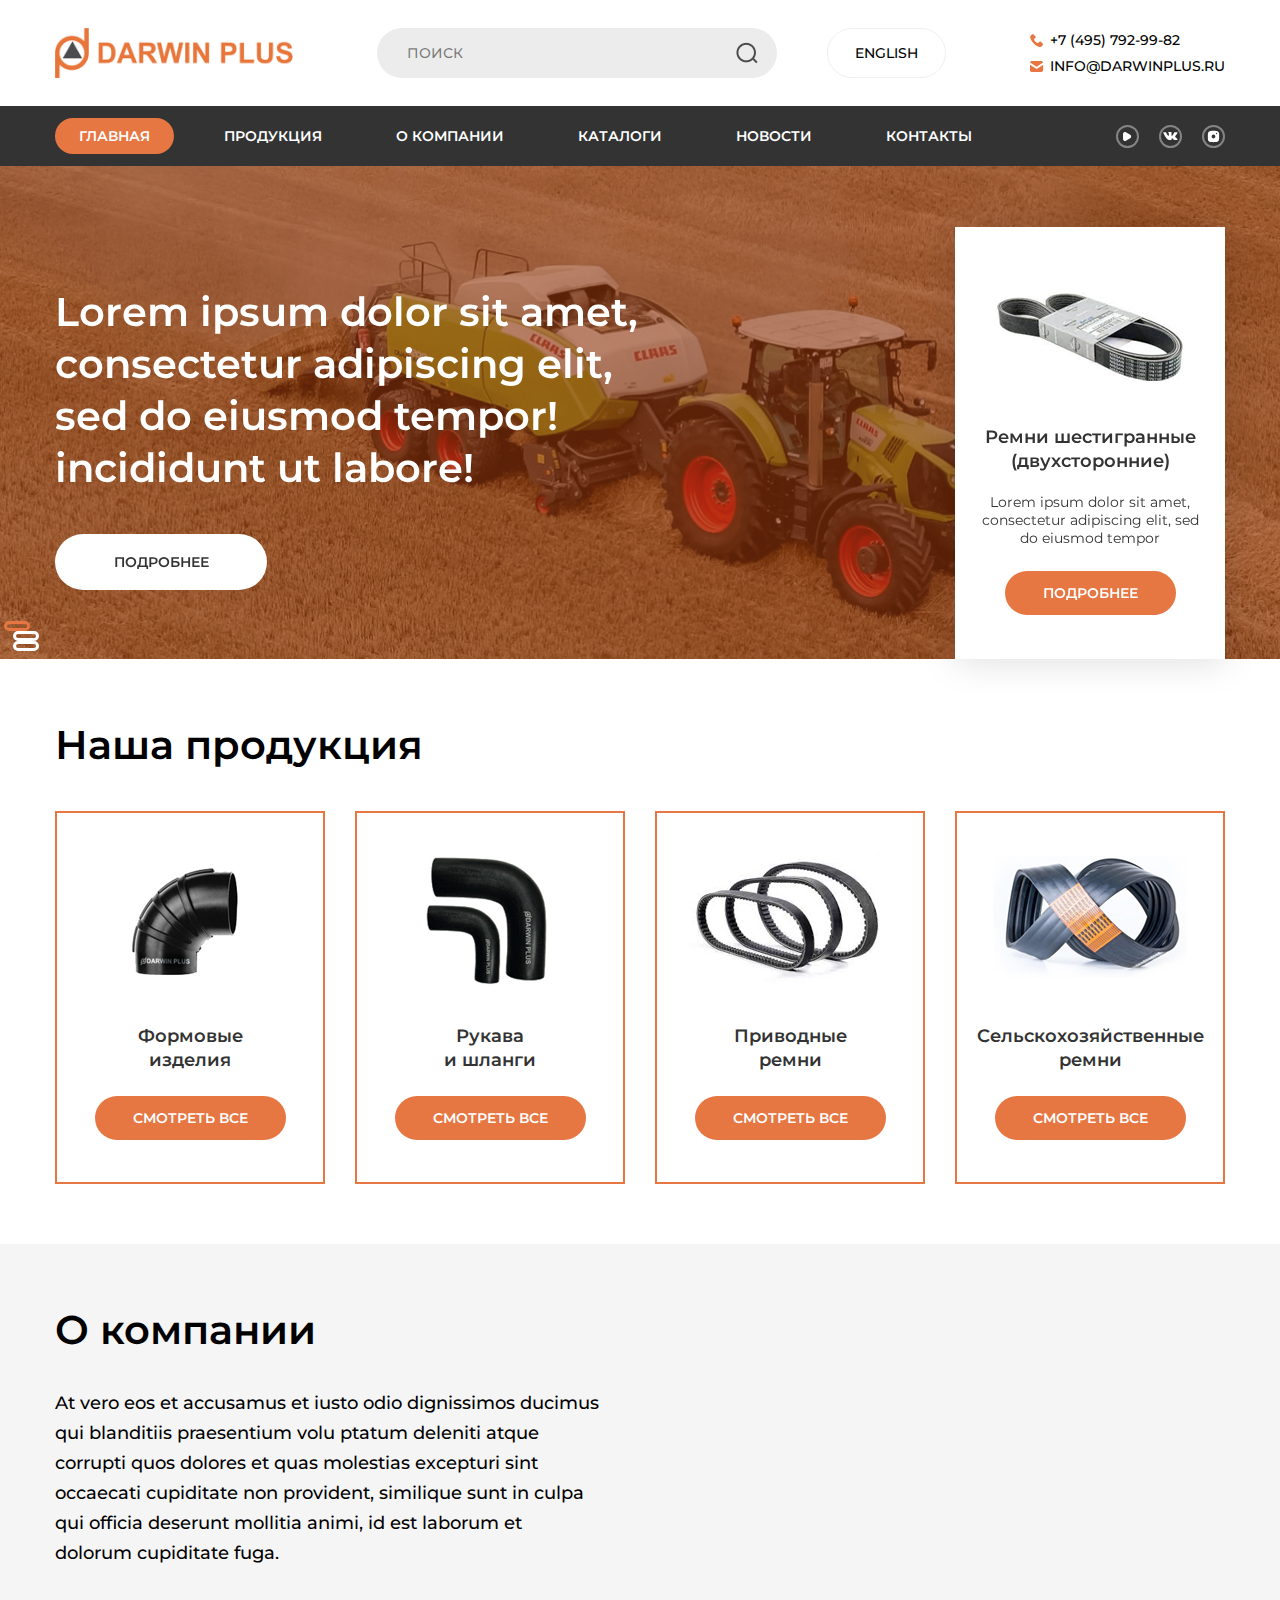
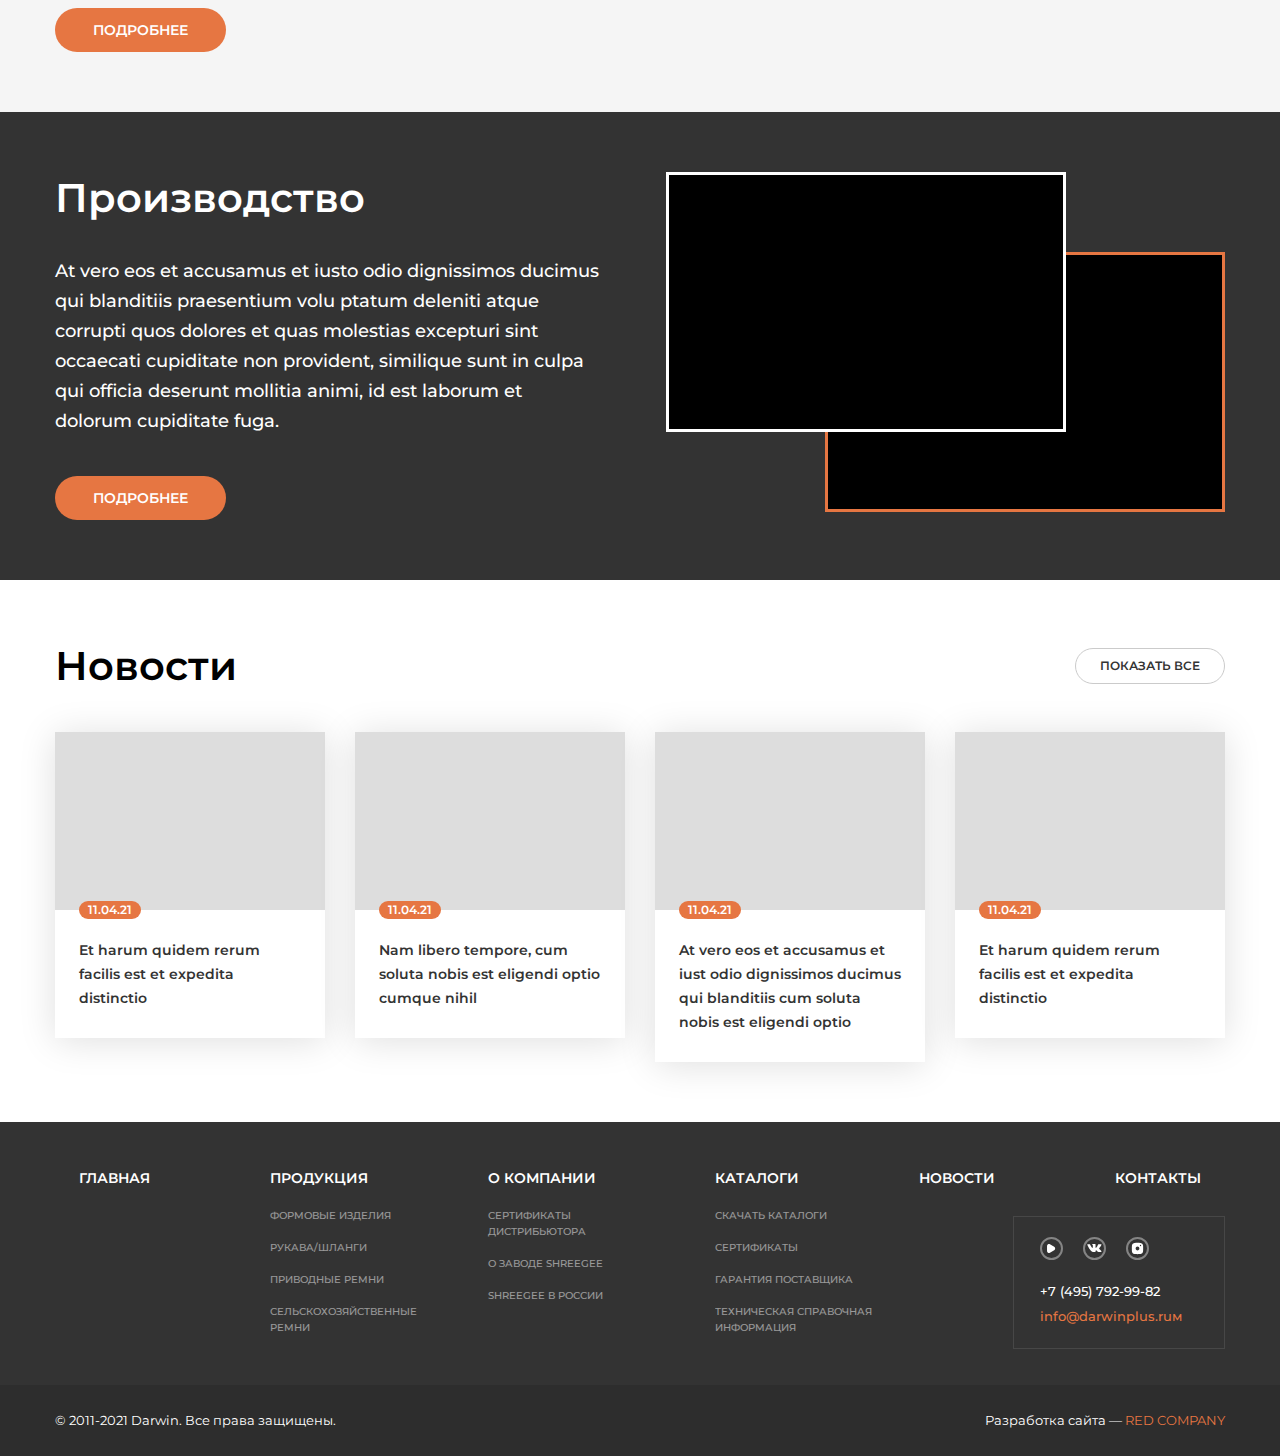
<file: index.html>
<!DOCTYPE html>
<html lang="ru">
	<head>
		<meta http-equiv="Content-Type" content="text/html; charset=utf-8">

		<!-- Адаптирование страницы для мобильных устройств -->
		<meta name="viewport" content="width=device-width, initial-scale=1, maximum-scale=1">

		<!-- Запрет распознования номера телефона -->
		<meta name="format-detection" content="telephone=no">
		<meta name="SKYPE_TOOLBAR" content ="SKYPE_TOOLBAR_PARSER_COMPATIBLE">

		<!-- Заголовок страницы -->
		<title>Заголовок страницы</title>

		<!-- Данное значение часто используют(использовали) поисковые системы -->
		<meta name="description" content="">
		<meta name="keywords" content="">

		<!-- Изменение цвета панели моб. браузера -->
		<meta name="msapplication-TileColor" content="#e67642">
		<meta name="theme-color" content="#e67642">

		<!-- Подключение шрифтов с гугла -->
		<link rel="preconnect" href="https://fonts.gstatic.com">
		<link href="https://fonts.googleapis.com/css2?family=Montserrat:ital,wght@0,100;0,200;0,300;0,400;0,500;0,600;0,700;0,800;0,900;1,100;1,200;1,300;1,400;1,500;1,600;1,700;1,800;1,900&display=swap" rel="stylesheet">

		<!-- Подключение файлов стилей -->
		<link rel="stylesheet" href="https://unpkg.com/swiper/swiper-bundle.min.css">
		<link rel="stylesheet" href="css/swiper.css">
		<link rel="stylesheet" href="css/fancybox.css">
		<link rel="stylesheet" href="css/styles.css">

		<link rel="stylesheet" href="css/response_1217.css" media="print, (max-width: 1217px)">
		<link rel="stylesheet" href="css/response_1023.css" media="print, (max-width: 1023px)">
		<link rel="stylesheet" href="css/response_767.css" media="print, (max-width: 767px)">
		<link rel="stylesheet" href="css/response_479.css" media="(max-width: 479px)">
	</head>

	<body>
		<div class="wrap">
			<div class="main">
				<header>
					<button class="close"></button>

					<div class="mob_scroll">
						<div class="info">
							<div class="cont row">
								<div class="logo">
									<img src="images/logo.png" alt="">
								</div>

								<div class="search">
									<form action="">
										<input type="text" name="" value="" class="input" placeholder="Поиск">

										<button type="submit" class="submit_btn">
											<img src="images/ic_search.png" alt="">
										</button>
									</form>
								</div>

								<div class="langs">
									<a href="/">ENGlish</a>
								</div>

								<div class="contacts">
									<div class="phone">
										<img src="images/ic_phone.svg" alt="" class="icon">
										<a href="tel:+74957929982">+7 (495) 792-99-82</a>
									</div>

									<div class="email">
										<img src="images/ic_email.svg" alt="" class="icon">
										<a href="mailto:info@darwinplus.ru">info@darwinplus.ru</a>
									</div>
								</div>
							</div>
						</div>


						<div class="bottom">
							<div class="cont row">
								<nav class="menu row">
									<div class="item">
										<a class="active">Главная</a>
									</div>

									<div class="item">
										<a href="/" class="sub_link">Продукция</a>

										<div class="sub_menu">
											<div><a href="/">Формовые изделия</a></div>
											<div><a href="/">Рукава/шланги</a></div>
											<div><a href="/">Приводные ремни</a></div>
											<div><a href="/">Сельскохозяйственные<br> ремни</a></div>
										</div>
									</div>

									<div class="item">
										<a href="/" class="sub_link">О компании</a>

										<div class="sub_menu">
											<div><a href="/">Сертификаты<br> дистрибьютора</a></div>
											<div><a href="/">О заводе ShreeGee</a></div>
											<div><a href="/">ShreeGee в России</a></div>
										</div>
									</div>

									<div class="item">
										<a href="/" class="sub_link">Каталоги</a>

										<div class="sub_menu">
											<div><a href="/">Скачать каталоги</a></div>
											<div><a href="/">Сертификаты</a></div>
											<div><a href="/">Гарантия Поставщика</a></div>
											<div><a href="/">Техническая справочная<br> информация</a></div>
										</div>
									</div>

									<div class="item">
										<a href="/">Новости</a>
									</div>

									<div class="item">
										<a href="/">Контакты</a>
									</div>
								</nav>

								<div class="socials">
									<a href="/" target="_blank" rel="noopener nofollow">
										<img src="images/ic_video.svg" alt="">
									</a>

									<a href="/" target="_blank" rel="noopener nofollow">
										<img src="images/ic_vkotnakte.svg" alt="">
									</a>

									<a href="/" target="_blank" rel="noopener nofollow">
										<img src="images/ic_instagram.svg" alt="">
									</a>
								</div>
							</div>
						</div>
					</div>
				</header>


				<section class="mob_header">
					<div class="cont">
						<div class="logo">
							<img src="images/logo.png" alt="">
						</div>

						<div class="contacts">
							<div class="phone">
								<img src="images/ic_phone.svg" alt="" class="icon">
								<a href="tel:+74957929982">+7 (495) 792-99-82</a>
							</div>

							<div class="email">
								<img src="images/ic_email.svg" alt="" class="icon">
								<a href="mailto:info@darwinplus.ru">info@darwinplus.ru</a>
							</div>
						</div>

						<div class="search modal_cont">
							<button class="btn mini_modal_btn" data-modal-id="#mob_search_modal">
								<img src="images/ic_search.png" alt="">
							</button>

							<div class="mini_modal" id="mob_search_modal">
								<form action="">
									<input type="text" name="" value="" class="input" placeholder="Поиск">

									<button type="submit" class="submit_btn">
										<img src="images/ic_search.png" alt="">
									</button>
								</form>
							</div>
						</div>

						<button class="mob_menu_btn">
							<span></span>
						</button>
					</div>
				</section>


				<section class="main_slider block">
					<div class="swiper-container">
						<div class="swiper-wrapper">
							<div class="slide swiper-slide">
								<div class="cont">
									<div class="info">
										<div class="title">Lorem ipsum dolor sit amet, consectetur adipiscing elit, sed do eiusmod tempor! incididunt ut labore!</div>

										<a href="/" class="link">Подробнее</a>
									</div>
								</div>

								<div class="bg lozad" data-background-image="images/tmp/main_slider_img.jpg"></div>
							</div>

							<div class="slide swiper-slide">
								<div class="cont">
									<div class="info">
										<div class="title">Lorem ipsum dolor sit amet, consectetur adipiscing elit, sed do eiusmod tempor! incididunt ut labore!</div>

										<a href="/" class="link">Подробнее</a>
									</div>
								</div>

								<div class="bg lozad" data-background-image="images/tmp/main_slider_img.jpg"></div>
							</div>

							<div class="slide swiper-slide">
								<div class="cont">
									<div class="info">
										<div class="title">Lorem ipsum dolor sit amet, consectetur adipiscing elit, sed do eiusmod tempor! incididunt ut labore!</div>

										<a href="/" class="link">Подробнее</a>
									</div>
								</div>

								<div class="bg lozad" data-background-image="images/tmp/main_slider_img.jpg"></div>
							</div>
						</div>

						<div class="swiper-pagination"></div>
					</div>


					<div class="products promo_products">
						<div class="swiper-container">
							<div class="swiper-wrapper">
								<div class="swiper-slide">
									<div class="product">
										<a href="/" class="thumb">
											<div><img data-src="images/tmp/product_thumb.jpg" alt="" class="lozad"></div>
										</a>

										<div class="name">
											<a href="/">Ремни шестигранные (двухсторонние)</a>
										</div>

										<div class="desc">Lorem ipsum dolor sit amet, consectetur adipiscing elit, sed do eiusmod tempor</div>

										<a href="/" class="details">Подробнее</a>
									</div>
								</div>

								<div class="swiper-slide">
									<div class="product">
										<a href="/" class="thumb">
											<div><img data-src="images/tmp/product_thumb2.jpg" alt="" class="lozad"></div>
										</a>

										<div class="name">
											<a href="/">Ремни классического сечения</a>
										</div>

										<div class="desc">Lorem ipsum dolor sit amet, consectetur adipiscing elit, sed do eiusmod tempor</div>

										<a href="/" class="details">Подробнее</a>
									</div>
								</div>

								<div class="swiper-slide">
									<div class="product">
										<a href="/" class="thumb">
											<div><img data-src="images/tmp/product_thumb3.jpg" alt="" class="lozad"></div>
										</a>

										<div class="name">
											<a href="/">Ремни узкого сечения DIN</a>
										</div>

										<div class="desc">Lorem ipsum dolor sit amet, consectetur adipiscing elit, sed do eiusmod tempor</div>

										<a href="/" class="details">Подробнее</a>
									</div>
								</div>
							</div>
						</div>
					</div>
				</section>


				<section class="categories_wall block">
					<div class="cont">
						<div class="block_head">
							<div class="title">Наша продукция</div>
						</div>

						<div class="row">
							<a href="/" class="category">
								<div class="thumb">
									<div><img data-src="images/tmp/category_thumb.jpg" alt="" class="lozad"></div>
								</div>

								<div class="name">Формовые<br> изделия</div>

								<div class="btn">Смотреть все</div>
							</a>

							<a href="/" class="category">
								<div class="thumb">
									<div><img data-src="images/tmp/category_thumb2.jpg" alt="" class="lozad"></div>
								</div>

								<div class="name">Рукава<br> и шланги</div>

								<div class="btn">Смотреть все</div>
							</a>

							<a href="/" class="category">
								<div class="thumb">
									<div><img data-src="images/tmp/category_thumb3.jpg" alt="" class="lozad"></div>
								</div>

								<div class="name">Приводные<br> ремни</div>

								<div class="btn">Смотреть все</div>
							</a>

							<a href="/" class="category">
								<div class="thumb">
									<div><img data-src="images/tmp/category_thumb4.jpg" alt="" class="lozad"></div>
								</div>

								<div class="name">Сельскохозяйственные ремни</div>

								<div class="btn">Смотреть все</div>
							</a>
						</div>
					</div>
				</section>


				<section class="about_block">
					<div class="cont">
						<div class="block_head">
							<div class="title">О компании</div>

							<div class="desc text_block">
								<p>At vero eos et accusamus et iusto odio dignissimos ducimus qui blanditiis praesentium volu ptatum deleniti atque corrupti quos dolores et quas molestias excepturi sint occaecati cupiditate non provident, similique sunt in culpa qui officia deserunt mollitia animi, id est laborum et dolorum cupiditate fuga.</p>
							</div>

							<a href="/" class="link">Подробнее</a>
						</div>
					</div>

					<div class="bg lozad" data-background-image="images/bg_about_block.png"></div>
				</section>


				<section class="production block">
					<div class="cont row">
						<div class="block_head white">
							<div class="title">Производство</div>

							<div class="desc text_block">
								<p>At vero eos et accusamus et iusto odio dignissimos ducimus qui blanditiis praesentium volu ptatum deleniti atque corrupti quos dolores et quas molestias excepturi sint occaecati cupiditate non provident, similique sunt in culpa qui officia deserunt mollitia animi, id est laborum et dolorum cupiditate fuga.</p>
							</div>

							<a href="/" class="link">Подробнее</a>
						</div>

						<div class="images">
							<div><img data-src="images/tmp/production_img1.jpg" alt="" class="lozad"></div>
							<div><img data-src="images/tmp/production_img2.jpg" alt="" class="lozad"></div>
						</div>
					</div>

					<div class="bg lozad" data-background-image="images/bg_production.jpg"></div>
				</section>


				<section class="articles block">
					<div class="cont">
						<div class="block_head">
							<div class="title">Новости</div>

							<div class="all_link">
								<a href="/">Показать все</a>
							</div>
						</div>

						<div class="row masonry">
							<a href="/" class="article">
								<div href="/" class="thumb">
									<img data-src="images/tmp/article_thumb.jpg" alt="" class="lozad">
								</div>

								<div class="info">
									<div class="date">11.04.21</div>

									<div class="name">Et harum quidem rerum facilis est et expedita distinctio</div>
								</div>
							</a>

							<a href="/" class="article">
								<div href="/" class="thumb">
									<img data-src="images/tmp/article_thumb2.jpg" alt="" class="lozad">
								</div>

								<div class="info">
									<div class="date">11.04.21</div>

									<div class="name">Nam libero tempore, cum soluta nobis est eligendi optio cumque nihil</div>
								</div>
							</a>

							<a href="/" class="article">
								<div href="/" class="thumb">
									<img data-src="images/tmp/article_thumb3.jpg" alt="" class="lozad">
								</div>

								<div class="info">
									<div class="date">11.04.21</div>

									<div class="name">At vero eos et accusamus et iust odio dignissimos ducimus qui blanditiis cum soluta nobis est eligendi optio</div>
								</div>
							</a>

							<a href="/" class="article tablet_hide">
								<div href="/" class="thumb">
									<img data-src="images/tmp/article_thumb4.jpg" alt="" class="lozad">
								</div>

								<div class="info">
									<div class="date">11.04.21</div>

									<div class="name">Et harum quidem rerum facilis est et expedita distinctio</div>
								</div>
							</a>
						</div>
					</div>
				</section>
			</div>


			<footer>
				<div class="info">
					<div class="cont">
						<nav class="menu row">
							<div class="item">
								<a href="/">Главная</a>
							</div>

							<div class="item">
								<a href="/" class="sub_link">Продукция</a>

								<div class="sub_menu">
									<div><a href="/">Формовые изделия</a></div>
									<div><a href="/">Рукава/шланги</a></div>
									<div><a href="/">Приводные ремни</a></div>
									<div><a href="/">Сельскохозяйственные<br> ремни</a></div>
								</div>
							</div>

							<div class="item">
								<a href="/" class="sub_link">О компании</a>

								<div class="sub_menu">
									<div><a href="/">Сертификаты<br> дистрибьютора</a></div>
									<div><a href="/">О заводе ShreeGee</a></div>
									<div><a href="/">ShreeGee в России</a></div>
								</div>
							</div>

							<div class="item">
								<a href="/" class="sub_link">Каталоги</a>

								<div class="sub_menu">
									<div><a href="/">Скачать каталоги</a></div>
									<div><a href="/">Сертификаты</a></div>
									<div><a href="/">Гарантия Поставщика</a></div>
									<div><a href="/">Техническая справочная<br> информация</a></div>
								</div>
							</div>

							<div class="item">
								<a href="/">Новости</a>
							</div>

							<div class="item">
								<a href="/">Контакты</a>
							</div>
						</nav>


						<div class="contacts">
							<div class="socials">
								<a href="/" target="_blank" rel="noopener nofollow">
									<img src="images/ic_video.svg" alt="">
								</a>

								<a href="/" target="_blank" rel="noopener nofollow">
									<img src="images/ic_vkotnakte.svg" alt="">
								</a>

								<a href="/" target="_blank" rel="noopener nofollow">
									<img src="images/ic_instagram.svg" alt="">
								</a>
							</div>

							<div class="phone">
								<a href="tel:+74957929982">+7 (495) 792-99-82</a>
							</div>

							<div class="email">
								<a href="mailto:info@darwinplus.ruм">info@darwinplus.ruм</a>
							</div>
						</div>
					</div>
				</div>


				<div class="bottom">
					<div class="cont row">
						<div class="copyright">&copy; 2011-2021 Darwin.  Все права защищены.</div>

						<div class="creator">
							<a href="/" target="_blank">Разработка сайта — <span>RED COMPANY</span></a>
						</div>
					</div>
				</div>
			</footer>


			<div class="overlay"></div>
		</div>


		<div class="supports_error">
			Ваш браузер устарел рекомендуем обновить его до последней версии<br> или использовать другой более современный.
		</div>


		<!-- Подключение javascript файлов -->
		<script src="js/jquery-3.5.0.min.js"></script>
		<script src="js/lozad.min.js"></script>
		<script src="https://unpkg.com/swiper/swiper-bundle.min.js"></script>
		<script src="js/inputmask.min.js"></script>
		<script src="js/masonry.min.js"></script>
		<script src="js/fancybox.min.js"></script>
		<script src="js/functions.js"></script>
		<script src="js/scripts.js"></script>
	</body>
</html>
</file>
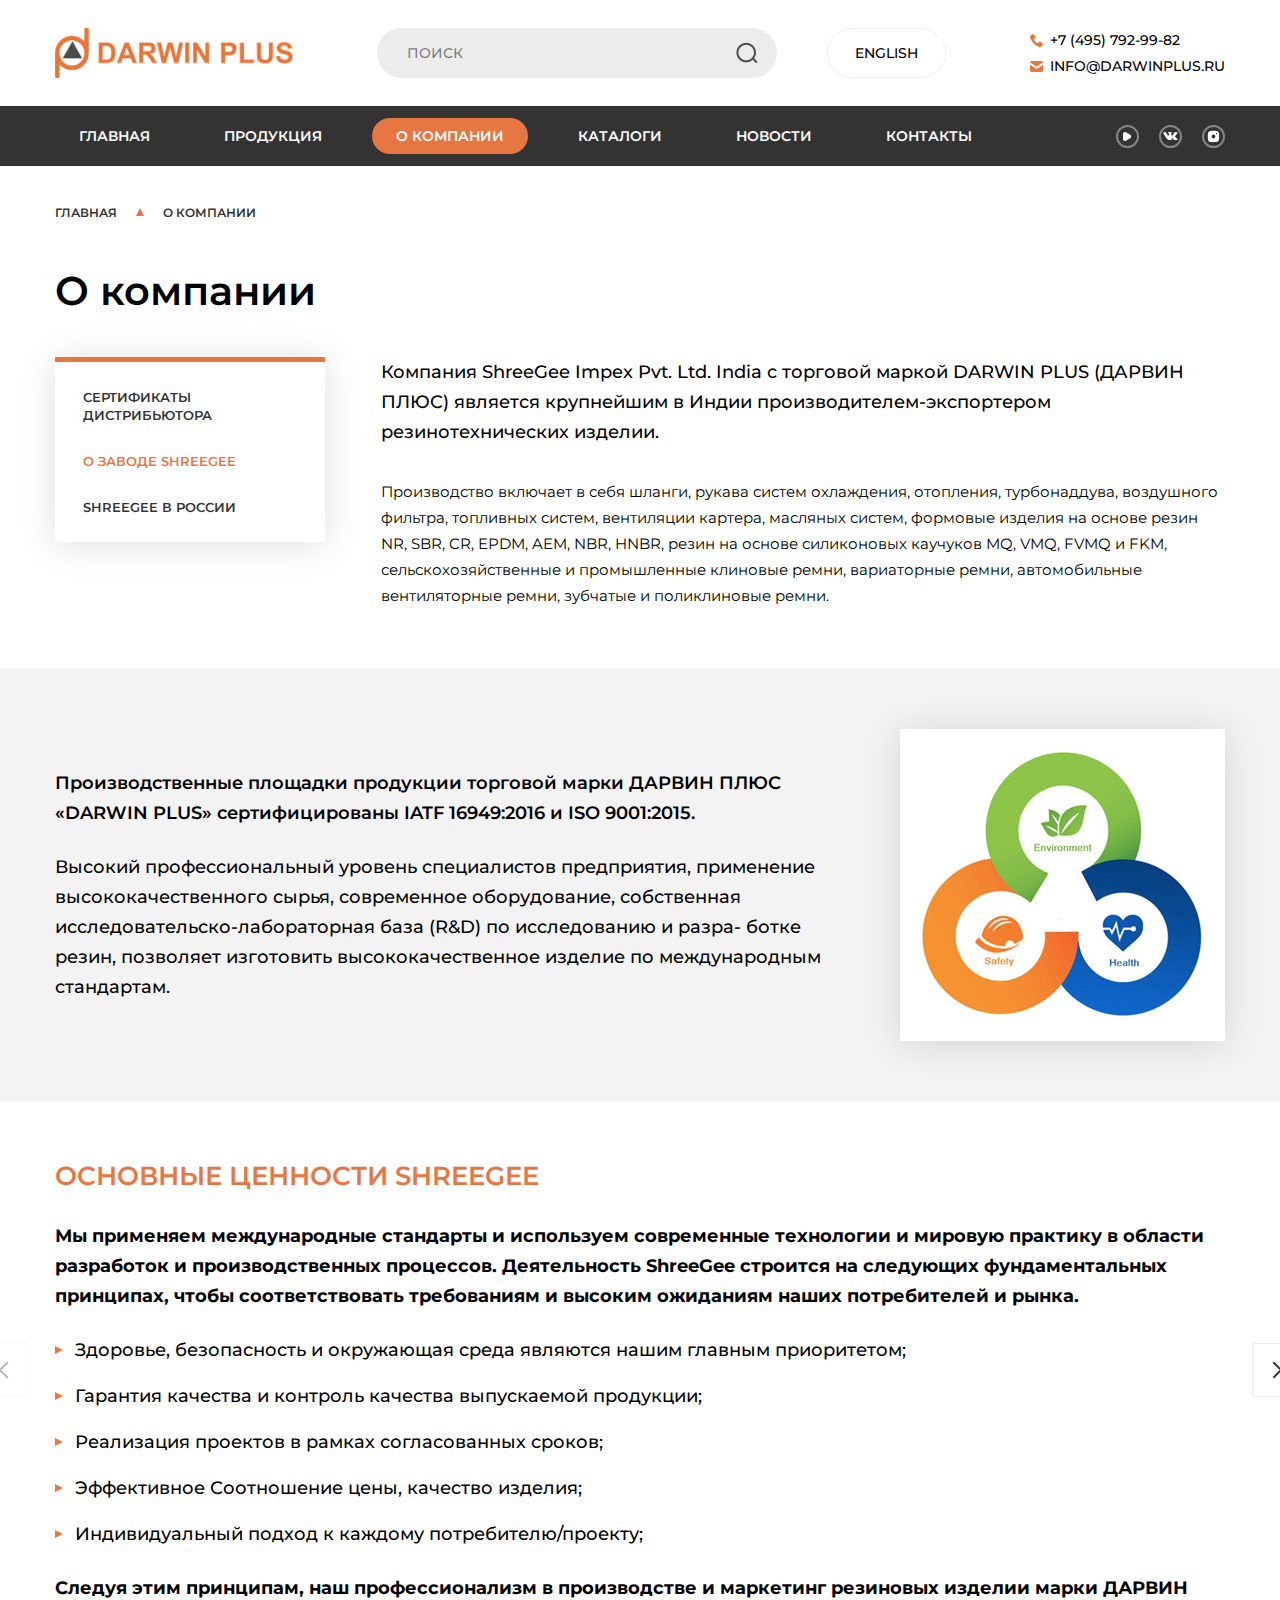
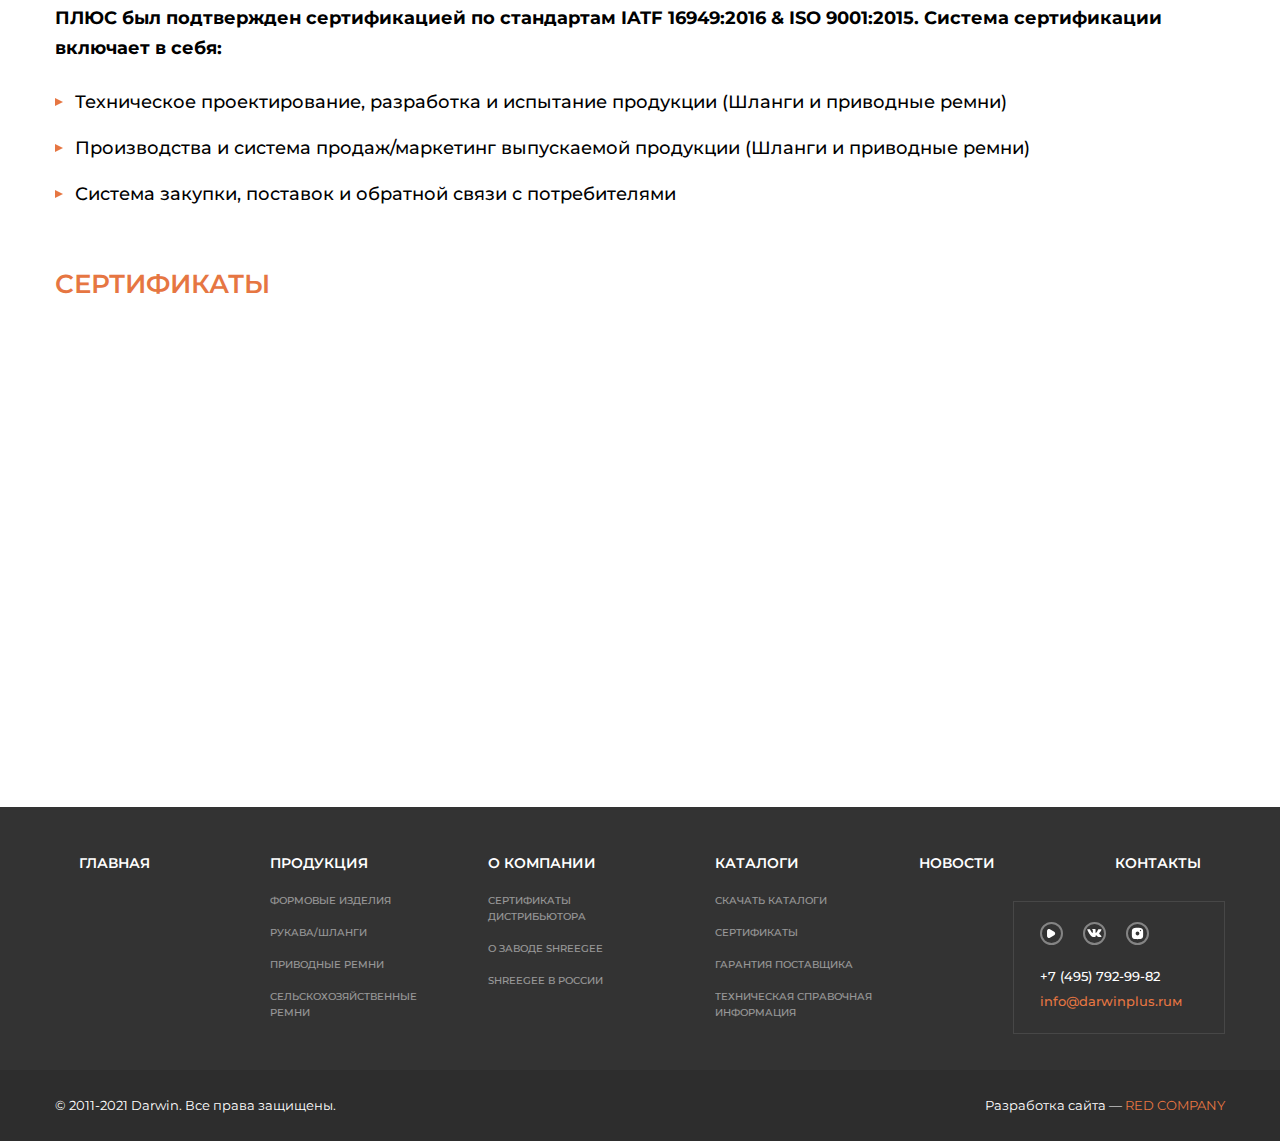
<file: about.html>
<!DOCTYPE html>
<html lang="ru">
	<head>
		<meta http-equiv="Content-Type" content="text/html; charset=utf-8">

		<!-- Адаптирование страницы для мобильных устройств -->
		<meta name="viewport" content="width=device-width, initial-scale=1, maximum-scale=1">

		<!-- Запрет распознования номера телефона -->
		<meta name="format-detection" content="telephone=no">
		<meta name="SKYPE_TOOLBAR" content ="SKYPE_TOOLBAR_PARSER_COMPATIBLE">

		<!-- Заголовок страницы -->
		<title>Заголовок страницы</title>

		<!-- Данное значение часто используют(использовали) поисковые системы -->
		<meta name="description" content="">
		<meta name="keywords" content="">

		<!-- Изменение цвета панели моб. браузера -->
		<meta name="msapplication-TileColor" content="#e67642">
		<meta name="theme-color" content="#e67642">

		<!-- Подключение шрифтов с гугла -->
		<link rel="preconnect" href="https://fonts.gstatic.com">
		<link href="https://fonts.googleapis.com/css2?family=Montserrat:ital,wght@0,100;0,200;0,300;0,400;0,500;0,600;0,700;0,800;0,900;1,100;1,200;1,300;1,400;1,500;1,600;1,700;1,800;1,900&display=swap" rel="stylesheet">

		<!-- Подключение файлов стилей -->
		<link rel="stylesheet" href="https://unpkg.com/swiper/swiper-bundle.min.css">
		<link rel="stylesheet" href="css/swiper.css">
		<link rel="stylesheet" href="css/fancybox.css">
		<link rel="stylesheet" href="css/styles.css">

		<link rel="stylesheet" href="css/response_1217.css" media="print, (max-width: 1217px)">
		<link rel="stylesheet" href="css/response_1023.css" media="print, (max-width: 1023px)">
		<link rel="stylesheet" href="css/response_767.css" media="print, (max-width: 767px)">
		<link rel="stylesheet" href="css/response_479.css" media="(max-width: 479px)">
	</head>

	<body>
		<div class="wrap">
			<div class="main">
				<header>
					<button class="close"></button>

					<div class="mob_scroll">
						<div class="info">
							<div class="cont row">
								<div class="logo">
									<img src="images/logo.png" alt="">
								</div>

								<div class="search">
									<form action="">
										<input type="text" name="" value="" class="input" placeholder="Поиск">

										<button type="submit" class="submit_btn">
											<img src="images/ic_search.png" alt="">
										</button>
									</form>
								</div>

								<div class="langs">
									<a href="/">ENGlish</a>
								</div>

								<div class="contacts">
									<div class="phone">
										<img src="images/ic_phone.svg" alt="" class="icon">
										<a href="tel:+74957929982">+7 (495) 792-99-82</a>
									</div>

									<div class="email">
										<img src="images/ic_email.svg" alt="" class="icon">
										<a href="mailto:info@darwinplus.ru">info@darwinplus.ru</a>
									</div>
								</div>
							</div>
						</div>


						<div class="bottom">
							<div class="cont row">
								<nav class="menu row">
									<div class="item">
										<a href="/">Главная</a>
									</div>

									<div class="item">
										<a href="/" class="sub_link">Продукция</a>

										<div class="sub_menu">
											<div><a href="/">Формовые изделия</a></div>
											<div><a href="/">Рукава/шланги</a></div>
											<div><a href="/">Приводные ремни</a></div>
											<div><a href="/">Сельскохозяйственные<br> ремни</a></div>
										</div>
									</div>

									<div class="item">
										<a href="/" class="sub_link active">О компании</a>

										<div class="sub_menu">
											<div><a href="/">Сертификаты<br> дистрибьютора</a></div>
											<div><a href="/">О заводе ShreeGee</a></div>
											<div><a href="/">ShreeGee в России</a></div>
										</div>
									</div>

									<div class="item">
										<a href="/" class="sub_link">Каталоги</a>

										<div class="sub_menu">
											<div><a href="/">Скачать каталоги</a></div>
											<div><a href="/">Сертификаты</a></div>
											<div><a href="/">Гарантия Поставщика</a></div>
											<div><a href="/">Техническая справочная<br> информация</a></div>
										</div>
									</div>

									<div class="item">
										<a href="/">Новости</a>
									</div>

									<div class="item">
										<a href="/">Контакты</a>
									</div>
								</nav>

								<div class="socials">
									<a href="/" target="_blank" rel="noopener nofollow">
										<img src="images/ic_video.svg" alt="">
									</a>

									<a href="/" target="_blank" rel="noopener nofollow">
										<img src="images/ic_vkotnakte.svg" alt="">
									</a>

									<a href="/" target="_blank" rel="noopener nofollow">
										<img src="images/ic_instagram.svg" alt="">
									</a>
								</div>
							</div>
						</div>
					</div>
				</header>


				<section class="mob_header">
					<div class="cont">
						<div class="logo">
							<img src="images/logo.png" alt="">
						</div>

						<div class="contacts">
							<div class="phone">
								<img src="images/ic_phone.svg" alt="" class="icon">
								<a href="tel:+74957929982">+7 (495) 792-99-82</a>
							</div>

							<div class="email">
								<img src="images/ic_email.svg" alt="" class="icon">
								<a href="mailto:info@darwinplus.ru">info@darwinplus.ru</a>
							</div>
						</div>

						<div class="search modal_cont">
							<button class="btn mini_modal_btn" data-modal-id="#mob_search_modal">
								<img src="images/ic_search.png" alt="">
							</button>

							<div class="mini_modal" id="mob_search_modal">
								<form action="">
									<input type="text" name="" value="" class="input" placeholder="Поиск">

									<button type="submit" class="submit_btn">
										<img src="images/ic_search.png" alt="">
									</button>
								</form>
							</div>
						</div>

						<button class="mob_menu_btn">
							<span></span>
						</button>
					</div>
				</section>


				<section class="page_head">
					<div class="cont">
						<div class="breadcrumbs">
							<a href="/">Главная</a> <span class="sep"></span>
							<span class="current">О компании</span>
						</div>

						<h1 class="page_title">О компании</h1>
					</div>
				</section>


				<section class="about_info">
					<section class="content_flex block">
						<div class="cont row">
							<aside>
								<div class="links">
									<div><a href="/">Сертификаты дистрибьютора</a></div>
									<div><a class="active">О заводе ShreeGee</a></div>
									<div><a href="/">ShreeGee в России</a></div>
								</div>
							</aside>


							<section class="content">
								<div class="text_block">
									<p class="big">Компания ShreeGee Impex Pvt. Ltd. India с торговой маркой DARWIN PLUS (ДАРВИН ПЛЮC) является крупнейшим в Индии производителем-экспортером резинотехнических изделии.</p>

									<p>Производство включает в себя шланги, рукава систем охлаждения, отопления, турбонаддува, воздушного фильтра, топливных систем, вентиляции картера, масляных систем, формовые изделия на основе резин NR, SBR, CR, EPDM, AEM, NBR, HNBR, резин на основе силиконовых каучуков MQ, VMQ, FVMQ и FKM, сельскохозяйственные и промышленные клиновые ремни, вариаторные ремни, автомобильные вентиляторные ремни, зубчатые и поликлиновые ремни.</p>
								</div>
							</section>
						</div>
					</section>


					<section class="information block">
						<div class="cont row">
							<div class="text_block">
								<p style="font-weight: 600;">Производственные площадки продукции торговой марки ДАРВИН ПЛЮС «DARWIN PLUS» сертифицированы IATF 16949:2016 и ISO 9001:2015.</p>

								<p>Высокий профессиональный уровень специалистов предприятия, применение высококачественного сырья, современное оборудование, собственная исследовательско-лабораторная база (R&D) по исследованию и разра- ботке резин, позволяет изготовить высококачественное изделие по международным стандартам.</p>
							</div>

							<img data-src="images/tmp/about_info_information_img.jpg" alt="" class="img lozad">
						</div>
					</section>


					<section class="values block">
						<div class="cont">
							<div class="block_title">Основные ценности ShreeGee</div>

							<div class="text_block">
								<p><b>Мы применяем международные стандарты и используем современные технологии и мировую практику в области разработок и производственных процессов. Деятельность ShreeGee строится на следующих фундаментальных принципах, чтобы соответствовать требованиям и высоким ожиданиям наших потребителей и рынка.</b></p>

								<ul>
									<li>Здоровье, безопасность и окружающая среда являются нашим главным приоритетом;</li>
									<li>Гарантия качества и контроль качества выпускаемой продукции;</li>
									<li>Реализация проектов в рамках согласованных сроков;</li>
									<li>Эффективное Соотношение цены, качество изделия;</li>
									<li>Индивидуальный подход к каждому потребителю/проекту;</li>
								</ul>

								<p><b>Следуя этим принципам, наш профессионализм в производстве и маркетинг резиновых изделии марки ДАРВИН ПЛЮС был подтвержден сертификацией по стандартам IATF 16949:2016 & ISO 9001:2015. Система сертификации включает в себя:</b></p>

								<ul>
									<li>Техническое проектирование, разработка и испытание продукции (Шланги и приводные ремни)</li>
									<li>Производства и система продаж/маркетинг выпускаемой продукции (Шланги и приводные ремни)</li>
									<li>Система закупки, поставок и обратной связи с потребителями</li>
								</ul>
							</div>
						</div>
					</section>


					<section class="certs block">
						<div class="cont">
							<div class="block_title">Сертификаты</div>

							<div class="swiper-container">
								<div class="swiper-wrapper">
									<div class="slide swiper-slide">
										<a href="images/tmp/cert_thumb.jpg" class="cert fancy_img" data-dancybox="certs">
											<div class="thumb">
												<img data-src="images/tmp/cert_thumb.jpg" alt="" class="lozad">
											</div>

											<div class="name">Сертификат соотвествия РСТ-1243</div>
										</a>
									</div>

									<div class="slide swiper-slide">
										<a href="images/tmp/cert_thumb2.jpg" class="cert fancy_img" data-dancybox="certs">
											<div class="thumb">
												<img data-src="images/tmp/cert_thumb2.jpg" alt="" class="lozad">
											</div>

											<div class="name">Сертификат соотвествия РСТ-1243</div>
										</a>
									</div>

									<div class="slide swiper-slide">
										<a href="images/tmp/cert_thumb.jpg" class="cert fancy_img" data-dancybox="certs">
											<div class="thumb">
												<img data-src="images/tmp/cert_thumb.jpg" alt="" class="lozad">
											</div>

											<div class="name">Сертификат соотвествия РСТ-1243</div>
										</a>
									</div>

									<div class="slide swiper-slide">
										<a href="images/tmp/cert_thumb2.jpg" class="cert fancy_img" data-dancybox="certs">
											<div class="thumb">
												<img data-src="images/tmp/cert_thumb2.jpg" alt="" class="lozad">
											</div>

											<div class="name">Сертификат соотвествия РСТ-1243</div>
										</a>
									</div>

									<div class="slide swiper-slide">
										<a href="images/tmp/cert_thumb.jpg" class="cert fancy_img" data-dancybox="certs">
											<div class="thumb">
												<img data-src="images/tmp/cert_thumb.jpg" alt="" class="lozad">
											</div>

											<div class="name">Сертификат соотвествия РСТ-1243</div>
										</a>
									</div>

									<div class="slide swiper-slide">
										<a href="images/tmp/cert_thumb2.jpg" class="cert fancy_img" data-dancybox="certs">
											<div class="thumb">
												<img data-src="images/tmp/cert_thumb2.jpg" alt="" class="lozad">
											</div>

											<div class="name">Сертификат соотвествия РСТ-1243</div>
										</a>
									</div>
								</div>

								<div class="swiper-button-prev"></div>
								<div class="swiper-button-next"></div>
							</div>
						</div>
					</section>
				</section>
			</div>


			<footer>
				<div class="info">
					<div class="cont">
						<nav class="menu row">
							<div class="item">
								<a href="/">Главная</a>
							</div>

							<div class="item">
								<a href="/" class="sub_link">Продукция</a>

								<div class="sub_menu">
									<div><a href="/">Формовые изделия</a></div>
									<div><a href="/">Рукава/шланги</a></div>
									<div><a href="/">Приводные ремни</a></div>
									<div><a href="/">Сельскохозяйственные<br> ремни</a></div>
								</div>
							</div>

							<div class="item">
								<a href="/" class="sub_link">О компании</a>

								<div class="sub_menu">
									<div><a href="/">Сертификаты<br> дистрибьютора</a></div>
									<div><a href="/">О заводе ShreeGee</a></div>
									<div><a href="/">ShreeGee в России</a></div>
								</div>
							</div>

							<div class="item">
								<a href="/" class="sub_link">Каталоги</a>

								<div class="sub_menu">
									<div><a href="/">Скачать каталоги</a></div>
									<div><a href="/">Сертификаты</a></div>
									<div><a href="/">Гарантия Поставщика</a></div>
									<div><a href="/">Техническая справочная<br> информация</a></div>
								</div>
							</div>

							<div class="item">
								<a href="/">Новости</a>
							</div>

							<div class="item">
								<a href="/">Контакты</a>
							</div>
						</nav>


						<div class="contacts">
							<div class="socials">
								<a href="/" target="_blank" rel="noopener nofollow">
									<img src="images/ic_video.svg" alt="">
								</a>

								<a href="/" target="_blank" rel="noopener nofollow">
									<img src="images/ic_vkotnakte.svg" alt="">
								</a>

								<a href="/" target="_blank" rel="noopener nofollow">
									<img src="images/ic_instagram.svg" alt="">
								</a>
							</div>

							<div class="phone">
								<a href="tel:+74957929982">+7 (495) 792-99-82</a>
							</div>

							<div class="email">
								<a href="mailto:info@darwinplus.ruм">info@darwinplus.ruм</a>
							</div>
						</div>
					</div>
				</div>


				<div class="bottom">
					<div class="cont row">
						<div class="copyright">&copy; 2011-2021 Darwin.  Все права защищены.</div>

						<div class="creator">
							<a href="/" target="_blank">Разработка сайта — <span>RED COMPANY</span></a>
						</div>
					</div>
				</div>
			</footer>


			<div class="overlay"></div>
		</div>


		<div class="supports_error">
			Ваш браузер устарел рекомендуем обновить его до последней версии<br> или использовать другой более современный.
		</div>


		<!-- Подключение javascript файлов -->
		<script src="js/jquery-3.5.0.min.js"></script>
		<script src="js/lozad.min.js"></script>
		<script src="https://unpkg.com/swiper/swiper-bundle.min.js"></script>
		<script src="js/inputmask.min.js"></script>
		<script src="js/masonry.min.js"></script>
		<script src="js/fancybox.min.js"></script>
		<script src="js/functions.js"></script>
		<script src="js/scripts.js"></script>
	</body>
</html>
</file>
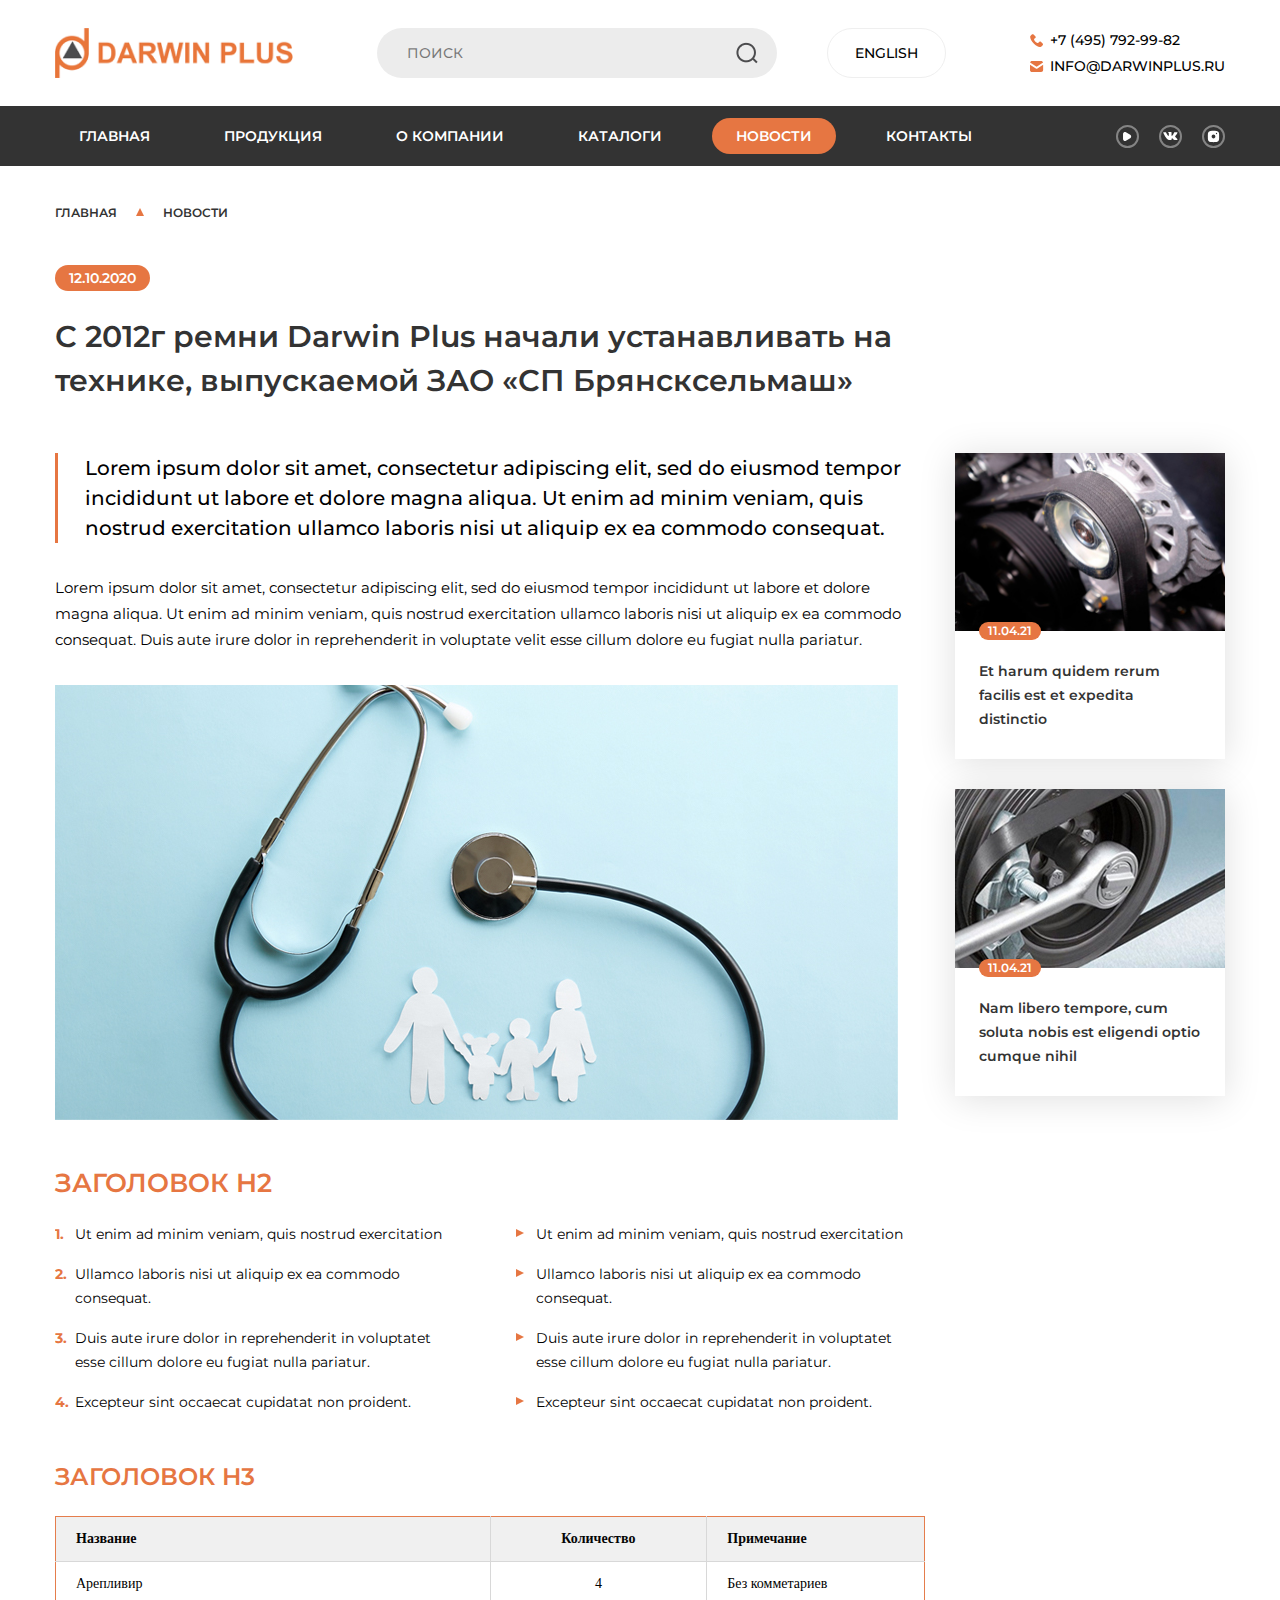
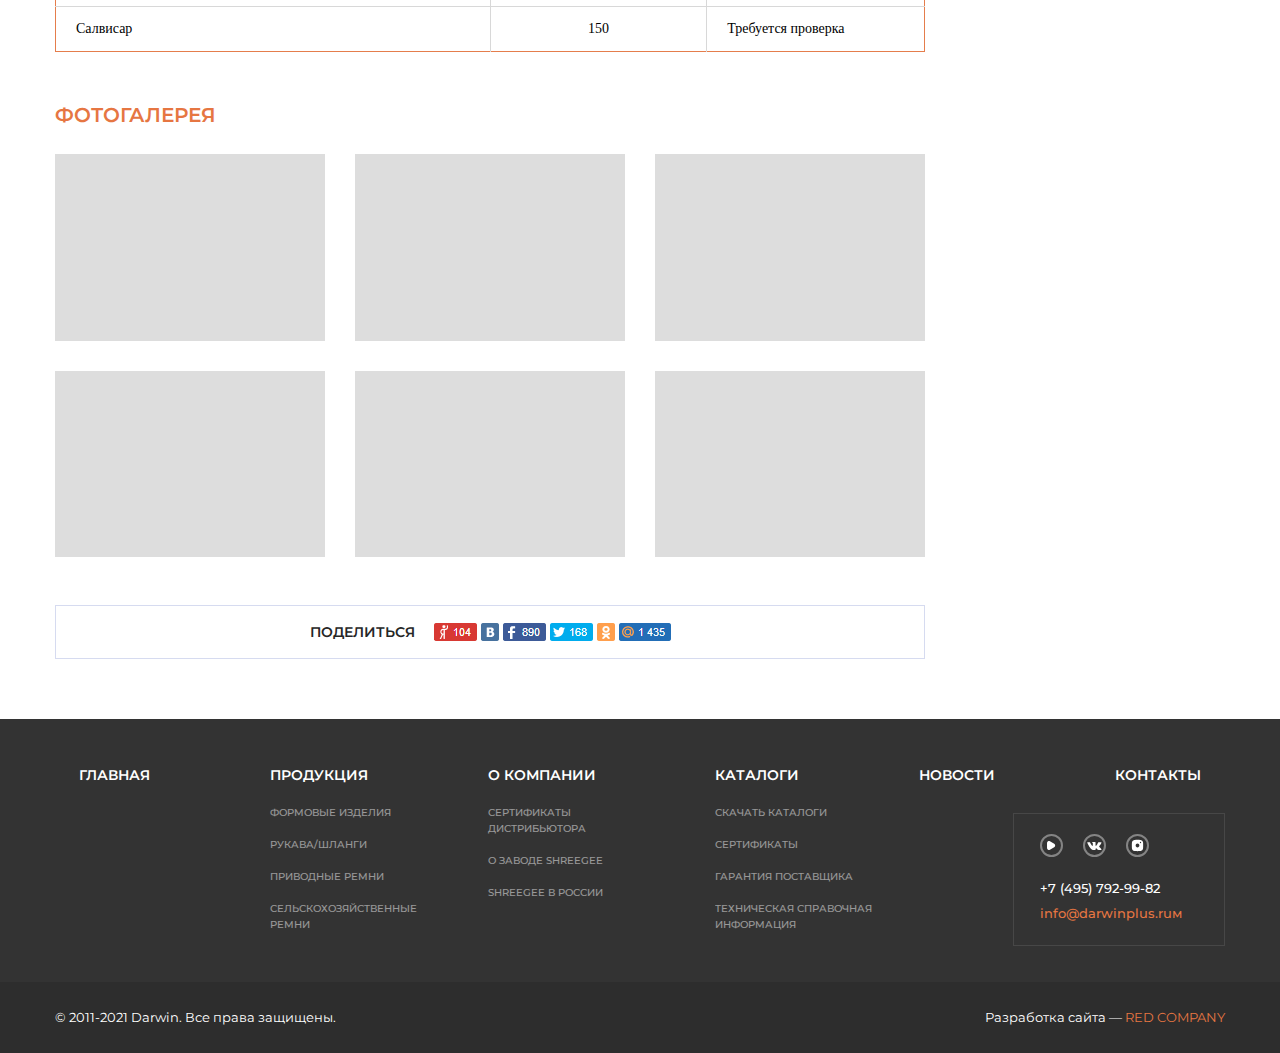
<file: article.html>
<!DOCTYPE html>
<html lang="ru">
	<head>
		<meta http-equiv="Content-Type" content="text/html; charset=utf-8">

		<!-- Адаптирование страницы для мобильных устройств -->
		<meta name="viewport" content="width=device-width, initial-scale=1, maximum-scale=1">

		<!-- Запрет распознования номера телефона -->
		<meta name="format-detection" content="telephone=no">
		<meta name="SKYPE_TOOLBAR" content ="SKYPE_TOOLBAR_PARSER_COMPATIBLE">

		<!-- Заголовок страницы -->
		<title>Заголовок страницы</title>

		<!-- Данное значение часто используют(использовали) поисковые системы -->
		<meta name="description" content="">
		<meta name="keywords" content="">

		<!-- Изменение цвета панели моб. браузера -->
		<meta name="msapplication-TileColor" content="#e67642">
		<meta name="theme-color" content="#e67642">

		<!-- Подключение шрифтов с гугла -->
		<link rel="preconnect" href="https://fonts.gstatic.com">
		<link href="https://fonts.googleapis.com/css2?family=Montserrat:ital,wght@0,100;0,200;0,300;0,400;0,500;0,600;0,700;0,800;0,900;1,100;1,200;1,300;1,400;1,500;1,600;1,700;1,800;1,900&display=swap" rel="stylesheet">

		<!-- Подключение файлов стилей -->
		<link rel="stylesheet" href="https://unpkg.com/swiper/swiper-bundle.min.css">
		<link rel="stylesheet" href="css/swiper.css">
		<link rel="stylesheet" href="css/fancybox.css">
		<link rel="stylesheet" href="css/styles.css">

		<link rel="stylesheet" href="css/response_1217.css" media="print, (max-width: 1217px)">
		<link rel="stylesheet" href="css/response_1023.css" media="print, (max-width: 1023px)">
		<link rel="stylesheet" href="css/response_767.css" media="print, (max-width: 767px)">
		<link rel="stylesheet" href="css/response_479.css" media="(max-width: 479px)">
	</head>

	<body>
		<div class="wrap">
			<div class="main">
				<header>
					<button class="close"></button>

					<div class="mob_scroll">
						<div class="info">
							<div class="cont row">
								<div class="logo">
									<img src="images/logo.png" alt="">
								</div>

								<div class="search">
									<form action="">
										<input type="text" name="" value="" class="input" placeholder="Поиск">

										<button type="submit" class="submit_btn">
											<img src="images/ic_search.png" alt="">
										</button>
									</form>
								</div>

								<div class="langs">
									<a href="/">ENGlish</a>
								</div>

								<div class="contacts">
									<div class="phone">
										<img src="images/ic_phone.svg" alt="" class="icon">
										<a href="tel:+74957929982">+7 (495) 792-99-82</a>
									</div>

									<div class="email">
										<img src="images/ic_email.svg" alt="" class="icon">
										<a href="mailto:info@darwinplus.ru">info@darwinplus.ru</a>
									</div>
								</div>
							</div>
						</div>


						<div class="bottom">
							<div class="cont row">
								<nav class="menu row">
									<div class="item">
										<a href="/">Главная</a>
									</div>

									<div class="item">
										<a href="/" class="sub_link">Продукция</a>

										<div class="sub_menu">
											<div><a href="/">Формовые изделия</a></div>
											<div><a href="/">Рукава/шланги</a></div>
											<div><a href="/">Приводные ремни</a></div>
											<div><a href="/">Сельскохозяйственные<br> ремни</a></div>
										</div>
									</div>

									<div class="item">
										<a href="/" class="sub_link">О компании</a>

										<div class="sub_menu">
											<div><a href="/">Сертификаты<br> дистрибьютора</a></div>
											<div><a href="/">О заводе ShreeGee</a></div>
											<div><a href="/">ShreeGee в России</a></div>
										</div>
									</div>

									<div class="item">
										<a href="/" class="sub_link">Каталоги</a>

										<div class="sub_menu">
											<div><a href="/">Скачать каталоги</a></div>
											<div><a href="/">Сертификаты</a></div>
											<div><a href="/">Гарантия Поставщика</a></div>
											<div><a href="/">Техническая справочная<br> информация</a></div>
										</div>
									</div>

									<div class="item">
										<a class="active">Новости</a>
									</div>

									<div class="item">
										<a href="/">Контакты</a>
									</div>
								</nav>

								<div class="socials">
									<a href="/" target="_blank" rel="noopener nofollow">
										<img src="images/ic_video.svg" alt="">
									</a>

									<a href="/" target="_blank" rel="noopener nofollow">
										<img src="images/ic_vkotnakte.svg" alt="">
									</a>

									<a href="/" target="_blank" rel="noopener nofollow">
										<img src="images/ic_instagram.svg" alt="">
									</a>
								</div>
							</div>
						</div>
					</div>
				</header>


				<section class="mob_header">
					<div class="cont">
						<div class="logo">
							<img src="images/logo.png" alt="">
						</div>

						<div class="contacts">
							<div class="phone">
								<img src="images/ic_phone.svg" alt="" class="icon">
								<a href="tel:+74957929982">+7 (495) 792-99-82</a>
							</div>

							<div class="email">
								<img src="images/ic_email.svg" alt="" class="icon">
								<a href="mailto:info@darwinplus.ru">info@darwinplus.ru</a>
							</div>
						</div>

						<div class="search modal_cont">
							<button class="btn mini_modal_btn" data-modal-id="#mob_search_modal">
								<img src="images/ic_search.png" alt="">
							</button>

							<div class="mini_modal" id="mob_search_modal">
								<form action="">
									<input type="text" name="" value="" class="input" placeholder="Поиск">

									<button type="submit" class="submit_btn">
										<img src="images/ic_search.png" alt="">
									</button>
								</form>
							</div>
						</div>

						<button class="mob_menu_btn">
							<span></span>
						</button>
					</div>
				</section>


				<section class="page_head">
					<div class="cont">
						<div class="breadcrumbs">
							<a href="/">Главная</a> <span class="sep"></span>
							<span class="current">Новости</span>
						</div>
					</div>
				</section>


				<section class="article_info content_flex block">
					<div class="cont row">
						<section class="head content">
							<div class="date">12.10.2020</div>

							<h1 class="article_title">С 2012г ремни Darwin Plus начали устанавливать на технике, выпускаемой ЗАО «СП Брянсксельмаш»</h1>
						</section>


						<section class="content">
							<div class="text_block">
								<blockquote>Lorem ipsum dolor sit amet, consectetur adipiscing elit, sed do eiusmod tempor incididunt ut labore et dolore magna aliqua. Ut enim ad minim veniam, quis nostrud exercitation ullamco laboris nisi ut aliquip ex ea commodo consequat.</blockquote>

								<p>Lorem ipsum dolor sit amet, consectetur adipiscing elit, sed do eiusmod tempor incididunt ut labore et dolore magna aliqua. Ut enim ad minim veniam, quis nostrud exercitation ullamco laboris nisi ut aliquip ex ea commodo consequat. Duis aute irure dolor in reprehenderit in voluptate velit esse cillum dolore eu fugiat nulla pariatur.</p>

								<img src="images/tmp/article_info_img.jpg" alt="">

								<h2>Заголовок h2</h2>

								<div class="cols">
									<div class="col">
										<ol>
											<li>Ut enim ad minim veniam, quis nostrud exercitation</li>
											<li>Ullamco laboris nisi ut aliquip ex ea commodo consequat.</li>
											<li>Duis aute irure dolor in reprehenderit in voluptatet esse cillum dolore eu fugiat nulla pariatur.</li>
											<li>Excepteur sint occaecat cupidatat non proident.</li>
										</ol>
									</div>

									<div class="col">
										<ul>
											<li>Ut enim ad minim veniam, quis nostrud exercitation</li>
											<li>Ullamco laboris nisi ut aliquip ex ea commodo consequat.</li>
											<li>Duis aute irure dolor in reprehenderit in voluptatet esse cillum dolore eu fugiat nulla pariatur.</li>
											<li>Excepteur sint occaecat cupidatat non proident.</li>
										</ul>
									</div>
								</div>

								<h3>Заголовок h3</h3>

								<div class="table_wrap">
									<table>
										<thead>
											<tr>
												<th>Название</th>
												<th class="aligncenter">Количество</th>
												<th>Примечание</th>
											</tr>
										</thead>

										<tbody>
											<tr>
												<td class="big_w">Арепливир</td>
												<td class="aligncenter">4</td>
												<td>Без комметариев</td>
											</tr>

											<tr>
												<td class="big_w">Салвисар</td>
												<td class="aligncenter">150</td>
												<td>Требуется проверка</td>
											</tr>
										</tbody>
									</table>
								</div>

								<h4>Фотогалерея</h4>

								<div class="gallery">
									<div class="row">
										<div><a href="images/tmp/gallery_thumb.jpg" class="item fancy_img" data-fancybox="gallery">
											<img data-src="images/tmp/gallery_thumb.jpg" alt="" class="lozad">
										</a></div>

										<div><a href="images/tmp/gallery_thumb2.jpg" class="item fancy_img" data-fancybox="gallery">
											<img data-src="images/tmp/gallery_thumb2.jpg" alt="" class="lozad">
										</a></div>

										<div><a href="images/tmp/gallery_thumb3.jpg" class="item fancy_img" data-fancybox="gallery">
											<img data-src="images/tmp/gallery_thumb3.jpg" alt="" class="lozad">
										</a></div>

										<div><a href="images/tmp/gallery_thumb4.jpg" class="item fancy_img" data-fancybox="gallery">
											<img data-src="images/tmp/gallery_thumb4.jpg" alt="" class="lozad">
										</a></div>

										<div><a href="images/tmp/gallery_thumb5.jpg" class="item fancy_img" data-fancybox="gallery">
											<img data-src="images/tmp/gallery_thumb5.jpg" alt="" class="lozad">
										</a></div>

										<div><a href="images/tmp/gallery_thumb6.jpg" class="item fancy_img" data-fancybox="gallery">
											<img data-src="images/tmp/gallery_thumb6.jpg" alt="" class="lozad">
										</a></div>
									</div>
								</div>
							</div>

							<div class="share">
								<div class="name">Поделиться</div>
								<img src="images/tmp/share.png" alt="">
							</div>
						</section>


						<aside>
							<div class="articles">
								<div class="list">
									<a href="/" class="article">
										<div href="/" class="thumb">
											<img data-src="images/tmp/article_thumb.jpg" alt="" class="lozad">
										</div>

										<div class="info">
											<div class="date">11.04.21</div>

											<div class="name">Et harum quidem rerum facilis est et expedita distinctio</div>
										</div>
									</a>

									<a href="/" class="article">
										<div href="/" class="thumb">
											<img data-src="images/tmp/article_thumb2.jpg" alt="" class="lozad">
										</div>

										<div class="info">
											<div class="date">11.04.21</div>

											<div class="name">Nam libero tempore, cum soluta nobis est eligendi optio cumque nihil</div>
										</div>
									</a>
								</div>
							</div>
						</aside>
					</div>
				</section>
			</div>


			<footer>
				<div class="info">
					<div class="cont">
						<nav class="menu row">
							<div class="item">
								<a href="/">Главная</a>
							</div>

							<div class="item">
								<a href="/" class="sub_link">Продукция</a>

								<div class="sub_menu">
									<div><a href="/">Формовые изделия</a></div>
									<div><a href="/">Рукава/шланги</a></div>
									<div><a href="/">Приводные ремни</a></div>
									<div><a href="/">Сельскохозяйственные<br> ремни</a></div>
								</div>
							</div>

							<div class="item">
								<a href="/" class="sub_link">О компании</a>

								<div class="sub_menu">
									<div><a href="/">Сертификаты<br> дистрибьютора</a></div>
									<div><a href="/">О заводе ShreeGee</a></div>
									<div><a href="/">ShreeGee в России</a></div>
								</div>
							</div>

							<div class="item">
								<a href="/" class="sub_link">Каталоги</a>

								<div class="sub_menu">
									<div><a href="/">Скачать каталоги</a></div>
									<div><a href="/">Сертификаты</a></div>
									<div><a href="/">Гарантия Поставщика</a></div>
									<div><a href="/">Техническая справочная<br> информация</a></div>
								</div>
							</div>

							<div class="item">
								<a href="/">Новости</a>
							</div>

							<div class="item">
								<a href="/">Контакты</a>
							</div>
						</nav>


						<div class="contacts">
							<div class="socials">
								<a href="/" target="_blank" rel="noopener nofollow">
									<img src="images/ic_video.svg" alt="">
								</a>

								<a href="/" target="_blank" rel="noopener nofollow">
									<img src="images/ic_vkotnakte.svg" alt="">
								</a>

								<a href="/" target="_blank" rel="noopener nofollow">
									<img src="images/ic_instagram.svg" alt="">
								</a>
							</div>

							<div class="phone">
								<a href="tel:+74957929982">+7 (495) 792-99-82</a>
							</div>

							<div class="email">
								<a href="mailto:info@darwinplus.ruм">info@darwinplus.ruм</a>
							</div>
						</div>
					</div>
				</div>


				<div class="bottom">
					<div class="cont row">
						<div class="copyright">&copy; 2011-2021 Darwin.  Все права защищены.</div>

						<div class="creator">
							<a href="/" target="_blank">Разработка сайта — <span>RED COMPANY</span></a>
						</div>
					</div>
				</div>
			</footer>


			<div class="overlay"></div>
		</div>


		<div class="supports_error">
			Ваш браузер устарел рекомендуем обновить его до последней версии<br> или использовать другой более современный.
		</div>


		<!-- Подключение javascript файлов -->
		<script src="js/jquery-3.5.0.min.js"></script>
		<script src="js/lozad.min.js"></script>
		<script src="https://unpkg.com/swiper/swiper-bundle.min.js"></script>
		<script src="js/inputmask.min.js"></script>
		<script src="js/masonry.min.js"></script>
		<script src="js/fancybox.min.js"></script>
		<script src="js/functions.js"></script>
		<script src="js/scripts.js"></script>
	</body>
</html>
</file>
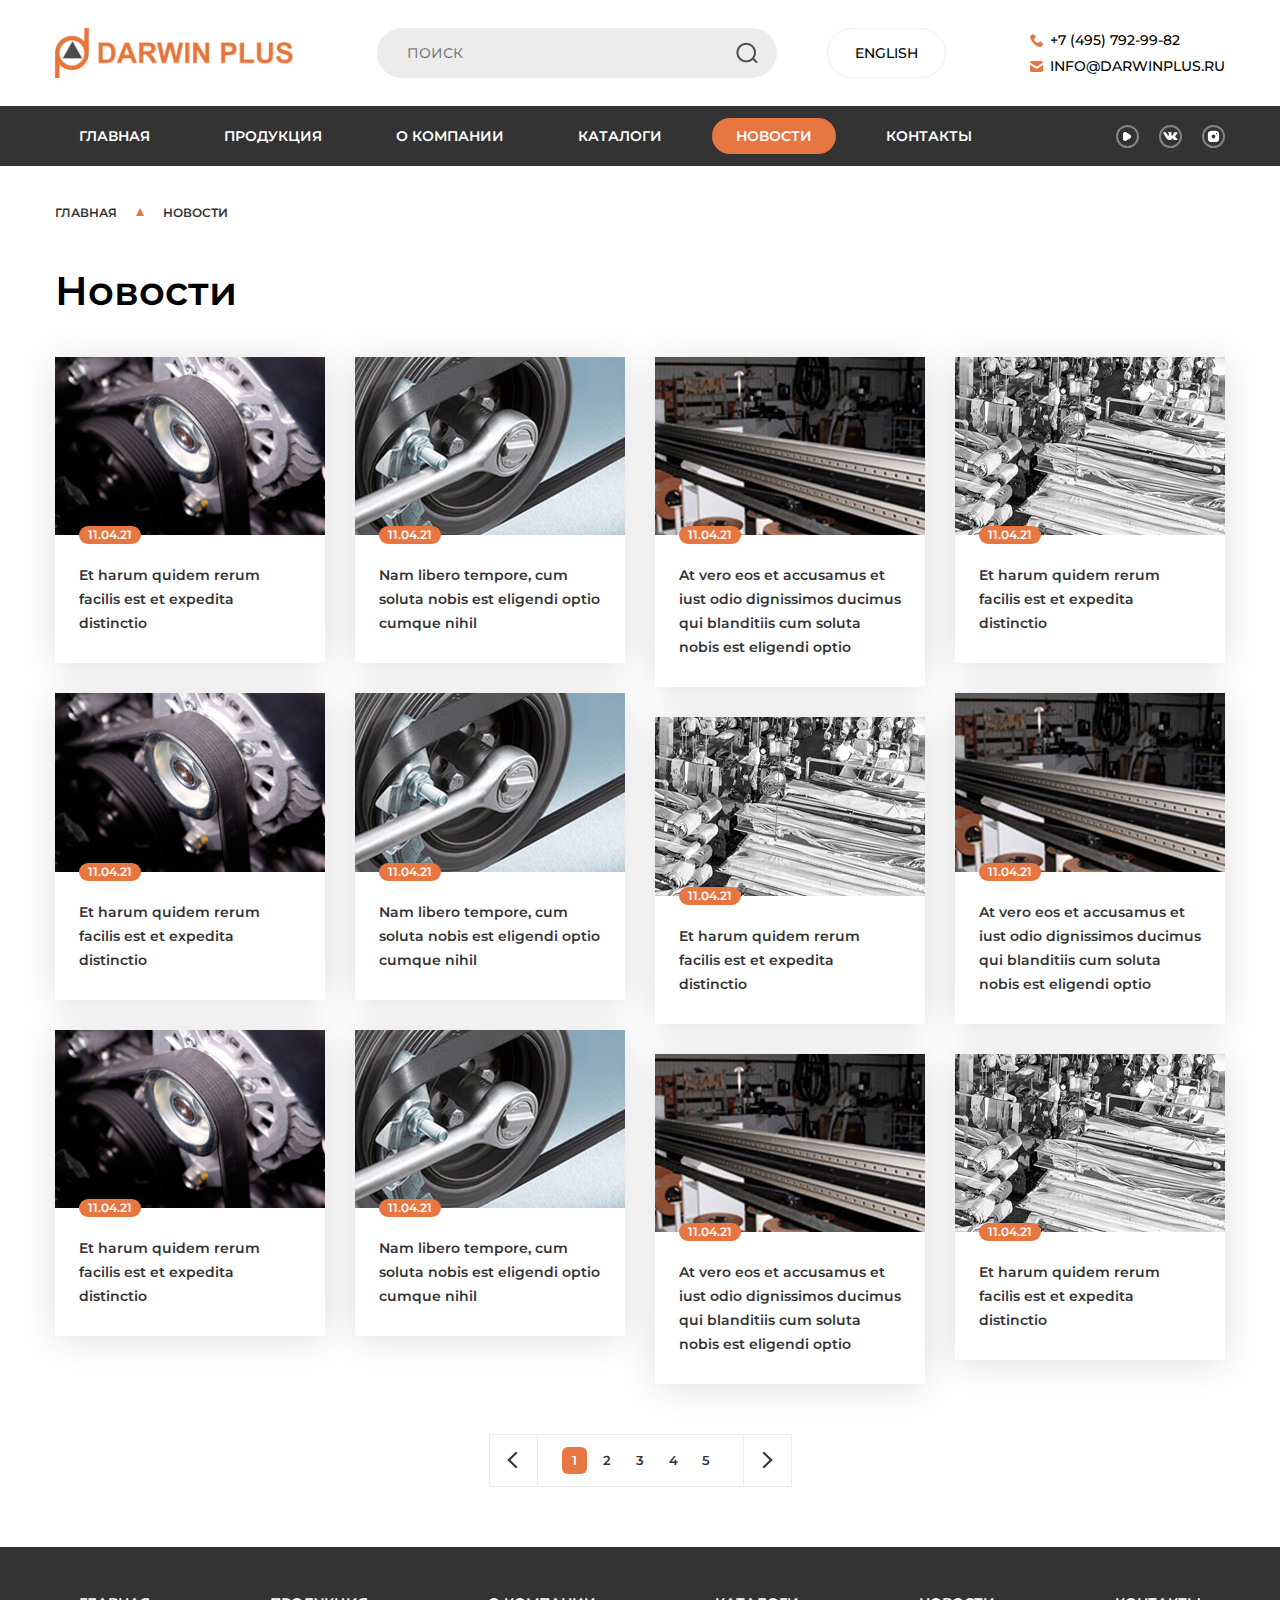
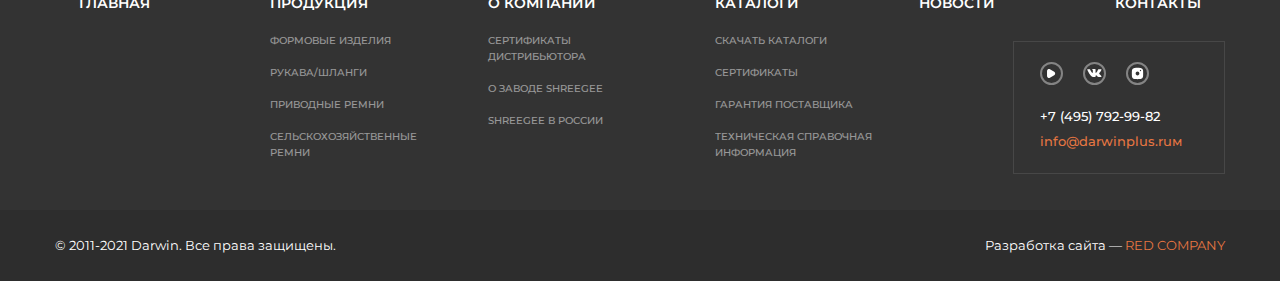
<file: articles.html>
<!DOCTYPE html>
<html lang="ru">
	<head>
		<meta http-equiv="Content-Type" content="text/html; charset=utf-8">

		<!-- Адаптирование страницы для мобильных устройств -->
		<meta name="viewport" content="width=device-width, initial-scale=1, maximum-scale=1">

		<!-- Запрет распознования номера телефона -->
		<meta name="format-detection" content="telephone=no">
		<meta name="SKYPE_TOOLBAR" content ="SKYPE_TOOLBAR_PARSER_COMPATIBLE">

		<!-- Заголовок страницы -->
		<title>Заголовок страницы</title>

		<!-- Данное значение часто используют(использовали) поисковые системы -->
		<meta name="description" content="">
		<meta name="keywords" content="">

		<!-- Изменение цвета панели моб. браузера -->
		<meta name="msapplication-TileColor" content="#e67642">
		<meta name="theme-color" content="#e67642">

		<!-- Подключение шрифтов с гугла -->
		<link rel="preconnect" href="https://fonts.gstatic.com">
		<link href="https://fonts.googleapis.com/css2?family=Montserrat:ital,wght@0,100;0,200;0,300;0,400;0,500;0,600;0,700;0,800;0,900;1,100;1,200;1,300;1,400;1,500;1,600;1,700;1,800;1,900&display=swap" rel="stylesheet">

		<!-- Подключение файлов стилей -->
		<link rel="stylesheet" href="https://unpkg.com/swiper/swiper-bundle.min.css">
		<link rel="stylesheet" href="css/swiper.css">
		<link rel="stylesheet" href="css/fancybox.css">
		<link rel="stylesheet" href="css/styles.css">

		<link rel="stylesheet" href="css/response_1217.css" media="print, (max-width: 1217px)">
		<link rel="stylesheet" href="css/response_1023.css" media="print, (max-width: 1023px)">
		<link rel="stylesheet" href="css/response_767.css" media="print, (max-width: 767px)">
		<link rel="stylesheet" href="css/response_479.css" media="(max-width: 479px)">
	</head>

	<body>
		<div class="wrap">
			<div class="main">
				<header>
					<button class="close"></button>

					<div class="mob_scroll">
						<div class="info">
							<div class="cont row">
								<div class="logo">
									<img src="images/logo.png" alt="">
								</div>

								<div class="search">
									<form action="">
										<input type="text" name="" value="" class="input" placeholder="Поиск">

										<button type="submit" class="submit_btn">
											<img src="images/ic_search.png" alt="">
										</button>
									</form>
								</div>

								<div class="langs">
									<a href="/">ENGlish</a>
								</div>

								<div class="contacts">
									<div class="phone">
										<img src="images/ic_phone.svg" alt="" class="icon">
										<a href="tel:+74957929982">+7 (495) 792-99-82</a>
									</div>

									<div class="email">
										<img src="images/ic_email.svg" alt="" class="icon">
										<a href="mailto:info@darwinplus.ru">info@darwinplus.ru</a>
									</div>
								</div>
							</div>
						</div>


						<div class="bottom">
							<div class="cont row">
								<nav class="menu row">
									<div class="item">
										<a href="/">Главная</a>
									</div>

									<div class="item">
										<a href="/" class="sub_link">Продукция</a>

										<div class="sub_menu">
											<div><a href="/">Формовые изделия</a></div>
											<div><a href="/">Рукава/шланги</a></div>
											<div><a href="/">Приводные ремни</a></div>
											<div><a href="/">Сельскохозяйственные<br> ремни</a></div>
										</div>
									</div>

									<div class="item">
										<a href="/" class="sub_link">О компании</a>

										<div class="sub_menu">
											<div><a href="/">Сертификаты<br> дистрибьютора</a></div>
											<div><a href="/">О заводе ShreeGee</a></div>
											<div><a href="/">ShreeGee в России</a></div>
										</div>
									</div>

									<div class="item">
										<a href="/" class="sub_link">Каталоги</a>

										<div class="sub_menu">
											<div><a href="/">Скачать каталоги</a></div>
											<div><a href="/">Сертификаты</a></div>
											<div><a href="/">Гарантия Поставщика</a></div>
											<div><a href="/">Техническая справочная<br> информация</a></div>
										</div>
									</div>

									<div class="item">
										<a class="active">Новости</a>
									</div>

									<div class="item">
										<a href="/">Контакты</a>
									</div>
								</nav>

								<div class="socials">
									<a href="/" target="_blank" rel="noopener nofollow">
										<img src="images/ic_video.svg" alt="">
									</a>

									<a href="/" target="_blank" rel="noopener nofollow">
										<img src="images/ic_vkotnakte.svg" alt="">
									</a>

									<a href="/" target="_blank" rel="noopener nofollow">
										<img src="images/ic_instagram.svg" alt="">
									</a>
								</div>
							</div>
						</div>
					</div>
				</header>


				<section class="mob_header">
					<div class="cont">
						<div class="logo">
							<img src="images/logo.png" alt="">
						</div>

						<div class="contacts">
							<div class="phone">
								<img src="images/ic_phone.svg" alt="" class="icon">
								<a href="tel:+74957929982">+7 (495) 792-99-82</a>
							</div>

							<div class="email">
								<img src="images/ic_email.svg" alt="" class="icon">
								<a href="mailto:info@darwinplus.ru">info@darwinplus.ru</a>
							</div>
						</div>

						<div class="search modal_cont">
							<button class="btn mini_modal_btn" data-modal-id="#mob_search_modal">
								<img src="images/ic_search.png" alt="">
							</button>

							<div class="mini_modal" id="mob_search_modal">
								<form action="">
									<input type="text" name="" value="" class="input" placeholder="Поиск">

									<button type="submit" class="submit_btn">
										<img src="images/ic_search.png" alt="">
									</button>
								</form>
							</div>
						</div>

						<button class="mob_menu_btn">
							<span></span>
						</button>
					</div>
				</section>


				<section class="page_head">
					<div class="cont">
						<div class="breadcrumbs">
							<a href="/">Главная</a> <span class="sep"></span>
							<span class="current">Новости</span>
						</div>

						<h1 class="page_title">Новости</h1>
					</div>
				</section>


				<section class="articles block">
					<div class="cont">
						<div class="row masonry">
							<a href="/" class="article">
								<div href="/" class="thumb">
									<img data-src="images/tmp/article_thumb.jpg" alt="" class="lozad">
								</div>

								<div class="info">
									<div class="date">11.04.21</div>

									<div class="name">Et harum quidem rerum facilis est et expedita distinctio</div>
								</div>
							</a>

							<a href="/" class="article">
								<div href="/" class="thumb">
									<img data-src="images/tmp/article_thumb2.jpg" alt="" class="lozad">
								</div>

								<div class="info">
									<div class="date">11.04.21</div>

									<div class="name">Nam libero tempore, cum soluta nobis est eligendi optio cumque nihil</div>
								</div>
							</a>

							<a href="/" class="article">
								<div href="/" class="thumb">
									<img data-src="images/tmp/article_thumb3.jpg" alt="" class="lozad">
								</div>

								<div class="info">
									<div class="date">11.04.21</div>

									<div class="name">At vero eos et accusamus et iust odio dignissimos ducimus qui blanditiis cum soluta nobis est eligendi optio</div>
								</div>
							</a>

							<a href="/" class="article">
								<div href="/" class="thumb">
									<img data-src="images/tmp/article_thumb4.jpg" alt="" class="lozad">
								</div>

								<div class="info">
									<div class="date">11.04.21</div>

									<div class="name">Et harum quidem rerum facilis est et expedita distinctio</div>
								</div>
							</a>

							<a href="/" class="article">
								<div href="/" class="thumb">
									<img data-src="images/tmp/article_thumb.jpg" alt="" class="lozad">
								</div>

								<div class="info">
									<div class="date">11.04.21</div>

									<div class="name">Et harum quidem rerum facilis est et expedita distinctio</div>
								</div>
							</a>

							<a href="/" class="article">
								<div href="/" class="thumb">
									<img data-src="images/tmp/article_thumb2.jpg" alt="" class="lozad">
								</div>

								<div class="info">
									<div class="date">11.04.21</div>

									<div class="name">Nam libero tempore, cum soluta nobis est eligendi optio cumque nihil</div>
								</div>
							</a>

							<a href="/" class="article">
								<div href="/" class="thumb">
									<img data-src="images/tmp/article_thumb3.jpg" alt="" class="lozad">
								</div>

								<div class="info">
									<div class="date">11.04.21</div>

									<div class="name">At vero eos et accusamus et iust odio dignissimos ducimus qui blanditiis cum soluta nobis est eligendi optio</div>
								</div>
							</a>

							<a href="/" class="article">
								<div href="/" class="thumb">
									<img data-src="images/tmp/article_thumb4.jpg" alt="" class="lozad">
								</div>

								<div class="info">
									<div class="date">11.04.21</div>

									<div class="name">Et harum quidem rerum facilis est et expedita distinctio</div>
								</div>
							</a>

							<a href="/" class="article">
								<div href="/" class="thumb">
									<img data-src="images/tmp/article_thumb.jpg" alt="" class="lozad">
								</div>

								<div class="info">
									<div class="date">11.04.21</div>

									<div class="name">Et harum quidem rerum facilis est et expedita distinctio</div>
								</div>
							</a>

							<a href="/" class="article">
								<div href="/" class="thumb">
									<img data-src="images/tmp/article_thumb2.jpg" alt="" class="lozad">
								</div>

								<div class="info">
									<div class="date">11.04.21</div>

									<div class="name">Nam libero tempore, cum soluta nobis est eligendi optio cumque nihil</div>
								</div>
							</a>

							<a href="/" class="article">
								<div href="/" class="thumb">
									<img data-src="images/tmp/article_thumb3.jpg" alt="" class="lozad">
								</div>

								<div class="info">
									<div class="date">11.04.21</div>

									<div class="name">At vero eos et accusamus et iust odio dignissimos ducimus qui blanditiis cum soluta nobis est eligendi optio</div>
								</div>
							</a>

							<a href="/" class="article">
								<div href="/" class="thumb">
									<img data-src="images/tmp/article_thumb4.jpg" alt="" class="lozad">
								</div>

								<div class="info">
									<div class="date">11.04.21</div>

									<div class="name">Et harum quidem rerum facilis est et expedita distinctio</div>
								</div>
							</a>
						</div>


						<div class="pagination center">
							<a href="/" class="prev"></a>

							<div class="links">
								<a class="active">1</a>
								<a href="/">2</a>
								<a href="/">3</a>
								<a href="/">4</a>
								<a href="/">5</a>
							</div>

							<a href="/" class="next"></a>
						</div>
					</div>
				</section>
			</div>


			<footer>
				<div class="info">
					<div class="cont">
						<nav class="menu row">
							<div class="item">
								<a href="/">Главная</a>
							</div>

							<div class="item">
								<a href="/" class="sub_link">Продукция</a>

								<div class="sub_menu">
									<div><a href="/">Формовые изделия</a></div>
									<div><a href="/">Рукава/шланги</a></div>
									<div><a href="/">Приводные ремни</a></div>
									<div><a href="/">Сельскохозяйственные<br> ремни</a></div>
								</div>
							</div>

							<div class="item">
								<a href="/" class="sub_link">О компании</a>

								<div class="sub_menu">
									<div><a href="/">Сертификаты<br> дистрибьютора</a></div>
									<div><a href="/">О заводе ShreeGee</a></div>
									<div><a href="/">ShreeGee в России</a></div>
								</div>
							</div>

							<div class="item">
								<a href="/" class="sub_link">Каталоги</a>

								<div class="sub_menu">
									<div><a href="/">Скачать каталоги</a></div>
									<div><a href="/">Сертификаты</a></div>
									<div><a href="/">Гарантия Поставщика</a></div>
									<div><a href="/">Техническая справочная<br> информация</a></div>
								</div>
							</div>

							<div class="item">
								<a href="/">Новости</a>
							</div>

							<div class="item">
								<a href="/">Контакты</a>
							</div>
						</nav>


						<div class="contacts">
							<div class="socials">
								<a href="/" target="_blank" rel="noopener nofollow">
									<img src="images/ic_video.svg" alt="">
								</a>

								<a href="/" target="_blank" rel="noopener nofollow">
									<img src="images/ic_vkotnakte.svg" alt="">
								</a>

								<a href="/" target="_blank" rel="noopener nofollow">
									<img src="images/ic_instagram.svg" alt="">
								</a>
							</div>

							<div class="phone">
								<a href="tel:+74957929982">+7 (495) 792-99-82</a>
							</div>

							<div class="email">
								<a href="mailto:info@darwinplus.ruм">info@darwinplus.ruм</a>
							</div>
						</div>
					</div>
				</div>


				<div class="bottom">
					<div class="cont row">
						<div class="copyright">&copy; 2011-2021 Darwin.  Все права защищены.</div>

						<div class="creator">
							<a href="/" target="_blank">Разработка сайта — <span>RED COMPANY</span></a>
						</div>
					</div>
				</div>
			</footer>


			<div class="overlay"></div>
		</div>


		<div class="supports_error">
			Ваш браузер устарел рекомендуем обновить его до последней версии<br> или использовать другой более современный.
		</div>


		<!-- Подключение javascript файлов -->
		<script src="js/jquery-3.5.0.min.js"></script>
		<script src="js/lozad.min.js"></script>
		<script src="https://unpkg.com/swiper/swiper-bundle.min.js"></script>
		<script src="js/inputmask.min.js"></script>
		<script src="js/masonry.min.js"></script>
		<script src="js/fancybox.min.js"></script>
		<script src="js/functions.js"></script>
		<script src="js/scripts.js"></script>
	</body>
</html>
</file>
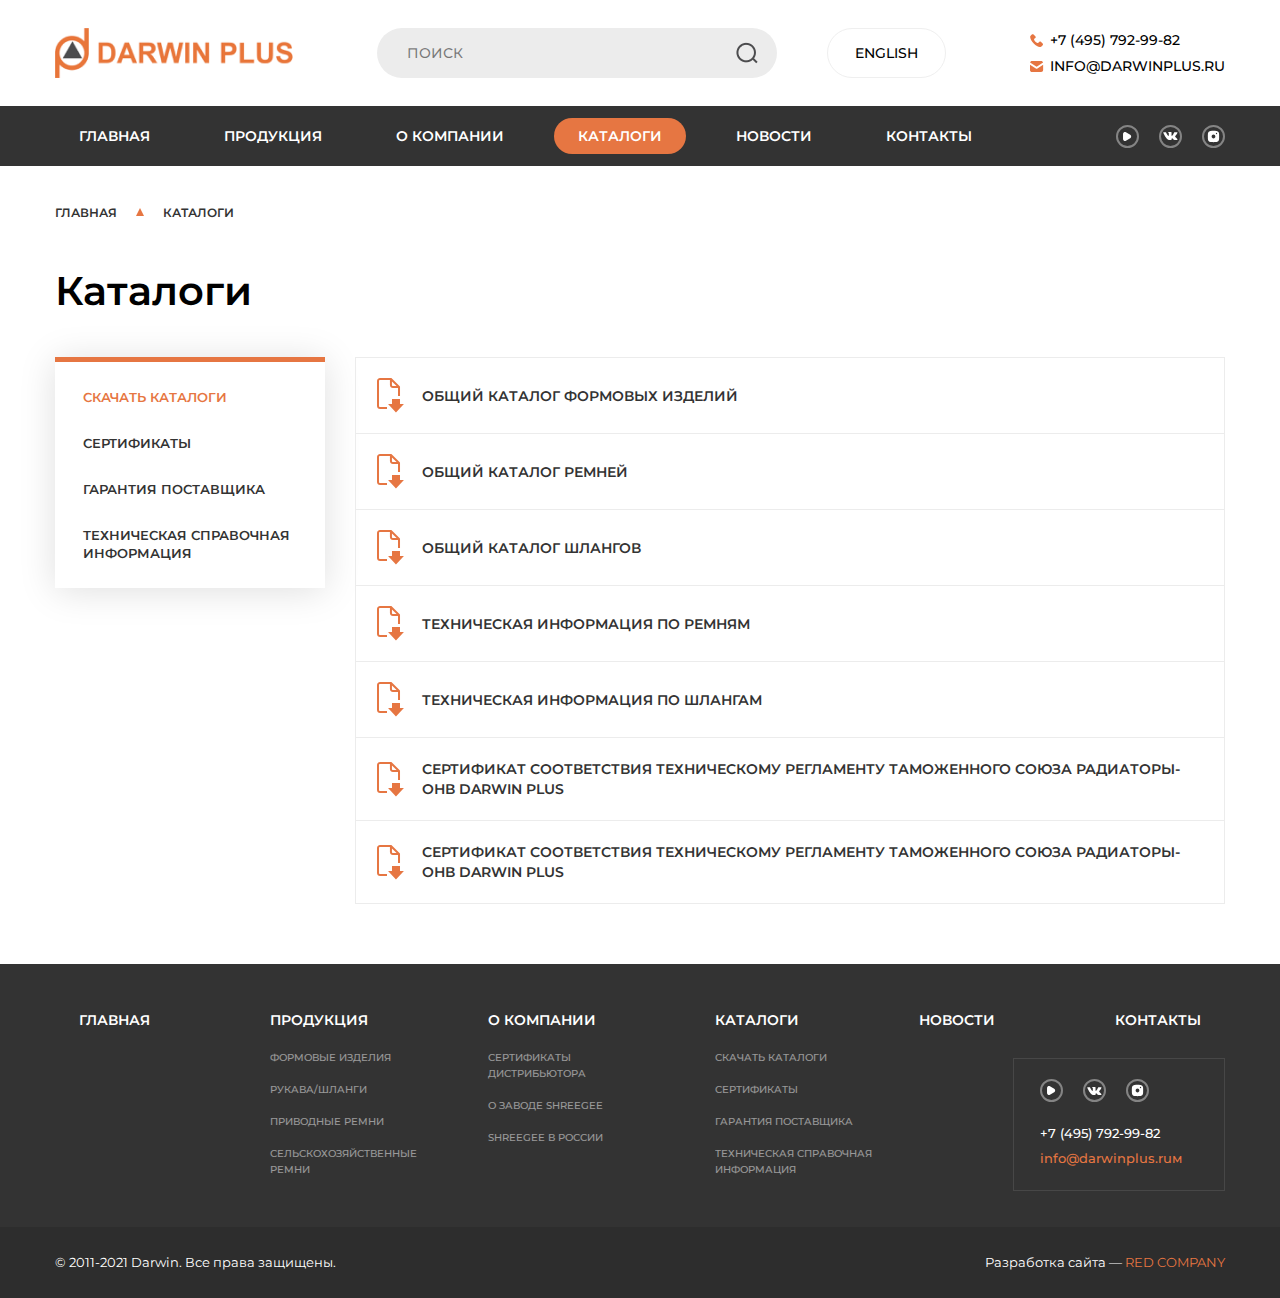
<file: catalogs.html>
<!DOCTYPE html>
<html lang="ru">
	<head>
		<meta http-equiv="Content-Type" content="text/html; charset=utf-8">

		<!-- Адаптирование страницы для мобильных устройств -->
		<meta name="viewport" content="width=device-width, initial-scale=1, maximum-scale=1">

		<!-- Запрет распознования номера телефона -->
		<meta name="format-detection" content="telephone=no">
		<meta name="SKYPE_TOOLBAR" content ="SKYPE_TOOLBAR_PARSER_COMPATIBLE">

		<!-- Заголовок страницы -->
		<title>Заголовок страницы</title>

		<!-- Данное значение часто используют(использовали) поисковые системы -->
		<meta name="description" content="">
		<meta name="keywords" content="">

		<!-- Изменение цвета панели моб. браузера -->
		<meta name="msapplication-TileColor" content="#e67642">
		<meta name="theme-color" content="#e67642">

		<!-- Подключение шрифтов с гугла -->
		<link rel="preconnect" href="https://fonts.gstatic.com">
		<link href="https://fonts.googleapis.com/css2?family=Montserrat:ital,wght@0,100;0,200;0,300;0,400;0,500;0,600;0,700;0,800;0,900;1,100;1,200;1,300;1,400;1,500;1,600;1,700;1,800;1,900&display=swap" rel="stylesheet">

		<!-- Подключение файлов стилей -->
		<link rel="stylesheet" href="https://unpkg.com/swiper/swiper-bundle.min.css">
		<link rel="stylesheet" href="css/swiper.css">
		<link rel="stylesheet" href="css/fancybox.css">
		<link rel="stylesheet" href="css/styles.css">

		<link rel="stylesheet" href="css/response_1217.css" media="print, (max-width: 1217px)">
		<link rel="stylesheet" href="css/response_1023.css" media="print, (max-width: 1023px)">
		<link rel="stylesheet" href="css/response_767.css" media="print, (max-width: 767px)">
		<link rel="stylesheet" href="css/response_479.css" media="(max-width: 479px)">
	</head>

	<body>
		<div class="wrap">
			<div class="main">
				<header>
					<button class="close"></button>

					<div class="mob_scroll">
						<div class="info">
							<div class="cont row">
								<div class="logo">
									<img src="images/logo.png" alt="">
								</div>

								<div class="search">
									<form action="">
										<input type="text" name="" value="" class="input" placeholder="Поиск">

										<button type="submit" class="submit_btn">
											<img src="images/ic_search.png" alt="">
										</button>
									</form>
								</div>

								<div class="langs">
									<a href="/">ENGlish</a>
								</div>

								<div class="contacts">
									<div class="phone">
										<img src="images/ic_phone.svg" alt="" class="icon">
										<a href="tel:+74957929982">+7 (495) 792-99-82</a>
									</div>

									<div class="email">
										<img src="images/ic_email.svg" alt="" class="icon">
										<a href="mailto:info@darwinplus.ru">info@darwinplus.ru</a>
									</div>
								</div>
							</div>
						</div>


						<div class="bottom">
							<div class="cont row">
								<nav class="menu row">
									<div class="item">
										<a href="/">Главная</a>
									</div>

									<div class="item">
										<a href="/" class="sub_link">Продукция</a>

										<div class="sub_menu">
											<div><a href="/">Формовые изделия</a></div>
											<div><a href="/">Рукава/шланги</a></div>
											<div><a href="/">Приводные ремни</a></div>
											<div><a href="/">Сельскохозяйственные<br> ремни</a></div>
										</div>
									</div>

									<div class="item">
										<a href="/" class="sub_link">О компании</a>

										<div class="sub_menu">
											<div><a href="/">Сертификаты<br> дистрибьютора</a></div>
											<div><a href="/">О заводе ShreeGee</a></div>
											<div><a href="/">ShreeGee в России</a></div>
										</div>
									</div>

									<div class="item">
										<a href="/" class="sub_link active">Каталоги</a>

										<div class="sub_menu">
											<div><a href="/">Скачать каталоги</a></div>
											<div><a href="/">Сертификаты</a></div>
											<div><a href="/">Гарантия Поставщика</a></div>
											<div><a href="/">Техническая справочная<br> информация</a></div>
										</div>
									</div>

									<div class="item">
										<a href="/">Новости</a>
									</div>

									<div class="item">
										<a href="/">Контакты</a>
									</div>
								</nav>

								<div class="socials">
									<a href="/" target="_blank" rel="noopener nofollow">
										<img src="images/ic_video.svg" alt="">
									</a>

									<a href="/" target="_blank" rel="noopener nofollow">
										<img src="images/ic_vkotnakte.svg" alt="">
									</a>

									<a href="/" target="_blank" rel="noopener nofollow">
										<img src="images/ic_instagram.svg" alt="">
									</a>
								</div>
							</div>
						</div>
					</div>
				</header>


				<section class="mob_header">
					<div class="cont">
						<div class="logo">
							<img src="images/logo.png" alt="">
						</div>

						<div class="contacts">
							<div class="phone">
								<img src="images/ic_phone.svg" alt="" class="icon">
								<a href="tel:+74957929982">+7 (495) 792-99-82</a>
							</div>

							<div class="email">
								<img src="images/ic_email.svg" alt="" class="icon">
								<a href="mailto:info@darwinplus.ru">info@darwinplus.ru</a>
							</div>
						</div>

						<div class="search modal_cont">
							<button class="btn mini_modal_btn" data-modal-id="#mob_search_modal">
								<img src="images/ic_search.png" alt="">
							</button>

							<div class="mini_modal" id="mob_search_modal">
								<form action="">
									<input type="text" name="" value="" class="input" placeholder="Поиск">

									<button type="submit" class="submit_btn">
										<img src="images/ic_search.png" alt="">
									</button>
								</form>
							</div>
						</div>

						<button class="mob_menu_btn">
							<span></span>
						</button>
					</div>
				</section>


				<section class="page_head">
					<div class="cont">
						<div class="breadcrumbs">
							<a href="/">Главная</a> <span class="sep"></span>
							<span class="current">Каталоги</span>
						</div>

						<h1 class="page_title">Каталоги</h1>
					</div>
				</section>


				<section class="content_flex block">
					<div class="cont row">
						<aside>
							<div class="links">
								<div><a class="active">Скачать каталоги</a></div>
								<div><a href="/">Сертификаты</a></div>
								<div><a href="/">Гарантия Поставщика</a></div>
								<div><a href="/">Техническая справочная информация</a></div>
							</div>
						</aside>


						<section class="content">
							<section class="files">
								<div class="list">
									<a href="/" class="file">
										<img data-src="images/ic_download.svg" alt="" class="lozad icon">
										<div class="name">Общий каталог формовых изделий</div>
									</a>

									<a href="/" class="file">
										<img data-src="images/ic_download.svg" alt="" class="lozad icon">
										<div class="name">Общий каталог ремней</div>
									</a>

									<a href="/" class="file">
										<img data-src="images/ic_download.svg" alt="" class="lozad icon">
										<div class="name">Общий каталог шлангов</div>
									</a>

									<a href="/" class="file">
										<img data-src="images/ic_download.svg" alt="" class="lozad icon">
										<div class="name">Техническая информация по ремням</div>
									</a>

									<a href="/" class="file">
										<img data-src="images/ic_download.svg" alt="" class="lozad icon">
										<div class="name">Техническая информация по шлангам</div>
									</a>

									<a href="/" class="file">
										<img data-src="images/ic_download.svg" alt="" class="lozad icon">
										<div class="name">Сертификат соответствия техническому регламенту Таможенного союза Радиаторы-ОНВ DARWIN PLUS</div>
									</a>

									<a href="/" class="file">
										<img data-src="images/ic_download.svg" alt="" class="lozad icon">
										<div class="name">Сертификат соответствия техническому регламенту Таможенного союза Радиаторы-ОНВ DARWIN PLUS</div>
									</a>
								</div>
							</section>
						</section>
					</div>
				</section>
			</div>


			<footer>
				<div class="info">
					<div class="cont">
						<nav class="menu row">
							<div class="item">
								<a href="/">Главная</a>
							</div>

							<div class="item">
								<a href="/" class="sub_link">Продукция</a>

								<div class="sub_menu">
									<div><a href="/">Формовые изделия</a></div>
									<div><a href="/">Рукава/шланги</a></div>
									<div><a href="/">Приводные ремни</a></div>
									<div><a href="/">Сельскохозяйственные<br> ремни</a></div>
								</div>
							</div>

							<div class="item">
								<a href="/" class="sub_link">О компании</a>

								<div class="sub_menu">
									<div><a href="/">Сертификаты<br> дистрибьютора</a></div>
									<div><a href="/">О заводе ShreeGee</a></div>
									<div><a href="/">ShreeGee в России</a></div>
								</div>
							</div>

							<div class="item">
								<a href="/" class="sub_link">Каталоги</a>

								<div class="sub_menu">
									<div><a href="/">Скачать каталоги</a></div>
									<div><a href="/">Сертификаты</a></div>
									<div><a href="/">Гарантия Поставщика</a></div>
									<div><a href="/">Техническая справочная<br> информация</a></div>
								</div>
							</div>

							<div class="item">
								<a href="/">Новости</a>
							</div>

							<div class="item">
								<a href="/">Контакты</a>
							</div>
						</nav>


						<div class="contacts">
							<div class="socials">
								<a href="/" target="_blank" rel="noopener nofollow">
									<img src="images/ic_video.svg" alt="">
								</a>

								<a href="/" target="_blank" rel="noopener nofollow">
									<img src="images/ic_vkotnakte.svg" alt="">
								</a>

								<a href="/" target="_blank" rel="noopener nofollow">
									<img src="images/ic_instagram.svg" alt="">
								</a>
							</div>

							<div class="phone">
								<a href="tel:+74957929982">+7 (495) 792-99-82</a>
							</div>

							<div class="email">
								<a href="mailto:info@darwinplus.ruм">info@darwinplus.ruм</a>
							</div>
						</div>
					</div>
				</div>


				<div class="bottom">
					<div class="cont row">
						<div class="copyright">&copy; 2011-2021 Darwin.  Все права защищены.</div>

						<div class="creator">
							<a href="/" target="_blank">Разработка сайта — <span>RED COMPANY</span></a>
						</div>
					</div>
				</div>
			</footer>


			<div class="overlay"></div>
		</div>


		<div class="supports_error">
			Ваш браузер устарел рекомендуем обновить его до последней версии<br> или использовать другой более современный.
		</div>


		<!-- Подключение javascript файлов -->
		<script src="js/jquery-3.5.0.min.js"></script>
		<script src="js/lozad.min.js"></script>
		<script src="https://unpkg.com/swiper/swiper-bundle.min.js"></script>
		<script src="js/inputmask.min.js"></script>
		<script src="js/masonry.min.js"></script>
		<script src="js/fancybox.min.js"></script>
		<script src="js/functions.js"></script>
		<script src="js/scripts.js"></script>
	</body>
</html>
</file>
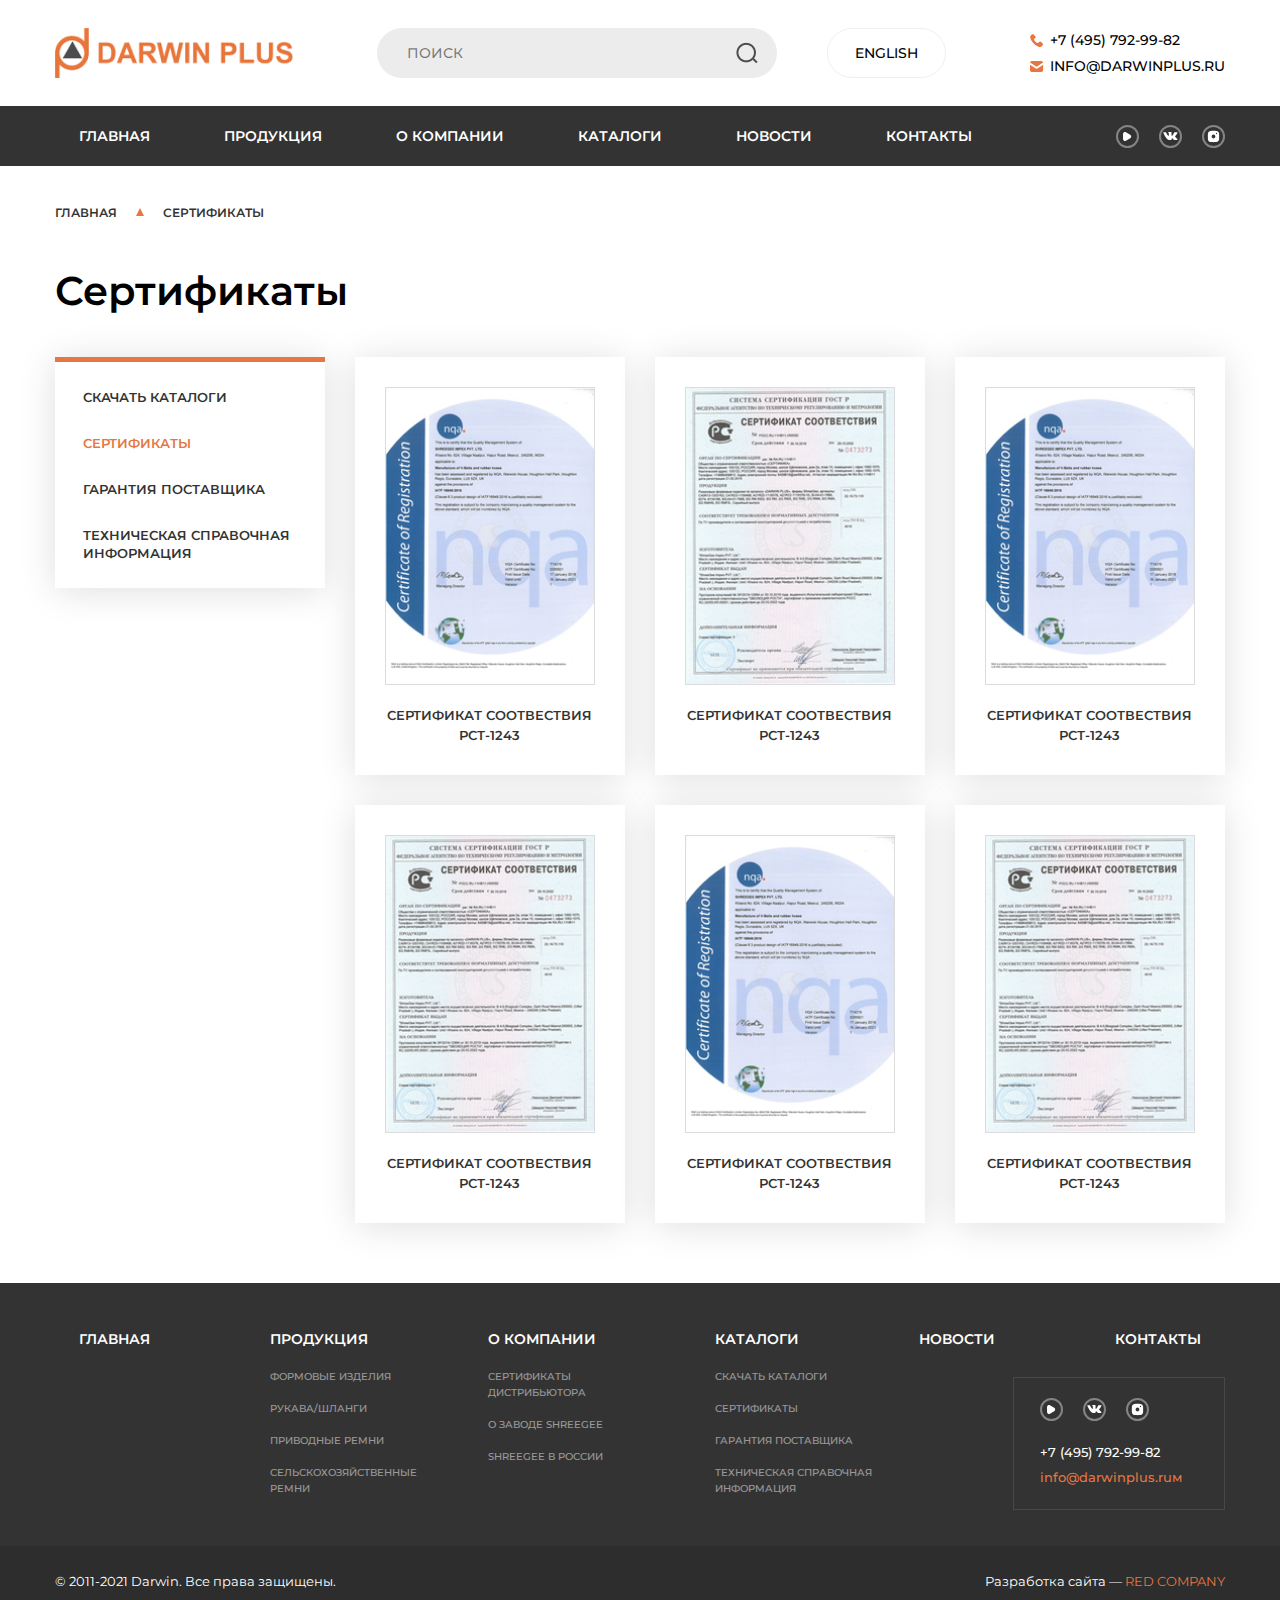
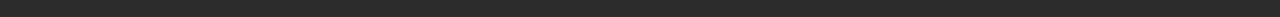
<file: certs.html>
<!DOCTYPE html>
<html lang="ru">
	<head>
		<meta http-equiv="Content-Type" content="text/html; charset=utf-8">

		<!-- Адаптирование страницы для мобильных устройств -->
		<meta name="viewport" content="width=device-width, initial-scale=1, maximum-scale=1">

		<!-- Запрет распознования номера телефона -->
		<meta name="format-detection" content="telephone=no">
		<meta name="SKYPE_TOOLBAR" content ="SKYPE_TOOLBAR_PARSER_COMPATIBLE">

		<!-- Заголовок страницы -->
		<title>Заголовок страницы</title>

		<!-- Данное значение часто используют(использовали) поисковые системы -->
		<meta name="description" content="">
		<meta name="keywords" content="">

		<!-- Изменение цвета панели моб. браузера -->
		<meta name="msapplication-TileColor" content="#e67642">
		<meta name="theme-color" content="#e67642">

		<!-- Подключение шрифтов с гугла -->
		<link rel="preconnect" href="https://fonts.gstatic.com">
		<link href="https://fonts.googleapis.com/css2?family=Montserrat:ital,wght@0,100;0,200;0,300;0,400;0,500;0,600;0,700;0,800;0,900;1,100;1,200;1,300;1,400;1,500;1,600;1,700;1,800;1,900&display=swap" rel="stylesheet">

		<!-- Подключение файлов стилей -->
		<link rel="stylesheet" href="https://unpkg.com/swiper/swiper-bundle.min.css">
		<link rel="stylesheet" href="css/swiper.css">
		<link rel="stylesheet" href="css/fancybox.css">
		<link rel="stylesheet" href="css/styles.css">

		<link rel="stylesheet" href="css/response_1217.css" media="print, (max-width: 1217px)">
		<link rel="stylesheet" href="css/response_1023.css" media="print, (max-width: 1023px)">
		<link rel="stylesheet" href="css/response_767.css" media="print, (max-width: 767px)">
		<link rel="stylesheet" href="css/response_479.css" media="(max-width: 479px)">
	</head>

	<body>
		<div class="wrap">
			<div class="main">
				<header>
					<button class="close"></button>

					<div class="mob_scroll">
						<div class="info">
							<div class="cont row">
								<div class="logo">
									<img src="images/logo.png" alt="">
								</div>

								<div class="search">
									<form action="">
										<input type="text" name="" value="" class="input" placeholder="Поиск">

										<button type="submit" class="submit_btn">
											<img src="images/ic_search.png" alt="">
										</button>
									</form>
								</div>

								<div class="langs">
									<a href="/">ENGlish</a>
								</div>

								<div class="contacts">
									<div class="phone">
										<img src="images/ic_phone.svg" alt="" class="icon">
										<a href="tel:+74957929982">+7 (495) 792-99-82</a>
									</div>

									<div class="email">
										<img src="images/ic_email.svg" alt="" class="icon">
										<a href="mailto:info@darwinplus.ru">info@darwinplus.ru</a>
									</div>
								</div>
							</div>
						</div>


						<div class="bottom">
							<div class="cont row">
								<nav class="menu row">
									<div class="item">
										<a href="/">Главная</a>
									</div>

									<div class="item">
										<a href="/" class="sub_link">Продукция</a>

										<div class="sub_menu">
											<div><a href="/">Формовые изделия</a></div>
											<div><a href="/">Рукава/шланги</a></div>
											<div><a href="/">Приводные ремни</a></div>
											<div><a href="/">Сельскохозяйственные<br> ремни</a></div>
										</div>
									</div>

									<div class="item">
										<a href="/" class="sub_link">О компании</a>

										<div class="sub_menu">
											<div><a href="/">Сертификаты<br> дистрибьютора</a></div>
											<div><a href="/">О заводе ShreeGee</a></div>
											<div><a href="/">ShreeGee в России</a></div>
										</div>
									</div>

									<div class="item">
										<a href="/" class="sub_link">Каталоги</a>

										<div class="sub_menu">
											<div><a href="/">Скачать каталоги</a></div>
											<div><a href="/">Сертификаты</a></div>
											<div><a href="/">Гарантия Поставщика</a></div>
											<div><a href="/">Техническая справочная<br> информация</a></div>
										</div>
									</div>

									<div class="item">
										<a href="/">Новости</a>
									</div>

									<div class="item">
										<a href="/">Контакты</a>
									</div>
								</nav>

								<div class="socials">
									<a href="/" target="_blank" rel="noopener nofollow">
										<img src="images/ic_video.svg" alt="">
									</a>

									<a href="/" target="_blank" rel="noopener nofollow">
										<img src="images/ic_vkotnakte.svg" alt="">
									</a>

									<a href="/" target="_blank" rel="noopener nofollow">
										<img src="images/ic_instagram.svg" alt="">
									</a>
								</div>
							</div>
						</div>
					</div>
				</header>


				<section class="mob_header">
					<div class="cont">
						<div class="logo">
							<img src="images/logo.png" alt="">
						</div>

						<div class="contacts">
							<div class="phone">
								<img src="images/ic_phone.svg" alt="" class="icon">
								<a href="tel:+74957929982">+7 (495) 792-99-82</a>
							</div>

							<div class="email">
								<img src="images/ic_email.svg" alt="" class="icon">
								<a href="mailto:info@darwinplus.ru">info@darwinplus.ru</a>
							</div>
						</div>

						<div class="search modal_cont">
							<button class="btn mini_modal_btn" data-modal-id="#mob_search_modal">
								<img src="images/ic_search.png" alt="">
							</button>

							<div class="mini_modal" id="mob_search_modal">
								<form action="">
									<input type="text" name="" value="" class="input" placeholder="Поиск">

									<button type="submit" class="submit_btn">
										<img src="images/ic_search.png" alt="">
									</button>
								</form>
							</div>
						</div>

						<button class="mob_menu_btn">
							<span></span>
						</button>
					</div>
				</section>


				<section class="page_head">
					<div class="cont">
						<div class="breadcrumbs">
							<a href="/">Главная</a> <span class="sep"></span>
							<span class="current">Сертификаты</span>
						</div>

						<h1 class="page_title">Сертификаты</h1>
					</div>
				</section>


				<section class="content_flex block">
					<div class="cont row">
						<aside>
							<div class="links">
								<div><a href="/">Скачать каталоги</a></div>
								<div><a class="active">Сертификаты</a></div>
								<div><a href="/">Гарантия Поставщика</a></div>
								<div><a href="/">Техническая справочная информация</a></div>
							</div>
						</aside>


						<section class="content">
							<section class="certs">
								<div class="row">
									<a href="images/tmp/cert_thumb.jpg" class="cert fancy_img" data-dancybox="certs">
										<div class="thumb">
											<img data-src="images/tmp/cert_thumb.jpg" alt="" class="lozad">
										</div>

										<div class="name">Сертификат соотвествия РСТ-1243</div>
									</a>

									<a href="images/tmp/cert_thumb2.jpg" class="cert fancy_img" data-dancybox="certs">
										<div class="thumb">
											<img data-src="images/tmp/cert_thumb2.jpg" alt="" class="lozad">
										</div>

										<div class="name">Сертификат соотвествия РСТ-1243</div>
									</a>

									<a href="images/tmp/cert_thumb.jpg" class="cert fancy_img" data-dancybox="certs">
										<div class="thumb">
											<img data-src="images/tmp/cert_thumb.jpg" alt="" class="lozad">
										</div>

										<div class="name">Сертификат соотвествия РСТ-1243</div>
									</a>

									<a href="images/tmp/cert_thumb2.jpg" class="cert fancy_img" data-dancybox="certs">
										<div class="thumb">
											<img data-src="images/tmp/cert_thumb2.jpg" alt="" class="lozad">
										</div>

										<div class="name">Сертификат соотвествия РСТ-1243</div>
									</a>

									<a href="images/tmp/cert_thumb.jpg" class="cert fancy_img" data-dancybox="certs">
										<div class="thumb">
											<img data-src="images/tmp/cert_thumb.jpg" alt="" class="lozad">
										</div>

										<div class="name">Сертификат соотвествия РСТ-1243</div>
									</a>

									<a href="images/tmp/cert_thumb2.jpg" class="cert fancy_img" data-dancybox="certs">
										<div class="thumb">
											<img data-src="images/tmp/cert_thumb2.jpg" alt="" class="lozad">
										</div>

										<div class="name">Сертификат соотвествия РСТ-1243</div>
									</a>
								</div>
							</section>
						</section>
					</div>
				</section>
			</div>


			<footer>
				<div class="info">
					<div class="cont">
						<nav class="menu row">
							<div class="item">
								<a href="/">Главная</a>
							</div>

							<div class="item">
								<a href="/" class="sub_link">Продукция</a>

								<div class="sub_menu">
									<div><a href="/">Формовые изделия</a></div>
									<div><a href="/">Рукава/шланги</a></div>
									<div><a href="/">Приводные ремни</a></div>
									<div><a href="/">Сельскохозяйственные<br> ремни</a></div>
								</div>
							</div>

							<div class="item">
								<a href="/" class="sub_link">О компании</a>

								<div class="sub_menu">
									<div><a href="/">Сертификаты<br> дистрибьютора</a></div>
									<div><a href="/">О заводе ShreeGee</a></div>
									<div><a href="/">ShreeGee в России</a></div>
								</div>
							</div>

							<div class="item">
								<a href="/" class="sub_link">Каталоги</a>

								<div class="sub_menu">
									<div><a href="/">Скачать каталоги</a></div>
									<div><a href="/">Сертификаты</a></div>
									<div><a href="/">Гарантия Поставщика</a></div>
									<div><a href="/">Техническая справочная<br> информация</a></div>
								</div>
							</div>

							<div class="item">
								<a href="/">Новости</a>
							</div>

							<div class="item">
								<a href="/">Контакты</a>
							</div>
						</nav>


						<div class="contacts">
							<div class="socials">
								<a href="/" target="_blank" rel="noopener nofollow">
									<img src="images/ic_video.svg" alt="">
								</a>

								<a href="/" target="_blank" rel="noopener nofollow">
									<img src="images/ic_vkotnakte.svg" alt="">
								</a>

								<a href="/" target="_blank" rel="noopener nofollow">
									<img src="images/ic_instagram.svg" alt="">
								</a>
							</div>

							<div class="phone">
								<a href="tel:+74957929982">+7 (495) 792-99-82</a>
							</div>

							<div class="email">
								<a href="mailto:info@darwinplus.ruм">info@darwinplus.ruм</a>
							</div>
						</div>
					</div>
				</div>


				<div class="bottom">
					<div class="cont row">
						<div class="copyright">&copy; 2011-2021 Darwin.  Все права защищены.</div>

						<div class="creator">
							<a href="/" target="_blank">Разработка сайта — <span>RED COMPANY</span></a>
						</div>
					</div>
				</div>
			</footer>


			<div class="overlay"></div>
		</div>


		<div class="supports_error">
			Ваш браузер устарел рекомендуем обновить его до последней версии<br> или использовать другой более современный.
		</div>


		<!-- Подключение javascript файлов -->
		<script src="js/jquery-3.5.0.min.js"></script>
		<script src="js/lozad.min.js"></script>
		<script src="https://unpkg.com/swiper/swiper-bundle.min.js"></script>
		<script src="js/inputmask.min.js"></script>
		<script src="js/masonry.min.js"></script>
		<script src="js/fancybox.min.js"></script>
		<script src="js/functions.js"></script>
		<script src="js/scripts.js"></script>
	</body>
</html>
</file>
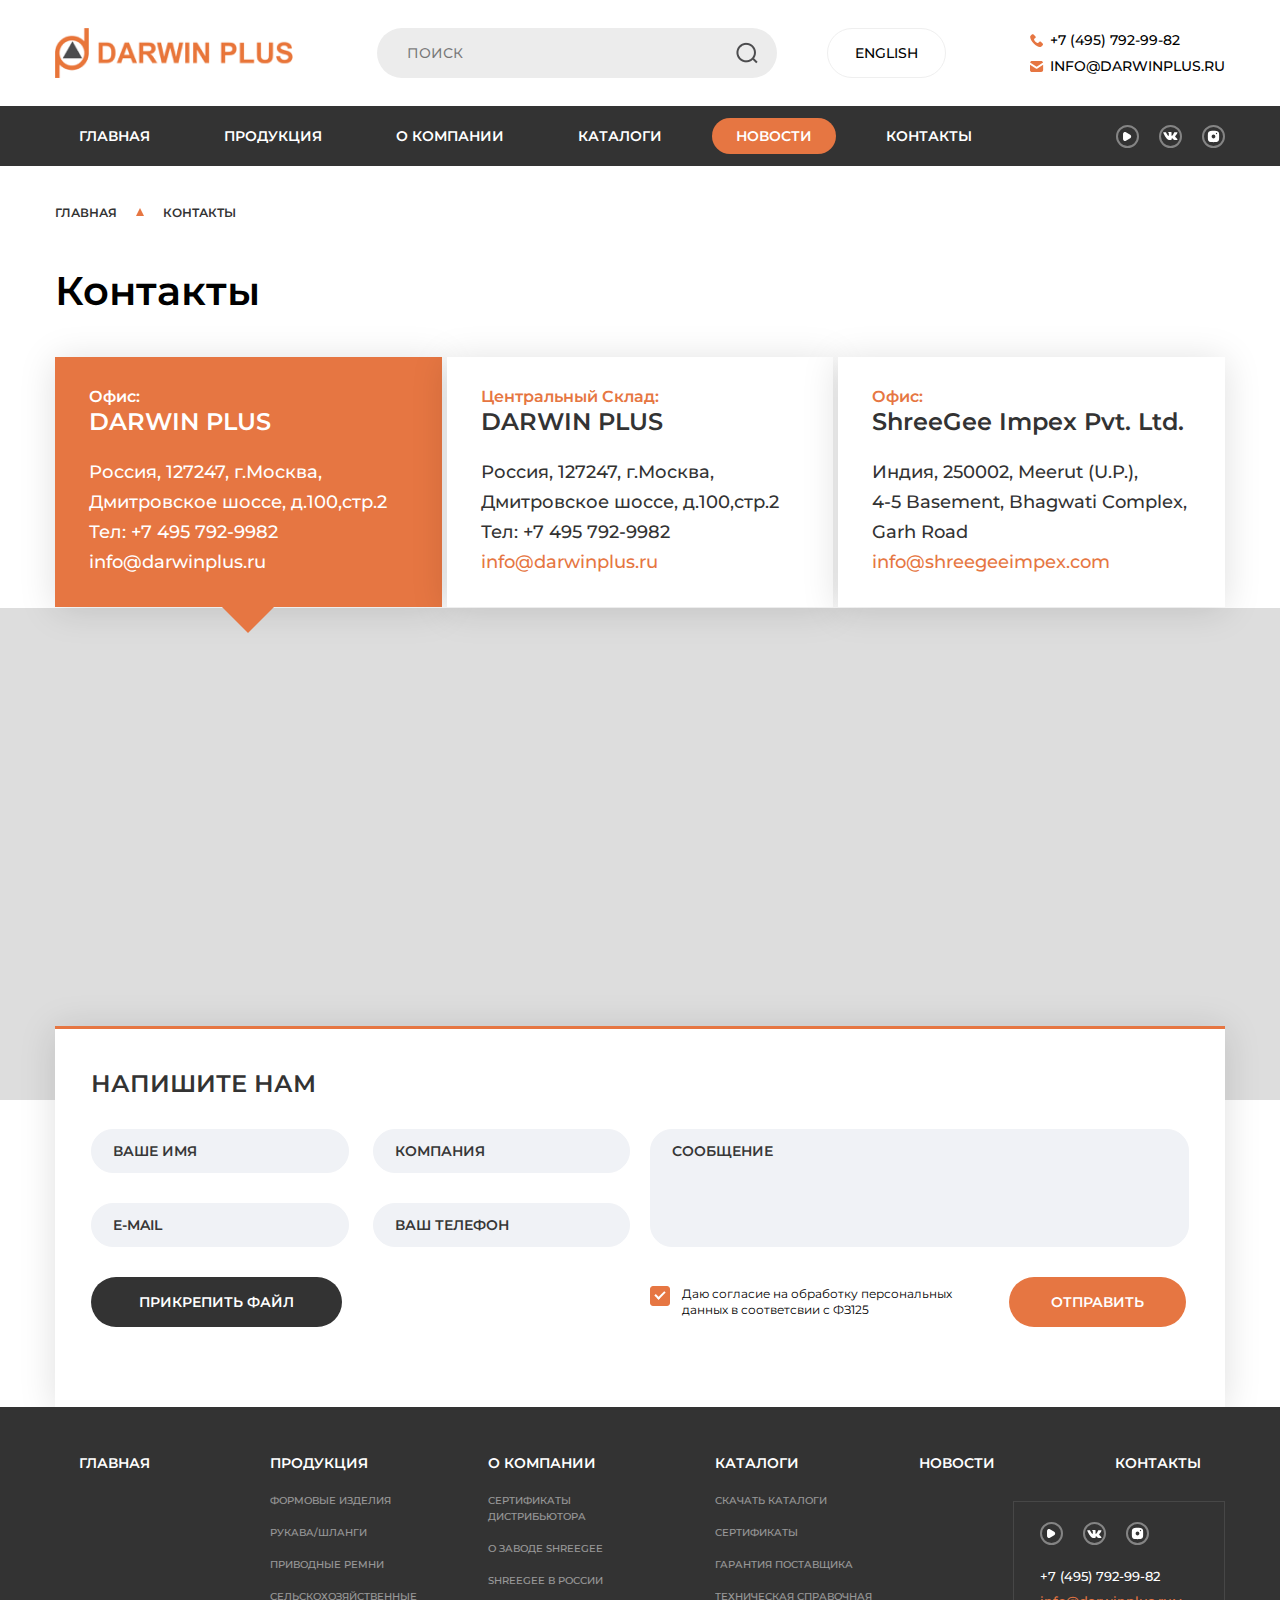
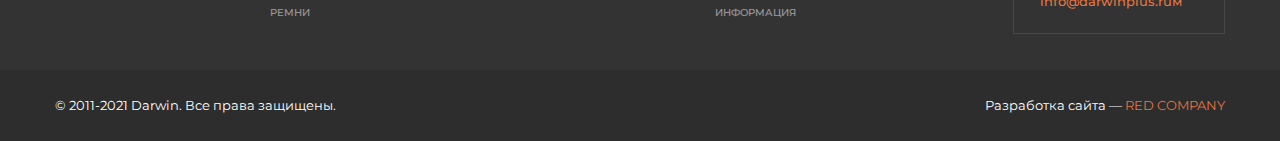
<file: contacts.html>
<!DOCTYPE html>
<html lang="ru">
	<head>
		<meta http-equiv="Content-Type" content="text/html; charset=utf-8">

		<!-- Адаптирование страницы для мобильных устройств -->
		<meta name="viewport" content="width=device-width, initial-scale=1, maximum-scale=1">

		<!-- Запрет распознования номера телефона -->
		<meta name="format-detection" content="telephone=no">
		<meta name="SKYPE_TOOLBAR" content ="SKYPE_TOOLBAR_PARSER_COMPATIBLE">

		<!-- Заголовок страницы -->
		<title>Заголовок страницы</title>

		<!-- Данное значение часто используют(использовали) поисковые системы -->
		<meta name="description" content="">
		<meta name="keywords" content="">

		<!-- Изменение цвета панели моб. браузера -->
		<meta name="msapplication-TileColor" content="#e67642">
		<meta name="theme-color" content="#e67642">

		<!-- Подключение шрифтов с гугла -->
		<link rel="preconnect" href="https://fonts.gstatic.com">
		<link href="https://fonts.googleapis.com/css2?family=Montserrat:ital,wght@0,100;0,200;0,300;0,400;0,500;0,600;0,700;0,800;0,900;1,100;1,200;1,300;1,400;1,500;1,600;1,700;1,800;1,900&display=swap" rel="stylesheet">

		<!-- Подключение файлов стилей -->
		<link rel="stylesheet" href="https://unpkg.com/swiper/swiper-bundle.min.css">
		<link rel="stylesheet" href="css/swiper.css">
		<link rel="stylesheet" href="css/fancybox.css">
		<link rel="stylesheet" href="css/styles.css">

		<link rel="stylesheet" href="css/response_1217.css" media="print, (max-width: 1217px)">
		<link rel="stylesheet" href="css/response_1023.css" media="print, (max-width: 1023px)">
		<link rel="stylesheet" href="css/response_767.css" media="print, (max-width: 767px)">
		<link rel="stylesheet" href="css/response_479.css" media="(max-width: 479px)">
	</head>

	<body>
		<div class="wrap">
			<div class="main">
				<header>
					<button class="close"></button>

					<div class="mob_scroll">
						<div class="info">
							<div class="cont row">
								<div class="logo">
									<img src="images/logo.png" alt="">
								</div>

								<div class="search">
									<form action="">
										<input type="text" name="" value="" class="input" placeholder="Поиск">

										<button type="submit" class="submit_btn">
											<img src="images/ic_search.png" alt="">
										</button>
									</form>
								</div>

								<div class="langs">
									<a href="/">ENGlish</a>
								</div>

								<div class="contacts">
									<div class="phone">
										<img src="images/ic_phone.svg" alt="" class="icon">
										<a href="tel:+74957929982">+7 (495) 792-99-82</a>
									</div>

									<div class="email">
										<img src="images/ic_email.svg" alt="" class="icon">
										<a href="mailto:info@darwinplus.ru">info@darwinplus.ru</a>
									</div>
								</div>
							</div>
						</div>


						<div class="bottom">
							<div class="cont row">
								<nav class="menu row">
									<div class="item">
										<a href="/">Главная</a>
									</div>

									<div class="item">
										<a href="/" class="sub_link">Продукция</a>

										<div class="sub_menu">
											<div><a href="/">Формовые изделия</a></div>
											<div><a href="/">Рукава/шланги</a></div>
											<div><a href="/">Приводные ремни</a></div>
											<div><a href="/">Сельскохозяйственные<br> ремни</a></div>
										</div>
									</div>

									<div class="item">
										<a href="/" class="sub_link">О компании</a>

										<div class="sub_menu">
											<div><a href="/">Сертификаты<br> дистрибьютора</a></div>
											<div><a href="/">О заводе ShreeGee</a></div>
											<div><a href="/">ShreeGee в России</a></div>
										</div>
									</div>

									<div class="item">
										<a href="/" class="sub_link">Каталоги</a>

										<div class="sub_menu">
											<div><a href="/">Скачать каталоги</a></div>
											<div><a href="/">Сертификаты</a></div>
											<div><a href="/">Гарантия Поставщика</a></div>
											<div><a href="/">Техническая справочная<br> информация</a></div>
										</div>
									</div>

									<div class="item">
										<a class="active">Новости</a>
									</div>

									<div class="item">
										<a href="/">Контакты</a>
									</div>
								</nav>

								<div class="socials">
									<a href="/" target="_blank" rel="noopener nofollow">
										<img src="images/ic_video.svg" alt="">
									</a>

									<a href="/" target="_blank" rel="noopener nofollow">
										<img src="images/ic_vkotnakte.svg" alt="">
									</a>

									<a href="/" target="_blank" rel="noopener nofollow">
										<img src="images/ic_instagram.svg" alt="">
									</a>
								</div>
							</div>
						</div>
					</div>
				</header>


				<section class="mob_header">
					<div class="cont">
						<div class="logo">
							<img src="images/logo.png" alt="">
						</div>

						<div class="contacts">
							<div class="phone">
								<img src="images/ic_phone.svg" alt="" class="icon">
								<a href="tel:+74957929982">+7 (495) 792-99-82</a>
							</div>

							<div class="email">
								<img src="images/ic_email.svg" alt="" class="icon">
								<a href="mailto:info@darwinplus.ru">info@darwinplus.ru</a>
							</div>
						</div>

						<div class="search modal_cont">
							<button class="btn mini_modal_btn" data-modal-id="#mob_search_modal">
								<img src="images/ic_search.png" alt="">
							</button>

							<div class="mini_modal" id="mob_search_modal">
								<form action="">
									<input type="text" name="" value="" class="input" placeholder="Поиск">

									<button type="submit" class="submit_btn">
										<img src="images/ic_search.png" alt="">
									</button>
								</form>
							</div>
						</div>

						<button class="mob_menu_btn">
							<span></span>
						</button>
					</div>
				</section>


				<section class="page_head">
					<div class="cont">
						<div class="breadcrumbs">
							<a href="/">Главная</a> <span class="sep"></span>
							<span class="current">Контакты</span>
						</div>

						<h1 class="page_title">Контакты</h1>
					</div>
				</section>


				<section class="contacts_info tabs_container">
					<div class="cont">
						<div class="tabs">
							<button data-content="#contacts_tab1" data-level="level1" class="active">
								<div class="name"><small>Офиc:</small> DARWIN PLUS</div>
								<div class="location">Россия, 127247, г.Москва,<br> Дмитровское шоссе, д.100,стр.2</div>
								<div class="phone">Тел: +7 495 792-9982</div>
								<div class="email">info@darwinplus.ru</div>
							</button>

							<button data-content="#contacts_tab2" data-level="level1">
								<div class="name"><small>Центральный Склад:</small> DARWIN PLUS</div>
								<div class="location">Россия, 127247, г.Москва,<br> Дмитровское шоссе, д.100,стр.2</div>
								<div class="phone">Тел: +7 495 792-9982</div>
								<div class="email">info@darwinplus.ru</div>
							</button>

							<button data-content="#contacts_tab3" data-level="level1">
								<div class="name"><small>Офиc:</small> ShreeGee Impex Pvt. Ltd.</div>
								<div class="location">Индия, 250002, Meerut (U.P.),<br> 4-5 Basement, Bhagwati Complex,<br> Garh Road</div>
								<div class="email">info@shreegeeimpex.com</div>
							</button>
						</div>
					</div>


					<div class="tab_content level1 active" id="contacts_tab1">
						<div class="map_wrap">
							<div id="map"></div>
						</div>
					</div>


					<div class="tab_content level1" id="contacts_tab2">
						<div class="map_wrap">
							<div id="map2"></div>
						</div>
					</div>


					<div class="tab_content level1" id="contacts_tab3">
						<div class="map_wrap">
							<div id="map3"></div>
						</div>
					</div>
				</section>


				<section class="feedback">
					<div class="cont">
						<div class="data">
							<div class="block_title">Напишите нам</div>

							<form action="" class="form">
								<div class="cols row">
									<div class="col">
										<div class="columns row">
											<div class="line">
												<div class="field">
													<input type="text" name="" value="" class="input" placeholder="Ваше имя">
												</div>
											</div>

											<div class="line">
												<div class="field">
													<input type="text" name="" value="" class="input" placeholder="Компания">
												</div>
											</div>

											<div class="line">
												<div class="field">
													<input type="email" name="" value="" class="input" placeholder="E-mail">
												</div>
											</div>

											<div class="line">
												<div class="field">
													<input type="tel" name="" value="" class="input" placeholder="Ваш телефон">
												</div>
											</div>
										</div>

										<div class="line file">
											<input type="file" name="file" id="file">
											<label for="file">Прикрепить файл</label>
										</div>
									</div>


									<div class="col">
										<div class="line">
											<div class="field">
												<textarea name="" placeholder="Сообщение"></textarea>
											</div>
										</div>

										<div class="bottom">
											<div class="agree">
												<input type="checkbox" name="agree" id="agree_check" checked>
												<label for="agree_check">Даю согласие на обработку персональных данных в соответсвии с ФЗ125</label>
											</div>

											<div class="submit">
												<button type="submit" class="submit_btn">ОТправить</button>
											</div>
										</div>
									</div>
								</div>
							</form>


							<div class="seccess_message">
								<div>
									<div class="title">
										<img data-src="images/ic_success.svg" alt="" class="lozad">
										<span>Сообщение отправлено</span>
									</div>
								</div>
							</div>
						</div>
					</div>
				</section>
			</div>


			<footer>
				<div class="info">
					<div class="cont">
						<nav class="menu row">
							<div class="item">
								<a href="/">Главная</a>
							</div>

							<div class="item">
								<a href="/" class="sub_link">Продукция</a>

								<div class="sub_menu">
									<div><a href="/">Формовые изделия</a></div>
									<div><a href="/">Рукава/шланги</a></div>
									<div><a href="/">Приводные ремни</a></div>
									<div><a href="/">Сельскохозяйственные<br> ремни</a></div>
								</div>
							</div>

							<div class="item">
								<a href="/" class="sub_link">О компании</a>

								<div class="sub_menu">
									<div><a href="/">Сертификаты<br> дистрибьютора</a></div>
									<div><a href="/">О заводе ShreeGee</a></div>
									<div><a href="/">ShreeGee в России</a></div>
								</div>
							</div>

							<div class="item">
								<a href="/" class="sub_link">Каталоги</a>

								<div class="sub_menu">
									<div><a href="/">Скачать каталоги</a></div>
									<div><a href="/">Сертификаты</a></div>
									<div><a href="/">Гарантия Поставщика</a></div>
									<div><a href="/">Техническая справочная<br> информация</a></div>
								</div>
							</div>

							<div class="item">
								<a href="/">Новости</a>
							</div>

							<div class="item">
								<a href="/">Контакты</a>
							</div>
						</nav>


						<div class="contacts">
							<div class="socials">
								<a href="/" target="_blank" rel="noopener nofollow">
									<img src="images/ic_video.svg" alt="">
								</a>

								<a href="/" target="_blank" rel="noopener nofollow">
									<img src="images/ic_vkotnakte.svg" alt="">
								</a>

								<a href="/" target="_blank" rel="noopener nofollow">
									<img src="images/ic_instagram.svg" alt="">
								</a>
							</div>

							<div class="phone">
								<a href="tel:+74957929982">+7 (495) 792-99-82</a>
							</div>

							<div class="email">
								<a href="mailto:info@darwinplus.ruм">info@darwinplus.ruм</a>
							</div>
						</div>
					</div>
				</div>


				<div class="bottom">
					<div class="cont row">
						<div class="copyright">&copy; 2011-2021 Darwin.  Все права защищены.</div>

						<div class="creator">
							<a href="/" target="_blank">Разработка сайта — <span>RED COMPANY</span></a>
						</div>
					</div>
				</div>
			</footer>


			<div class="overlay"></div>
		</div>


		<div class="supports_error">
			Ваш браузер устарел рекомендуем обновить его до последней версии<br> или использовать другой более современный.
		</div>


		<!-- Подключение javascript файлов -->
		<script src="js/jquery-3.5.0.min.js"></script>
		<script src="js/lozad.min.js"></script>
		<script src="https://unpkg.com/swiper/swiper-bundle.min.js"></script>
		<script src="js/inputmask.min.js"></script>
		<script src="js/masonry.min.js"></script>
		<script src="js/fancybox.min.js"></script>
		<script src="js/functions.js"></script>
		<script src="js/scripts.js"></script>

		<!-- Яндекс карты -->
		<script src="http://api-maps.yandex.ru/2.1.75/?load=package.standard,package.geoObjects&lang=ru-RU"></script>
		<script>
			ymaps.ready(() => {
				// Карта 1
				let myMap = new ymaps.Map('map', {
					center: [55.811265, 37.603765],
					zoom: 16,
					controls: []
				})

				// Кастомный маркер
				let myPlacemark = new ymaps.Placemark([55.811265, 37.603765], {}, {
					iconLayout : 'default#image',
					iconImageHref : 'images/ic_map_marker.png',
					iconImageSize : [123, 144],
					iconImageOffset : [-61, -24]
				})

				myMap.geoObjects.add(myPlacemark)

				myMap.controls.add('zoomControl', {
					position : {
						right : '20px',
						top   : '20px'
					}
				})

				myMap.behaviors.disable('scrollZoom')


				// Карта 2
				let myMap2 = new ymaps.Map('map2', {
					center: [55.811265, 37.603765],
					zoom: 16,
					controls: []
				})

				// Кастомный маркер
				let myPlacemark2 = new ymaps.Placemark([55.811265, 37.603765], {}, {
					iconLayout : 'default#image',
					iconImageHref : 'images/ic_map_marker.png',
					iconImageSize : [123, 144],
					iconImageOffset : [-61, -24]
				})

				myMap2.geoObjects.add(myPlacemark2)

				myMap2.controls.add('zoomControl', {
					position : {
						right : '20px',
						top   : '20px'
					}
				})

				myMap2.behaviors.disable('scrollZoom')


				// Карта 3
				let myMap3 = new ymaps.Map('map3', {
					center: [55.811265, 37.603765],
					zoom: 16,
					controls: []
				})

				// Кастомный маркер
				let myPlacemark3 = new ymaps.Placemark([55.811265, 37.603765], {}, {
					iconLayout : 'default#image',
					iconImageHref : 'images/ic_map_marker.png',
					iconImageSize : [123, 144],
					iconImageOffset : [-61, -24]
				})

				myMap3.geoObjects.add(myPlacemark3)

				myMap3.controls.add('zoomControl', {
					position : {
						right : '20px',
						top   : '20px'
					}
				})

				myMap3.behaviors.disable('scrollZoom')
			})
		</script>
	</body>
</html>
</file>
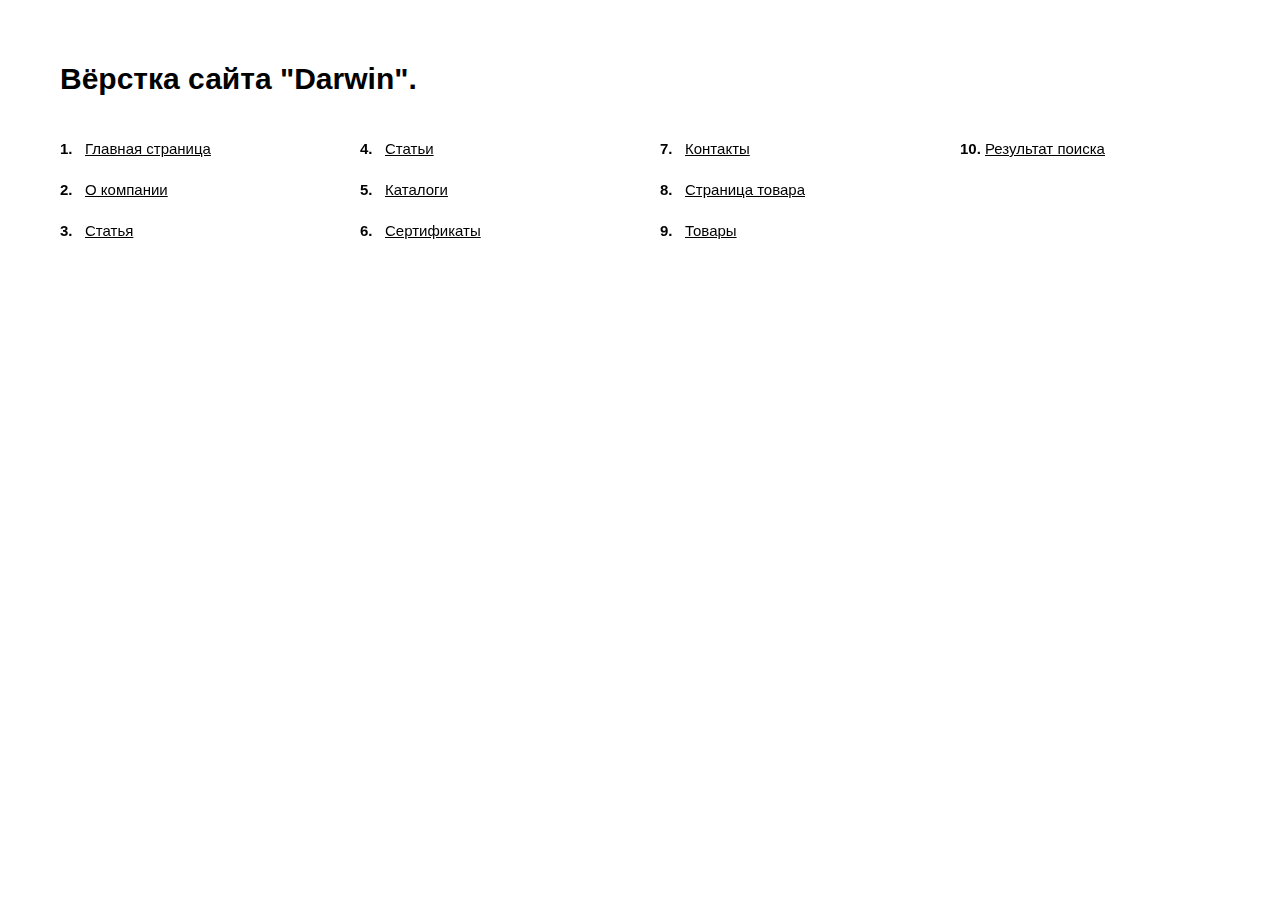
<file: demo_links.html>
<!DOCTYPE html>
<html lang="ru">
	<head>
		<meta http-equiv="Content-Type" content="text/html; charset=utf-8">

		<!-- Адаптирование страницы для мобильных устройств -->
		<meta name="viewport" content="width=device-width, initial-scale=1, maximum-scale=1">

		<!-- Запрет распознования номера телефона -->
		<meta name="format-detection" content="telephone=no">
		<meta name="SKYPE_TOOLBAR" content ="SKYPE_TOOLBAR_PARSER_COMPATIBLE">

		<style>
			*
			{
			    box-sizing: border-box;
			    margin: 0;
			    padding: 0;
			}

			*:before,
			*:after
			{
			    box-sizing: border-box;
			}


			.demo_links
			{
			    padding: 60px;
			}

			.demo_links .title
			{
			    font-family: Arial, 'Helvetica Neue', Helvetica, sans-serif;
			    font-size: 30px;
			    font-weight: 700;
			    line-height: 38px;

			    margin-bottom: 40px;
			}

			.demo_links ol
			{
			    font-family: Arial, 'Helvetica Neue', Helvetica, sans-serif;
			    font-size: 15px;
			    line-height: 21px;

			    counter-reset: li;

			    column-gap: 40px;
			    column-count: 4;
			}

			.demo_links ol li
			{
			    position: relative;

			    display: block;
			    overflow: hidden;

			    padding-left: 25px;

			    list-style-type: none;

			    transform: translateZ(0);

			    --webkit-column-break-inside: avoid;
			    page-break-inside: avoid;
			    break-inside: avoid;
			}

			.demo_links ol li + li
			{
			    margin-top: 20px;
			}

			.demo_links ol li:before
			{
			    color: var(--text_color);
			    font-weight: 700;

			    position: absolute;
			    top: 0;
			    left: 0;

			    content: counters(li, '.') '.';
			    counter-increment: li;
			}


			.demo_links li a
			{
			    color: #000;
			}

			.demo_links li a:hover
			{
			    text-decoration: none;
			}


			@media (max-width: 1279px)
			{
			    .demo_links ol
			    {
			        column-count: 3;
			    }
			}


			@media (max-width: 1023px)
			{
			    .demo_links
			    {
			        padding: 40px;
			    }

			    .demo_links .title
			    {
			        font-size: 28px;
			        line-height: 34px;

			        margin-bottom: 25px;
			    }

			    .demo_links ol
			    {
			        column-count: 2;
			    }
			}


			@media (max-width: 767px)
			{
			    .demo_links
			    {
			        padding: 30px;
			    }

			    .demo_links .title
			    {
			        font-size: 26px;
			        line-height: 32px;
			    }

			    .demo_links ol
			    {
			        column-gap: 40px;
			    }
			}


			@media (max-width: 479px)
			{
			    .demo_links
			    {
			        padding: 20px;
			    }

			    .demo_links .title
			    {
			        font-size: 22px;
			        line-height: 28px;

			        margin-bottom: 25px;
			    }

			    .demo_links ol
			    {
			        column-count: 1;
			    }

			    .demo_links ol li + li
			    {
			        margin-top: 15px;
			    }
			}

		</style>
	</head>

	<body>
		<div class="demo_links">
			<div class="title">Вёрстка сайта "Darwin".</div>

			<ol>
				<li><a href="/index.html" target="_blank">Главная страница</a></li>
				<li><a href="/about.html" target="_blank">О компании</a></li>
				<li><a href="/articles.html" target="_blank">Статья</a></li>
				<li><a href="/article.html" target="_blank">Статьи</a></li>
				<li><a href="/catalogs.html" target="_blank">Каталоги</a></li>
				<li><a href="/certs.html" target="_blank">Сертификаты</a></li>
				<li><a href="/contacts.html" target="_blank">Контакты</a></li>
				<li><a href="/product.html" target="_blank">Страница товара</a></li>
				<li><a href="/product.html" target="_blank">Товары</a></li>
				<li><a href="/search.html" target="_blank">Результат поиска</a></li>
			</ol>
		</div>
	</body>
</html>
</file>
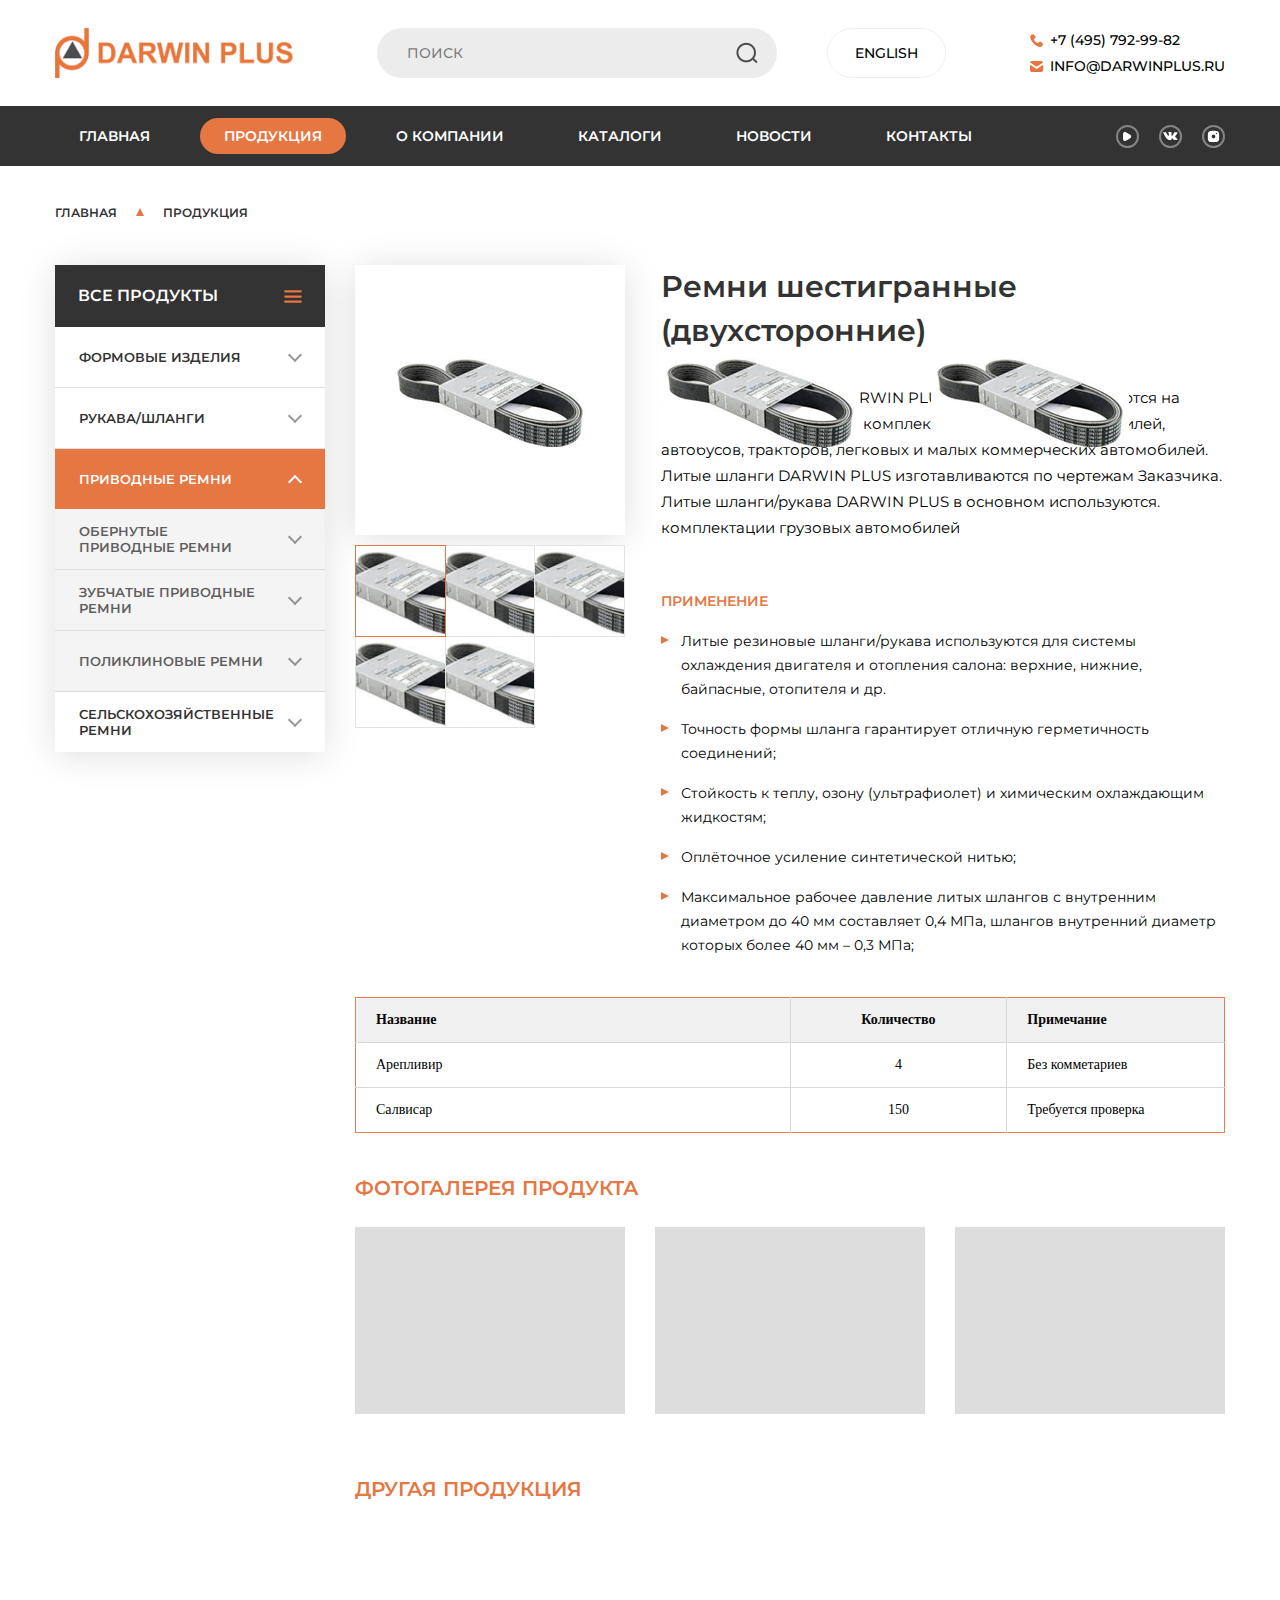
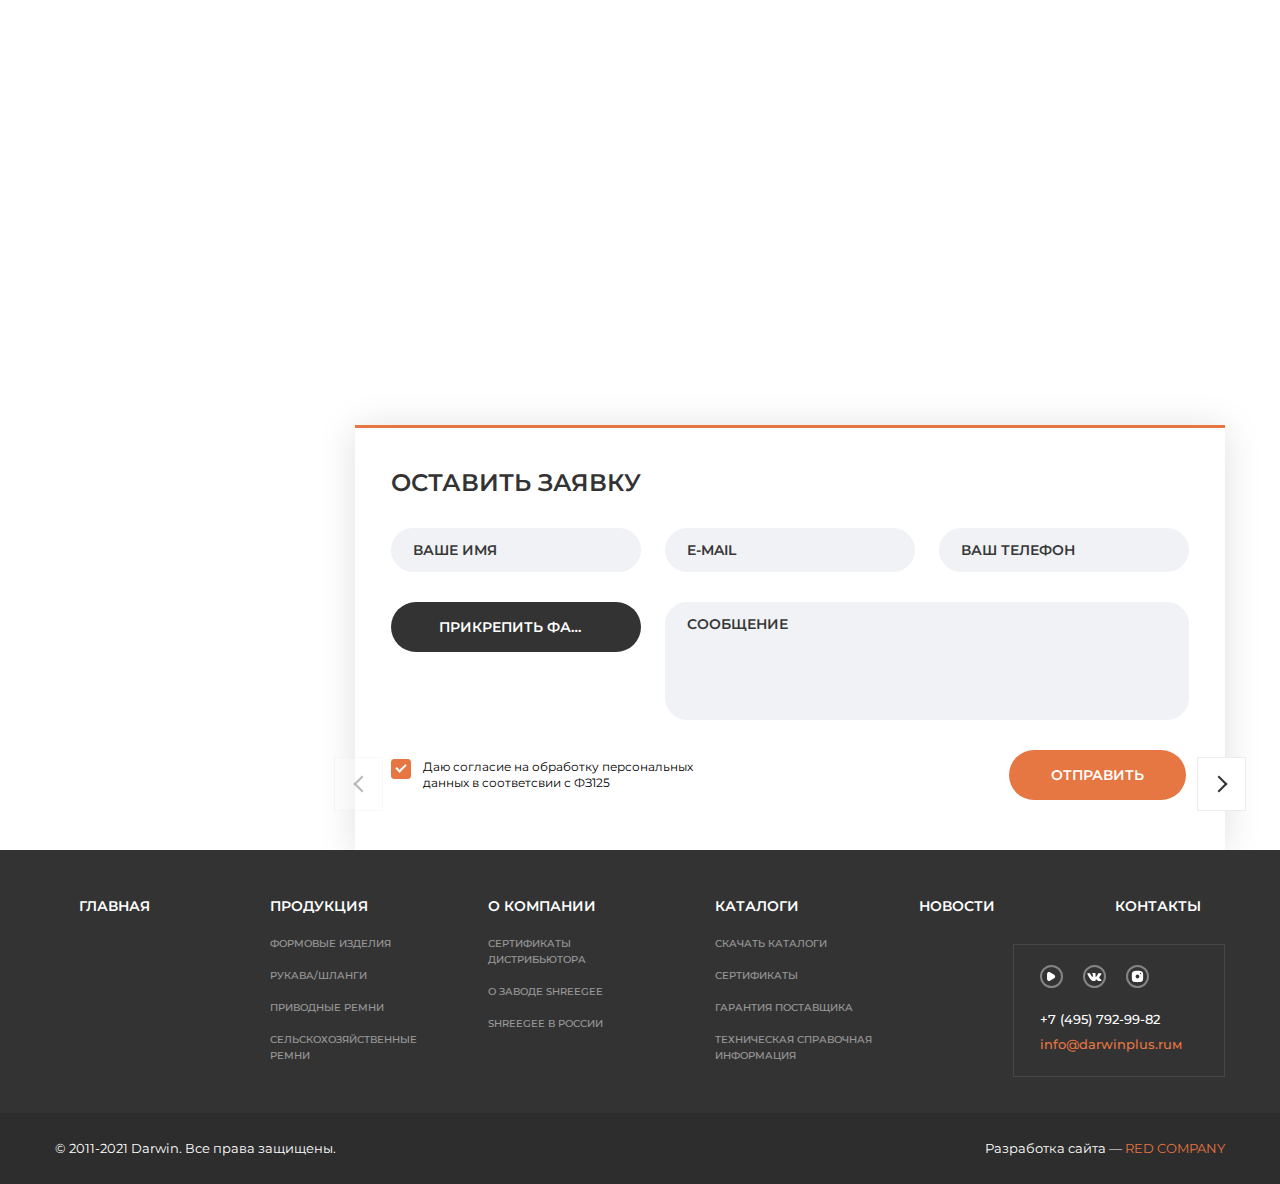
<file: product.html>
<!DOCTYPE html>
<html lang="ru">
	<head>
		<meta http-equiv="Content-Type" content="text/html; charset=utf-8">

		<!-- Адаптирование страницы для мобильных устройств -->
		<meta name="viewport" content="width=device-width, initial-scale=1, maximum-scale=1">

		<!-- Запрет распознования номера телефона -->
		<meta name="format-detection" content="telephone=no">
		<meta name="SKYPE_TOOLBAR" content ="SKYPE_TOOLBAR_PARSER_COMPATIBLE">

		<!-- Заголовок страницы -->
		<title>Заголовок страницы</title>

		<!-- Данное значение часто используют(использовали) поисковые системы -->
		<meta name="description" content="">
		<meta name="keywords" content="">

		<!-- Изменение цвета панели моб. браузера -->
		<meta name="msapplication-TileColor" content="#e67642">
		<meta name="theme-color" content="#e67642">

		<!-- Подключение шрифтов с гугла -->
		<link rel="preconnect" href="https://fonts.gstatic.com">
		<link href="https://fonts.googleapis.com/css2?family=Montserrat:ital,wght@0,100;0,200;0,300;0,400;0,500;0,600;0,700;0,800;0,900;1,100;1,200;1,300;1,400;1,500;1,600;1,700;1,800;1,900&display=swap" rel="stylesheet">

		<!-- Подключение файлов стилей -->
		<link rel="stylesheet" href="https://unpkg.com/swiper/swiper-bundle.min.css">
		<link rel="stylesheet" href="css/swiper.css">
		<link rel="stylesheet" href="css/fancybox.css">
		<link rel="stylesheet" href="css/styles.css">

		<link rel="stylesheet" href="css/response_1217.css" media="print, (max-width: 1217px)">
		<link rel="stylesheet" href="css/response_1023.css" media="print, (max-width: 1023px)">
		<link rel="stylesheet" href="css/response_767.css" media="print, (max-width: 767px)">
		<link rel="stylesheet" href="css/response_479.css" media="(max-width: 479px)">
	</head>

	<body>
		<div class="wrap">
			<div class="main">
				<header>
					<button class="close"></button>

					<div class="mob_scroll">
						<div class="info">
							<div class="cont row">
								<div class="logo">
									<img src="images/logo.png" alt="">
								</div>

								<div class="search">
									<form action="">
										<input type="text" name="" value="" class="input" placeholder="Поиск">

										<button type="submit" class="submit_btn">
											<img src="images/ic_search.png" alt="">
										</button>
									</form>
								</div>

								<div class="langs">
									<a href="/">ENGlish</a>
								</div>

								<div class="contacts">
									<div class="phone">
										<img src="images/ic_phone.svg" alt="" class="icon">
										<a href="tel:+74957929982">+7 (495) 792-99-82</a>
									</div>

									<div class="email">
										<img src="images/ic_email.svg" alt="" class="icon">
										<a href="mailto:info@darwinplus.ru">info@darwinplus.ru</a>
									</div>
								</div>
							</div>
						</div>


						<div class="bottom">
							<div class="cont row">
								<nav class="menu row">
									<div class="item">
										<a href="/">Главная</a>
									</div>

									<div class="item">
										<a href="/" class="sub_link active">Продукция</a>

										<div class="sub_menu">
											<div><a href="/">Формовые изделия</a></div>
											<div><a href="/">Рукава/шланги</a></div>
											<div><a href="/">Приводные ремни</a></div>
											<div><a href="/">Сельскохозяйственные<br> ремни</a></div>
										</div>
									</div>

									<div class="item">
										<a href="/" class="sub_link">О компании</a>

										<div class="sub_menu">
											<div><a href="/">Сертификаты<br> дистрибьютора</a></div>
											<div><a href="/">О заводе ShreeGee</a></div>
											<div><a href="/">ShreeGee в России</a></div>
										</div>
									</div>

									<div class="item">
										<a href="/" class="sub_link">Каталоги</a>

										<div class="sub_menu">
											<div><a href="/">Скачать каталоги</a></div>
											<div><a href="/">Сертификаты</a></div>
											<div><a href="/">Гарантия Поставщика</a></div>
											<div><a href="/">Техническая справочная<br> информация</a></div>
										</div>
									</div>

									<div class="item">
										<a href="/">Новости</a>
									</div>

									<div class="item">
										<a href="/">Контакты</a>
									</div>
								</nav>

								<div class="socials">
									<a href="/" target="_blank" rel="noopener nofollow">
										<img src="images/ic_video.svg" alt="">
									</a>

									<a href="/" target="_blank" rel="noopener nofollow">
										<img src="images/ic_vkotnakte.svg" alt="">
									</a>

									<a href="/" target="_blank" rel="noopener nofollow">
										<img src="images/ic_instagram.svg" alt="">
									</a>
								</div>
							</div>
						</div>
					</div>
				</header>


				<section class="mob_header">
					<div class="cont">
						<div class="logo">
							<img src="images/logo.png" alt="">
						</div>

						<div class="contacts">
							<div class="phone">
								<img src="images/ic_phone.svg" alt="" class="icon">
								<a href="tel:+74957929982">+7 (495) 792-99-82</a>
							</div>

							<div class="email">
								<img src="images/ic_email.svg" alt="" class="icon">
								<a href="mailto:info@darwinplus.ru">info@darwinplus.ru</a>
							</div>
						</div>

						<div class="search modal_cont">
							<button class="btn mini_modal_btn" data-modal-id="#mob_search_modal">
								<img src="images/ic_search.png" alt="">
							</button>

							<div class="mini_modal" id="mob_search_modal">
								<form action="">
									<input type="text" name="" value="" class="input" placeholder="Поиск">

									<button type="submit" class="submit_btn">
										<img src="images/ic_search.png" alt="">
									</button>
								</form>
							</div>
						</div>

						<button class="mob_menu_btn">
							<span></span>
						</button>
					</div>
				</section>


				<section class="page_head">
					<div class="cont">
						<div class="breadcrumbs">
							<a href="/">Главная</a> <span class="sep"></span>
							<span class="current">Продукция</span>
						</div>
					</div>
				</section>


				<section class="content_flex">
					<div class="cont row">
						<aside>
							<div class="categories">
								<div class="title">
									<span>Все продукты</span>
									<img src="images/ic_burger.svg" alt="" class="icon">
								</div>

								<div class="list">
									<div class="item">
										<div class="category">
											<a href="/">Формовые изделия</a>
											<div class="arrow"></div>
										</div>

										<div class="sub">
											<div>
												<a href="/">Обернутые приводные рeмни</a>
												<div class="arrow"></div>
											</div>

											<div>
												<a href="/">Зубчатые приводные рeмни</a>
												<div class="arrow"></div>
											</div>

											<div>
												<a href="/">Поликлиновые рeмни</a>
												<div class="arrow"></div>
											</div>
										</div>
									</div>

									<div class="item">
										<div class="category">
											<a href="/">Рукава/шланги</a>
											<div class="arrow"></div>
										</div>

										<div class="sub">
											<div>
												<a href="/">Обернутые приводные рeмни</a>
												<div class="arrow"></div>
											</div>

											<div>
												<a href="/">Зубчатые приводные рeмни</a>
												<div class="arrow"></div>
											</div>

											<div>
												<a href="/">Поликлиновые рeмни</a>
												<div class="arrow"></div>
											</div>
										</div>
									</div>

									<div class="item">
										<div class="category active">
											<a href="/">Приводные ремни</a>
											<div class="arrow"></div>
										</div>

										<div class="sub" style="display: block;">
											<div>
												<a href="/">Обернутые приводные рeмни</a>
												<div class="arrow"></div>
											</div>

											<div>
												<a href="/">Зубчатые приводные рeмни</a>
												<div class="arrow"></div>
											</div>

											<div>
												<a href="/">Поликлиновые рeмни</a>
												<div class="arrow"></div>
											</div>
										</div>
									</div>

									<div class="item">
										<div class="category">
											<a href="/">Сельскохозяйственные ремни</a>
											<div class="arrow"></div>
										</div>

										<div class="sub">
											<div>
												<a href="/">Обернутые приводные рeмни</a>
												<div class="arrow"></div>
											</div>

											<div>
												<a href="/">Зубчатые приводные рeмни</a>
												<div class="arrow"></div>
											</div>

											<div>
												<a href="/">Поликлиновые рeмни</a>
												<div class="arrow"></div>
											</div>
										</div>
									</div>
								</div>
							</div>
						</aside>


						<section class="content">
							<section class="product_info block">
								<div class="images">
									<div class="big">
										<div class="swiper-container">
											<div class="swiper-wrapper">
												<div class="slide swiper-slide">
													<a href="images/tmp/product_thumb.jpg" class="fancy_img img" data-fancybox="product">
														<div><img data-src="images/tmp/product_thumb.jpg" alt="" class="lozad"></div>
													</a>
												</div>

												<div class="slide swiper-slide">
													<a href="images/tmp/product_thumb.jpg" class="fancy_img img" data-fancybox="product">
														<div><img data-src="images/tmp/product_thumb.jpg" alt="" class="lozad"></div>
													</a>
												</div>

												<div class="slide swiper-slide">
													<a href="images/tmp/product_thumb.jpg" class="fancy_img img" data-fancybox="product">
														<div><img data-src="images/tmp/product_thumb.jpg" alt="" class="lozad"></div>
													</a>
												</div>

												<div class="slide swiper-slide">
													<a href="images/tmp/product_thumb.jpg" class="fancy_img img" data-fancybox="product">
														<div><img data-src="images/tmp/product_thumb.jpg" alt="" class="lozad"></div>
													</a>
												</div>

												<div class="slide swiper-slide">
													<a href="images/tmp/product_thumb.jpg" class="fancy_img img" data-fancybox="product">
														<div><img data-src="images/tmp/product_thumb.jpg" alt="" class="lozad"></div>
													</a>
												</div>
											</div>
										</div>
									</div>

									<div class="thumbs">
										<button class="active" data-slide-index="0">
											<img data-src="images/tmp/product_thumb.jpg" alt="" class="lozad">
										</button>

										<button data-slide-index="1">
											<img data-src="images/tmp/product_thumb.jpg" alt="" class="lozad">
										</button>

										<button data-slide-index="2">
											<img data-src="images/tmp/product_thumb.jpg" alt="" class="lozad">
										</button>

										<button data-slide-index="3">
											<img data-src="images/tmp/product_thumb.jpg" alt="" class="lozad">
										</button>

										<button data-slide-index="4">
											<img data-src="images/tmp/product_thumb.jpg" alt="" class="lozad">
										</button>
									</div>
								</div>


								<div class="data">
									<h1 class="product_name">Ремни шестигранные (двухсторонние)</h1>

									<div class="text_block">
										<p>Литые шланги/рукава DARWIN PLUS в основном используются на конвейерных линиях для комплектации грузовых автомобилей, автобусов, тракторов, легковых и малых коммерческих автомобилей. Литые шланги DARWIN PLUS изготавливаются по чертежам Заказчика. Литые шланги/рукава DARWIN PLUS в основном используются. комплектации грузовых автомобилей</p>

										<h5>ПРИМЕНЕНИЕ</h5>

										<ul>
											<li>Литые резиновые шланги/рукава используются для системы охлаждения двигателя и отопления салона: верхние, нижние, байпасные, отопителя и др.</li>

											<li>Точность формы шланга гарантирует отличную герметичность соединений;</li>

											<li>Стойкость к теплу, озону (ультрафиолет) и химическим охлаждающим жидкостям;</li>

											<li>Оплёточное усиление синтетической нитью;</li>

											<li>Максимальное рабочее давление литых шлангов с внутренним диаметром до 40 мм составляет 0,4 МПа, шлангов внутренний диаметр которых более 40 мм – 0,3 МПа;</li>
										</ul>
									</div>
								</div>

								<div class="text_block">
									<div class="table_wrap">
										<table>
											<thead>
												<tr>
													<th>Название</th>
													<th class="aligncenter">Количество</th>
													<th>Примечание</th>
												</tr>
											</thead>

											<tbody>
												<tr>
													<td class="big_w">Арепливир</td>
													<td class="aligncenter">4</td>
													<td>Без комметариев</td>
												</tr>

												<tr>
													<td class="big_w">Салвисар</td>
													<td class="aligncenter">150</td>
													<td>Требуется проверка</td>
												</tr>
											</tbody>
										</table>
									</div>
								</div>

								<div class="text_block">
									<h4>Фотогалерея продукта</h4>

									<div class="gallery">
										<div class="row">
											<div><a href="images/tmp/gallery_thumb.jpg" class="item fancy_img" data-fancybox="gallery">
												<img data-src="images/tmp/gallery_thumb.jpg" alt="" class="lozad">
											</a></div>

											<div><a href="images/tmp/gallery_thumb2.jpg" class="item fancy_img" data-fancybox="gallery">
												<img data-src="images/tmp/gallery_thumb2.jpg" alt="" class="lozad">
											</a></div>

											<div><a href="images/tmp/gallery_thumb3.jpg" class="item fancy_img" data-fancybox="gallery">
												<img data-src="images/tmp/gallery_thumb3.jpg" alt="" class="lozad">
											</a></div>
										</div>
									</div>
								</div>
							</section>


							<section class="products block">
								<div class="block_title">Другая продукция</div>

								<div class="swiper-container">
									<div class="swiper-wrapper">
										<div class="slide swiper-slide">
											<div class="product">
												<a href="/" class="thumb">
													<div><img data-src="images/tmp/product_thumb.jpg" alt="" class="lozad"></div>
												</a>

												<div class="name">
													<a href="/">Ремни шестигранные (двухсторонние)</a>
												</div>

												<div class="desc">Lorem ipsum dolor sit amet, consectetur adipiscing elit, sed do eiusmod tempor</div>

												<a href="/" class="details">Подробнее</a>
											</div>
										</div>

										<div class="slide swiper-slide">
											<div class="product">
												<a href="/" class="thumb">
													<div><img data-src="images/tmp/product_thumb2.jpg" alt="" class="lozad"></div>
												</a>

												<div class="name">
													<a href="/">Ремни классического сечения</a>
												</div>

												<div class="desc">Lorem ipsum dolor sit amet, consectetur adipiscing elit, sed do eiusmod tempor</div>

												<a href="/" class="details">Подробнее</a>
											</div>
										</div>

										<div class="slide swiper-slide">
											<div class="product">
												<a href="/" class="thumb">
													<div><img data-src="images/tmp/product_thumb3.jpg" alt="" class="lozad"></div>
												</a>

												<div class="name">
													<a href="/">Ремни узкого сечения DIN</a>
												</div>

												<div class="desc">Lorem ipsum dolor sit amet, consectetur adipiscing elit, sed do eiusmod tempor</div>

												<a href="/" class="details">Подробнее</a>
											</div>
										</div>

										<div class="slide swiper-slide">
											<div class="product">
												<a href="/" class="thumb">
													<div><img data-src="images/tmp/product_thumb.jpg" alt="" class="lozad"></div>
												</a>

												<div class="name">
													<a href="/">Ремни шестигранные (двухсторонние)</a>
												</div>

												<div class="desc">Lorem ipsum dolor sit amet, consectetur adipiscing elit, sed do eiusmod tempor</div>

												<a href="/" class="details">Подробнее</a>
											</div>
										</div>

										<div class="slide swiper-slide">
											<div class="product">
												<a href="/" class="thumb">
													<div><img data-src="images/tmp/product_thumb2.jpg" alt="" class="lozad"></div>
												</a>

												<div class="name">
													<a href="/">Ремни классического сечения</a>
												</div>

												<div class="desc">Lorem ipsum dolor sit amet, consectetur adipiscing elit, sed do eiusmod tempor</div>

												<a href="/" class="details">Подробнее</a>
											</div>
										</div>

										<div class="slide swiper-slide">
											<div class="product">
												<a href="/" class="thumb">
													<div><img data-src="images/tmp/product_thumb3.jpg" alt="" class="lozad"></div>
												</a>

												<div class="name">
													<a href="/">Ремни узкого сечения DIN</a>
												</div>

												<div class="desc">Lorem ipsum dolor sit amet, consectetur adipiscing elit, sed do eiusmod tempor</div>

												<a href="/" class="details">Подробнее</a>
											</div>
										</div>
									</div>

									<div class="swiper-button-prev"></div>
									<div class="swiper-button-next"></div>
								</div>
							</section>


							<section class="feedback">
								<div class="data">
									<div class="block_title">Оставить заявку</div>

									<form action="" class="form">
										<div class="columns row">
											<div class="line width1of3">
												<div class="field">
													<input type="text" name="" value="" class="input" placeholder="Ваше имя">
												</div>
											</div>

											<div class="line width1of3">
												<div class="field">
													<input type="email" name="" value="" class="input" placeholder="E-mail">
												</div>
											</div>

											<div class="line width1of3">
												<div class="field">
													<input type="tel" name="" value="" class="input" placeholder="Ваш телефон">
												</div>
											</div>

											<div class="line file width1of3">
												<input type="file" name="file" id="file">
												<label for="file">Прикрепить файл</label>
											</div>

											<div class="line width2of3">
												<div class="field">
													<textarea name="" placeholder="Сообщение"></textarea>
												</div>
											</div>
										</div>

										<div class="bottom">
											<div class="agree">
												<input type="checkbox" name="agree" id="agree_check" checked>
												<label for="agree_check">Даю согласие на обработку персональных данных в соответсвии с ФЗ125</label>
											</div>

											<div class="submit">
												<button type="submit" class="submit_btn">ОТправить</button>
											</div>
										</div>
									</form>


									<div class="seccess_message">
										<div>
											<div class="title">
												<img data-src="images/ic_success.svg" alt="" class="lozad">
												<span>Сообщение отправлено</span>
											</div>
										</div>
									</div>
								</div>
							</section>
						</section>
					</div>
				</section>
			</div>


			<footer>
				<div class="info">
					<div class="cont">
						<nav class="menu row">
							<div class="item">
								<a href="/">Главная</a>
							</div>

							<div class="item">
								<a href="/" class="sub_link">Продукция</a>

								<div class="sub_menu">
									<div><a href="/">Формовые изделия</a></div>
									<div><a href="/">Рукава/шланги</a></div>
									<div><a href="/">Приводные ремни</a></div>
									<div><a href="/">Сельскохозяйственные<br> ремни</a></div>
								</div>
							</div>

							<div class="item">
								<a href="/" class="sub_link">О компании</a>

								<div class="sub_menu">
									<div><a href="/">Сертификаты<br> дистрибьютора</a></div>
									<div><a href="/">О заводе ShreeGee</a></div>
									<div><a href="/">ShreeGee в России</a></div>
								</div>
							</div>

							<div class="item">
								<a href="/" class="sub_link">Каталоги</a>

								<div class="sub_menu">
									<div><a href="/">Скачать каталоги</a></div>
									<div><a href="/">Сертификаты</a></div>
									<div><a href="/">Гарантия Поставщика</a></div>
									<div><a href="/">Техническая справочная<br> информация</a></div>
								</div>
							</div>

							<div class="item">
								<a href="/">Новости</a>
							</div>

							<div class="item">
								<a href="/">Контакты</a>
							</div>
						</nav>


						<div class="contacts">
							<div class="socials">
								<a href="/" target="_blank" rel="noopener nofollow">
									<img src="images/ic_video.svg" alt="">
								</a>

								<a href="/" target="_blank" rel="noopener nofollow">
									<img src="images/ic_vkotnakte.svg" alt="">
								</a>

								<a href="/" target="_blank" rel="noopener nofollow">
									<img src="images/ic_instagram.svg" alt="">
								</a>
							</div>

							<div class="phone">
								<a href="tel:+74957929982">+7 (495) 792-99-82</a>
							</div>

							<div class="email">
								<a href="mailto:info@darwinplus.ruм">info@darwinplus.ruм</a>
							</div>
						</div>
					</div>
				</div>


				<div class="bottom">
					<div class="cont row">
						<div class="copyright">&copy; 2011-2021 Darwin.  Все права защищены.</div>

						<div class="creator">
							<a href="/" target="_blank">Разработка сайта — <span>RED COMPANY</span></a>
						</div>
					</div>
				</div>
			</footer>


			<div class="overlay"></div>
		</div>


		<div class="supports_error">
			Ваш браузер устарел рекомендуем обновить его до последней версии<br> или использовать другой более современный.
		</div>


		<!-- Подключение javascript файлов -->
		<script src="js/jquery-3.5.0.min.js"></script>
		<script src="js/lozad.min.js"></script>
		<script src="https://unpkg.com/swiper/swiper-bundle.min.js"></script>
		<script src="js/inputmask.min.js"></script>
		<script src="js/masonry.min.js"></script>
		<script src="js/fancybox.min.js"></script>
		<script src="js/functions.js"></script>
		<script src="js/scripts.js"></script>
	</body>
</html>
</file>
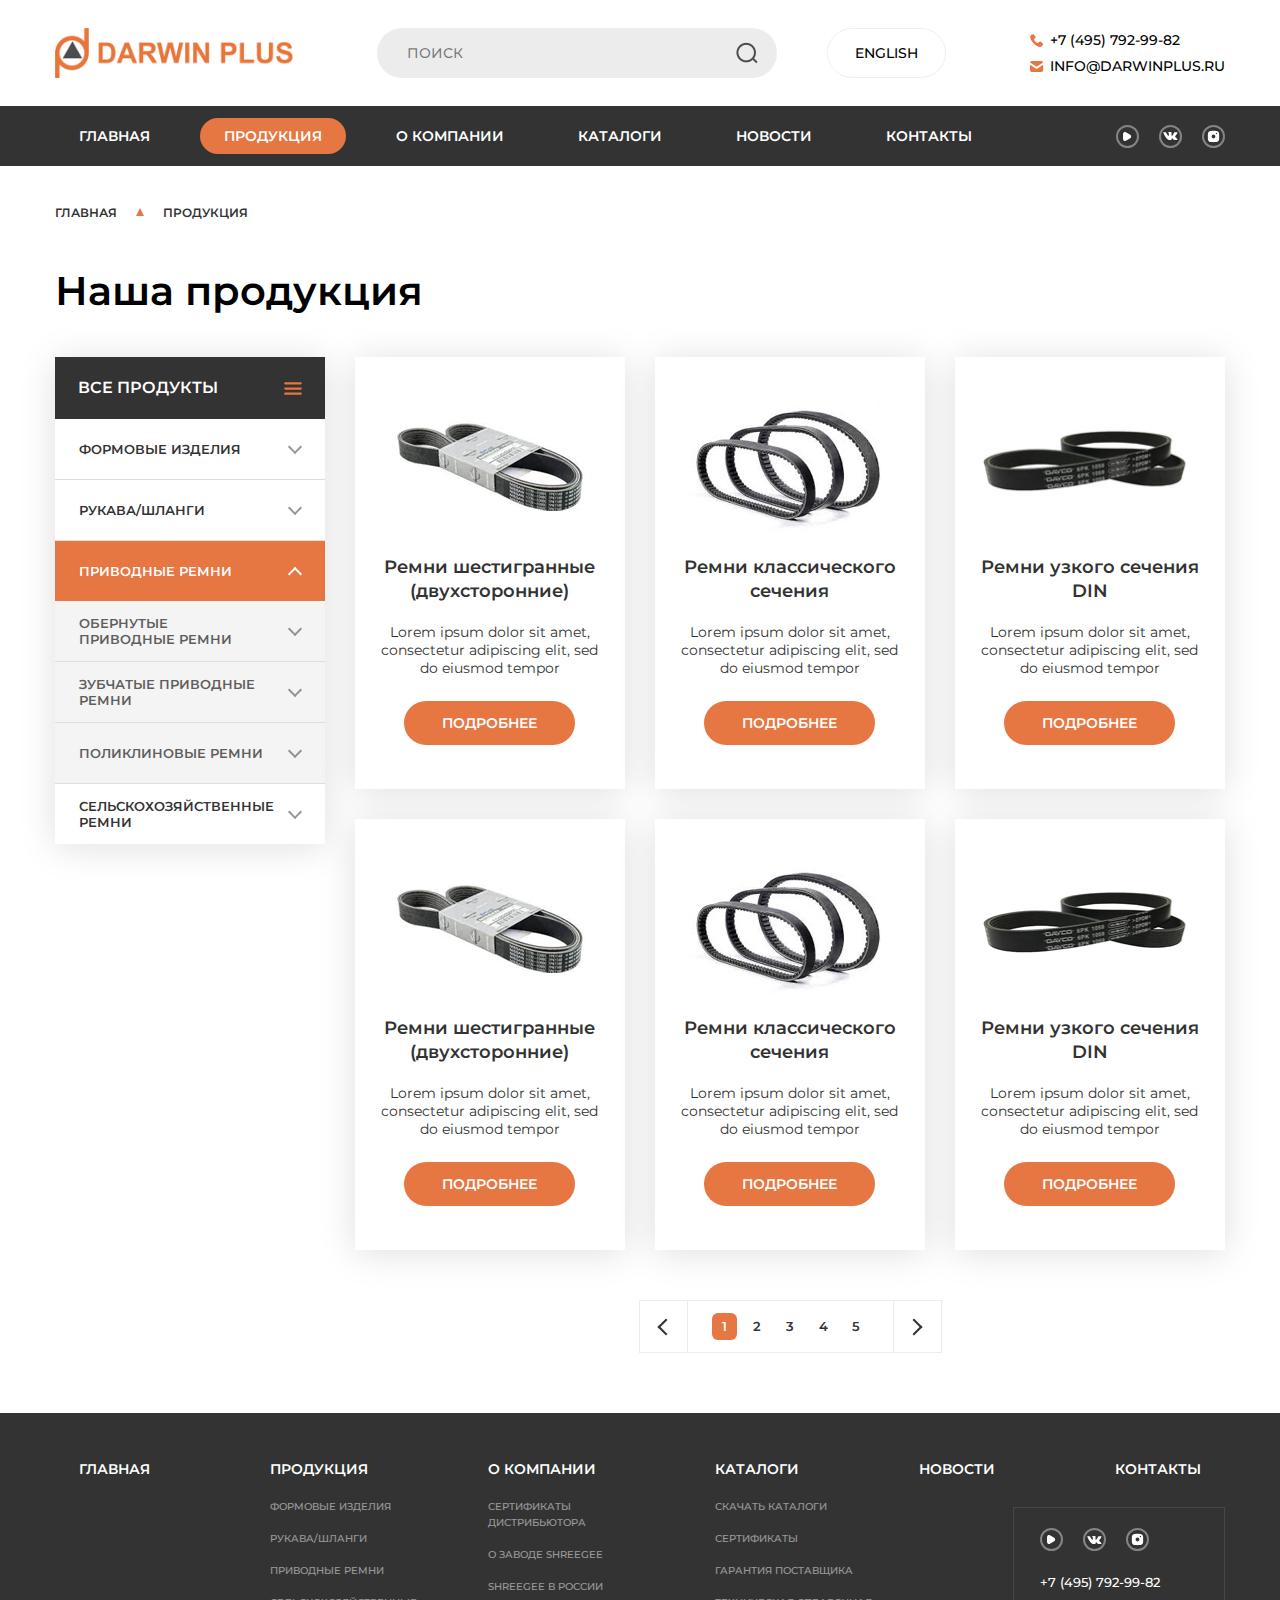
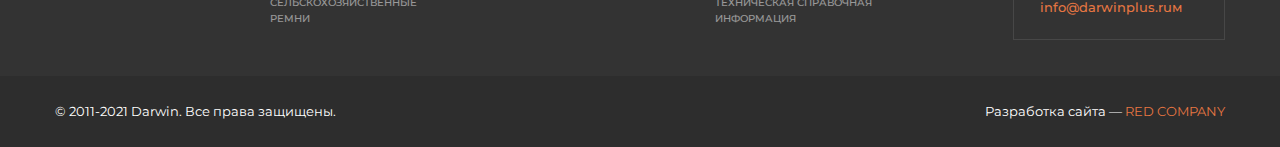
<file: products.html>
<!DOCTYPE html>
<html lang="ru">
	<head>
		<meta http-equiv="Content-Type" content="text/html; charset=utf-8">

		<!-- Адаптирование страницы для мобильных устройств -->
		<meta name="viewport" content="width=device-width, initial-scale=1, maximum-scale=1">

		<!-- Запрет распознования номера телефона -->
		<meta name="format-detection" content="telephone=no">
		<meta name="SKYPE_TOOLBAR" content ="SKYPE_TOOLBAR_PARSER_COMPATIBLE">

		<!-- Заголовок страницы -->
		<title>Заголовок страницы</title>

		<!-- Данное значение часто используют(использовали) поисковые системы -->
		<meta name="description" content="">
		<meta name="keywords" content="">

		<!-- Изменение цвета панели моб. браузера -->
		<meta name="msapplication-TileColor" content="#e67642">
		<meta name="theme-color" content="#e67642">

		<!-- Подключение шрифтов с гугла -->
		<link rel="preconnect" href="https://fonts.gstatic.com">
		<link href="https://fonts.googleapis.com/css2?family=Montserrat:ital,wght@0,100;0,200;0,300;0,400;0,500;0,600;0,700;0,800;0,900;1,100;1,200;1,300;1,400;1,500;1,600;1,700;1,800;1,900&display=swap" rel="stylesheet">

		<!-- Подключение файлов стилей -->
		<link rel="stylesheet" href="https://unpkg.com/swiper/swiper-bundle.min.css">
		<link rel="stylesheet" href="css/swiper.css">
		<link rel="stylesheet" href="css/fancybox.css">
		<link rel="stylesheet" href="css/styles.css">

		<link rel="stylesheet" href="css/response_1217.css" media="print, (max-width: 1217px)">
		<link rel="stylesheet" href="css/response_1023.css" media="print, (max-width: 1023px)">
		<link rel="stylesheet" href="css/response_767.css" media="print, (max-width: 767px)">
		<link rel="stylesheet" href="css/response_479.css" media="(max-width: 479px)">
	</head>

	<body>
		<div class="wrap">
			<div class="main">
				<header>
					<button class="close"></button>

					<div class="mob_scroll">
						<div class="info">
							<div class="cont row">
								<div class="logo">
									<img src="images/logo.png" alt="">
								</div>

								<div class="search">
									<form action="">
										<input type="text" name="" value="" class="input" placeholder="Поиск">

										<button type="submit" class="submit_btn">
											<img src="images/ic_search.png" alt="">
										</button>
									</form>
								</div>

								<div class="langs">
									<a href="/">ENGlish</a>
								</div>

								<div class="contacts">
									<div class="phone">
										<img src="images/ic_phone.svg" alt="" class="icon">
										<a href="tel:+74957929982">+7 (495) 792-99-82</a>
									</div>

									<div class="email">
										<img src="images/ic_email.svg" alt="" class="icon">
										<a href="mailto:info@darwinplus.ru">info@darwinplus.ru</a>
									</div>
								</div>
							</div>
						</div>


						<div class="bottom">
							<div class="cont row">
								<nav class="menu row">
									<div class="item">
										<a href="/">Главная</a>
									</div>

									<div class="item">
										<a href="/" class="sub_link active">Продукция</a>

										<div class="sub_menu">
											<div><a href="/">Формовые изделия</a></div>
											<div><a href="/">Рукава/шланги</a></div>
											<div><a href="/">Приводные ремни</a></div>
											<div><a href="/">Сельскохозяйственные<br> ремни</a></div>
										</div>
									</div>

									<div class="item">
										<a href="/" class="sub_link">О компании</a>

										<div class="sub_menu">
											<div><a href="/">Сертификаты<br> дистрибьютора</a></div>
											<div><a href="/">О заводе ShreeGee</a></div>
											<div><a href="/">ShreeGee в России</a></div>
										</div>
									</div>

									<div class="item">
										<a href="/" class="sub_link">Каталоги</a>

										<div class="sub_menu">
											<div><a href="/">Скачать каталоги</a></div>
											<div><a href="/">Сертификаты</a></div>
											<div><a href="/">Гарантия Поставщика</a></div>
											<div><a href="/">Техническая справочная<br> информация</a></div>
										</div>
									</div>

									<div class="item">
										<a href="/">Новости</a>
									</div>

									<div class="item">
										<a href="/">Контакты</a>
									</div>
								</nav>

								<div class="socials">
									<a href="/" target="_blank" rel="noopener nofollow">
										<img src="images/ic_video.svg" alt="">
									</a>

									<a href="/" target="_blank" rel="noopener nofollow">
										<img src="images/ic_vkotnakte.svg" alt="">
									</a>

									<a href="/" target="_blank" rel="noopener nofollow">
										<img src="images/ic_instagram.svg" alt="">
									</a>
								</div>
							</div>
						</div>
					</div>
				</header>


				<section class="mob_header">
					<div class="cont">
						<div class="logo">
							<img src="images/logo.png" alt="">
						</div>

						<div class="contacts">
							<div class="phone">
								<img src="images/ic_phone.svg" alt="" class="icon">
								<a href="tel:+74957929982">+7 (495) 792-99-82</a>
							</div>

							<div class="email">
								<img src="images/ic_email.svg" alt="" class="icon">
								<a href="mailto:info@darwinplus.ru">info@darwinplus.ru</a>
							</div>
						</div>

						<div class="search modal_cont">
							<button class="btn mini_modal_btn" data-modal-id="#mob_search_modal">
								<img src="images/ic_search.png" alt="">
							</button>

							<div class="mini_modal" id="mob_search_modal">
								<form action="">
									<input type="text" name="" value="" class="input" placeholder="Поиск">

									<button type="submit" class="submit_btn">
										<img src="images/ic_search.png" alt="">
									</button>
								</form>
							</div>
						</div>

						<button class="mob_menu_btn">
							<span></span>
						</button>
					</div>
				</section>


				<section class="page_head">
					<div class="cont">
						<div class="breadcrumbs">
							<a href="/">Главная</a> <span class="sep"></span>
							<span class="current">Продукция</span>
						</div>

						<h1 class="page_title">Наша продукция</h1>
					</div>
				</section>


				<section class="content_flex big_aside block">
					<div class="cont row">
						<aside>
							<div class="categories">
								<div class="title">
									<span>Все продукты</span>
									<img src="images/ic_burger.svg" alt="" class="icon">
								</div>

								<div class="list">
									<div class="item">
										<div class="category">
											<a href="/">Формовые изделия</a>
											<div class="arrow"></div>
										</div>

										<div class="sub">
											<div>
												<a href="/">Обернутые приводные рeмни</a>
												<div class="arrow"></div>
											</div>

											<div>
												<a href="/">Зубчатые приводные рeмни</a>
												<div class="arrow"></div>
											</div>

											<div>
												<a href="/">Поликлиновые рeмни</a>
												<div class="arrow"></div>
											</div>
										</div>
									</div>

									<div class="item">
										<div class="category">
											<a href="/">Рукава/шланги</a>
											<div class="arrow"></div>
										</div>

										<div class="sub">
											<div>
												<a href="/">Обернутые приводные рeмни</a>
												<div class="arrow"></div>
											</div>

											<div>
												<a href="/">Зубчатые приводные рeмни</a>
												<div class="arrow"></div>
											</div>

											<div>
												<a href="/">Поликлиновые рeмни</a>
												<div class="arrow"></div>
											</div>
										</div>
									</div>

									<div class="item">
										<div class="category active">
											<a href="/">Приводные ремни</a>
											<div class="arrow"></div>
										</div>

										<div class="sub" style="display: block;">
											<div>
												<a href="/">Обернутые приводные рeмни</a>
												<div class="arrow"></div>
											</div>

											<div>
												<a href="/">Зубчатые приводные рeмни</a>
												<div class="arrow"></div>
											</div>

											<div>
												<a href="/">Поликлиновые рeмни</a>
												<div class="arrow"></div>
											</div>
										</div>
									</div>

									<div class="item">
										<div class="category">
											<a href="/">Сельскохозяйственные ремни</a>
											<div class="arrow"></div>
										</div>

										<div class="sub">
											<div>
												<a href="/">Обернутые приводные рeмни</a>
												<div class="arrow"></div>
											</div>

											<div>
												<a href="/">Зубчатые приводные рeмни</a>
												<div class="arrow"></div>
											</div>

											<div>
												<a href="/">Поликлиновые рeмни</a>
												<div class="arrow"></div>
											</div>
										</div>
									</div>
								</div>
							</div>
						</aside>


						<section class="content">
							<section class="products">
								<div class="row">
									<div class="product">
										<a href="/" class="thumb">
											<div><img data-src="images/tmp/product_thumb.jpg" alt="" class="lozad"></div>
										</a>

										<div class="name">
											<a href="/">Ремни шестигранные (двухсторонние)</a>
										</div>

										<div class="desc">Lorem ipsum dolor sit amet, consectetur adipiscing elit, sed do eiusmod tempor</div>

										<a href="/" class="details">Подробнее</a>
									</div>

									<div class="product">
										<a href="/" class="thumb">
											<div><img data-src="images/tmp/product_thumb2.jpg" alt="" class="lozad"></div>
										</a>

										<div class="name">
											<a href="/">Ремни классического сечения</a>
										</div>

										<div class="desc">Lorem ipsum dolor sit amet, consectetur adipiscing elit, sed do eiusmod tempor</div>

										<a href="/" class="details">Подробнее</a>
									</div>

									<div class="product">
										<a href="/" class="thumb">
											<div><img data-src="images/tmp/product_thumb3.jpg" alt="" class="lozad"></div>
										</a>

										<div class="name">
											<a href="/">Ремни узкого сечения DIN</a>
										</div>

										<div class="desc">Lorem ipsum dolor sit amet, consectetur adipiscing elit, sed do eiusmod tempor</div>

										<a href="/" class="details">Подробнее</a>
									</div>

									<div class="product">
										<a href="/" class="thumb">
											<div><img data-src="images/tmp/product_thumb.jpg" alt="" class="lozad"></div>
										</a>

										<div class="name">
											<a href="/">Ремни шестигранные (двухсторонние)</a>
										</div>

										<div class="desc">Lorem ipsum dolor sit amet, consectetur adipiscing elit, sed do eiusmod tempor</div>

										<a href="/" class="details">Подробнее</a>
									</div>

									<div class="product">
										<a href="/" class="thumb">
											<div><img data-src="images/tmp/product_thumb2.jpg" alt="" class="lozad"></div>
										</a>

										<div class="name">
											<a href="/">Ремни классического сечения</a>
										</div>

										<div class="desc">Lorem ipsum dolor sit amet, consectetur adipiscing elit, sed do eiusmod tempor</div>

										<a href="/" class="details">Подробнее</a>
									</div>

									<div class="product">
										<a href="/" class="thumb">
											<div><img data-src="images/tmp/product_thumb3.jpg" alt="" class="lozad"></div>
										</a>

										<div class="name">
											<a href="/">Ремни узкого сечения DIN</a>
										</div>

										<div class="desc">Lorem ipsum dolor sit amet, consectetur adipiscing elit, sed do eiusmod tempor</div>

										<a href="/" class="details">Подробнее</a>
									</div>
								</div>


								<div class="pagination center">
									<a href="/" class="prev"></a>

									<div class="links">
										<a class="active">1</a>
										<a href="/">2</a>
										<a href="/">3</a>
										<a href="/">4</a>
										<a href="/">5</a>
									</div>

									<a href="/" class="next"></a>
								</div>
							</section>
						</section>
					</div>
				</section>
			</div>


			<footer>
				<div class="info">
					<div class="cont">
						<nav class="menu row">
							<div class="item">
								<a href="/">Главная</a>
							</div>

							<div class="item">
								<a href="/" class="sub_link">Продукция</a>

								<div class="sub_menu">
									<div><a href="/">Формовые изделия</a></div>
									<div><a href="/">Рукава/шланги</a></div>
									<div><a href="/">Приводные ремни</a></div>
									<div><a href="/">Сельскохозяйственные<br> ремни</a></div>
								</div>
							</div>

							<div class="item">
								<a href="/" class="sub_link">О компании</a>

								<div class="sub_menu">
									<div><a href="/">Сертификаты<br> дистрибьютора</a></div>
									<div><a href="/">О заводе ShreeGee</a></div>
									<div><a href="/">ShreeGee в России</a></div>
								</div>
							</div>

							<div class="item">
								<a href="/" class="sub_link">Каталоги</a>

								<div class="sub_menu">
									<div><a href="/">Скачать каталоги</a></div>
									<div><a href="/">Сертификаты</a></div>
									<div><a href="/">Гарантия Поставщика</a></div>
									<div><a href="/">Техническая справочная<br> информация</a></div>
								</div>
							</div>

							<div class="item">
								<a href="/">Новости</a>
							</div>

							<div class="item">
								<a href="/">Контакты</a>
							</div>
						</nav>


						<div class="contacts">
							<div class="socials">
								<a href="/" target="_blank" rel="noopener nofollow">
									<img src="images/ic_video.svg" alt="">
								</a>

								<a href="/" target="_blank" rel="noopener nofollow">
									<img src="images/ic_vkotnakte.svg" alt="">
								</a>

								<a href="/" target="_blank" rel="noopener nofollow">
									<img src="images/ic_instagram.svg" alt="">
								</a>
							</div>

							<div class="phone">
								<a href="tel:+74957929982">+7 (495) 792-99-82</a>
							</div>

							<div class="email">
								<a href="mailto:info@darwinplus.ruм">info@darwinplus.ruм</a>
							</div>
						</div>
					</div>
				</div>


				<div class="bottom">
					<div class="cont row">
						<div class="copyright">&copy; 2011-2021 Darwin.  Все права защищены.</div>

						<div class="creator">
							<a href="/" target="_blank">Разработка сайта — <span>RED COMPANY</span></a>
						</div>
					</div>
				</div>
			</footer>


			<div class="overlay"></div>
		</div>


		<div class="supports_error">
			Ваш браузер устарел рекомендуем обновить его до последней версии<br> или использовать другой более современный.
		</div>


		<!-- Подключение javascript файлов -->
		<script src="js/jquery-3.5.0.min.js"></script>
		<script src="js/lozad.min.js"></script>
		<script src="https://unpkg.com/swiper/swiper-bundle.min.js"></script>
		<script src="js/inputmask.min.js"></script>
		<script src="js/masonry.min.js"></script>
		<script src="js/fancybox.min.js"></script>
		<script src="js/functions.js"></script>
		<script src="js/scripts.js"></script>
	</body>
</html>
</file>
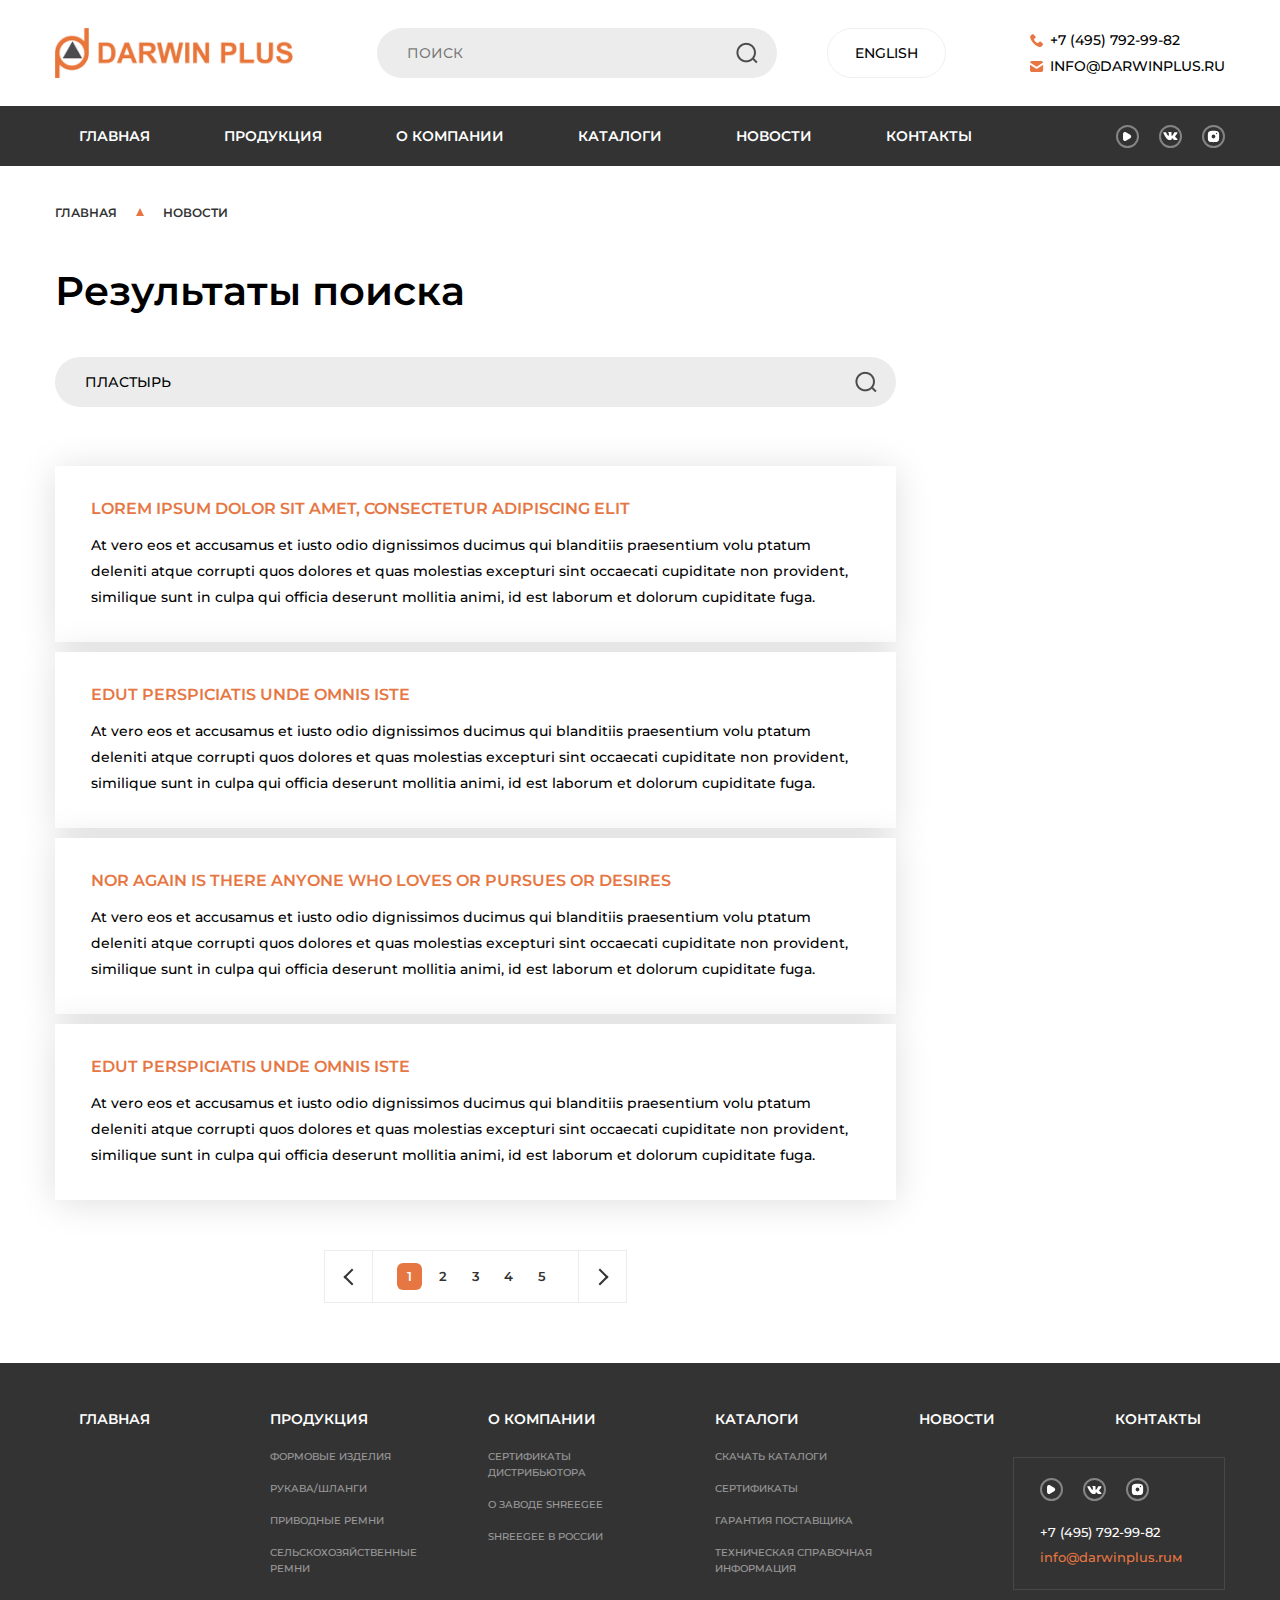
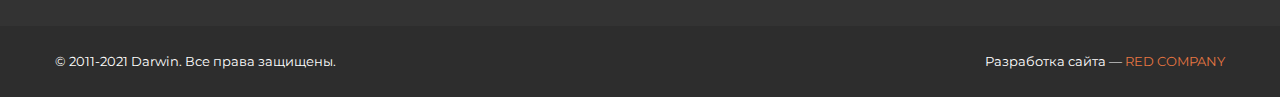
<file: search.html>
<!DOCTYPE html>
<html lang="ru">
	<head>
		<meta http-equiv="Content-Type" content="text/html; charset=utf-8">

		<!-- Адаптирование страницы для мобильных устройств -->
		<meta name="viewport" content="width=device-width, initial-scale=1, maximum-scale=1">

		<!-- Запрет распознования номера телефона -->
		<meta name="format-detection" content="telephone=no">
		<meta name="SKYPE_TOOLBAR" content ="SKYPE_TOOLBAR_PARSER_COMPATIBLE">

		<!-- Заголовок страницы -->
		<title>Заголовок страницы</title>

		<!-- Данное значение часто используют(использовали) поисковые системы -->
		<meta name="description" content="">
		<meta name="keywords" content="">

		<!-- Изменение цвета панели моб. браузера -->
		<meta name="msapplication-TileColor" content="#e67642">
		<meta name="theme-color" content="#e67642">

		<!-- Подключение шрифтов с гугла -->
		<link rel="preconnect" href="https://fonts.gstatic.com">
		<link href="https://fonts.googleapis.com/css2?family=Montserrat:ital,wght@0,100;0,200;0,300;0,400;0,500;0,600;0,700;0,800;0,900;1,100;1,200;1,300;1,400;1,500;1,600;1,700;1,800;1,900&display=swap" rel="stylesheet">

		<!-- Подключение файлов стилей -->
		<link rel="stylesheet" href="https://unpkg.com/swiper/swiper-bundle.min.css">
		<link rel="stylesheet" href="css/swiper.css">
		<link rel="stylesheet" href="css/fancybox.css">
		<link rel="stylesheet" href="css/styles.css">

		<link rel="stylesheet" href="css/response_1217.css" media="print, (max-width: 1217px)">
		<link rel="stylesheet" href="css/response_1023.css" media="print, (max-width: 1023px)">
		<link rel="stylesheet" href="css/response_767.css" media="print, (max-width: 767px)">
		<link rel="stylesheet" href="css/response_479.css" media="(max-width: 479px)">
	</head>

	<body>
		<div class="wrap">
			<div class="main">
				<header>
					<button class="close"></button>

					<div class="mob_scroll">
						<div class="info">
							<div class="cont row">
								<div class="logo">
									<img src="images/logo.png" alt="">
								</div>

								<div class="search">
									<form action="">
										<input type="text" name="" value="" class="input" placeholder="Поиск">

										<button type="submit" class="submit_btn">
											<img src="images/ic_search.png" alt="">
										</button>
									</form>
								</div>

								<div class="langs">
									<a href="/">ENGlish</a>
								</div>

								<div class="contacts">
									<div class="phone">
										<img src="images/ic_phone.svg" alt="" class="icon">
										<a href="tel:+74957929982">+7 (495) 792-99-82</a>
									</div>

									<div class="email">
										<img src="images/ic_email.svg" alt="" class="icon">
										<a href="mailto:info@darwinplus.ru">info@darwinplus.ru</a>
									</div>
								</div>
							</div>
						</div>


						<div class="bottom">
							<div class="cont row">
								<nav class="menu row">
									<div class="item">
										<a href="/">Главная</a>
									</div>

									<div class="item">
										<a href="/" class="sub_link">Продукция</a>

										<div class="sub_menu">
											<div><a href="/">Формовые изделия</a></div>
											<div><a href="/">Рукава/шланги</a></div>
											<div><a href="/">Приводные ремни</a></div>
											<div><a href="/">Сельскохозяйственные<br> ремни</a></div>
										</div>
									</div>

									<div class="item">
										<a href="/" class="sub_link">О компании</a>

										<div class="sub_menu">
											<div><a href="/">Сертификаты<br> дистрибьютора</a></div>
											<div><a href="/">О заводе ShreeGee</a></div>
											<div><a href="/">ShreeGee в России</a></div>
										</div>
									</div>

									<div class="item">
										<a href="/" class="sub_link">Каталоги</a>

										<div class="sub_menu">
											<div><a href="/">Скачать каталоги</a></div>
											<div><a href="/">Сертификаты</a></div>
											<div><a href="/">Гарантия Поставщика</a></div>
											<div><a href="/">Техническая справочная<br> информация</a></div>
										</div>
									</div>

									<div class="item">
										<a href="/">Новости</a>
									</div>

									<div class="item">
										<a href="/">Контакты</a>
									</div>
								</nav>

								<div class="socials">
									<a href="/" target="_blank" rel="noopener nofollow">
										<img src="images/ic_video.svg" alt="">
									</a>

									<a href="/" target="_blank" rel="noopener nofollow">
										<img src="images/ic_vkotnakte.svg" alt="">
									</a>

									<a href="/" target="_blank" rel="noopener nofollow">
										<img src="images/ic_instagram.svg" alt="">
									</a>
								</div>
							</div>
						</div>
					</div>
				</header>


				<section class="mob_header">
					<div class="cont">
						<div class="logo">
							<img src="images/logo.png" alt="">
						</div>

						<div class="contacts">
							<div class="phone">
								<img src="images/ic_phone.svg" alt="" class="icon">
								<a href="tel:+74957929982">+7 (495) 792-99-82</a>
							</div>

							<div class="email">
								<img src="images/ic_email.svg" alt="" class="icon">
								<a href="mailto:info@darwinplus.ru">info@darwinplus.ru</a>
							</div>
						</div>

						<div class="search modal_cont">
							<button class="btn mini_modal_btn" data-modal-id="#mob_search_modal">
								<img src="images/ic_search.png" alt="">
							</button>

							<div class="mini_modal" id="mob_search_modal">
								<form action="">
									<input type="text" name="" value="" class="input" placeholder="Поиск">

									<button type="submit" class="submit_btn">
										<img src="images/ic_search.png" alt="">
									</button>
								</form>
							</div>
						</div>

						<button class="mob_menu_btn">
							<span></span>
						</button>
					</div>
				</section>


				<section class="page_head">
					<div class="cont">
						<div class="breadcrumbs">
							<a href="/">Главная</a> <span class="sep"></span>
							<span class="current">Новости</span>
						</div>

						<h1 class="page_title">Результаты поиска</h1>
					</div>
				</section>


				<section class="search_result block">
					<div class="cont">
						<div class="data">
							<form action="">
								<input type="text" name="" value="пластырь" class="input" placeholder="Поиск">

								<button type="submit" class="submit_btn">
									<img src="images/ic_search.png" alt="">
								</button>
							</form>

							<div class="list">
								<div class="item">
									<div class="name">
										<a href="/">Lorem ipsum dolor sit amet, consectetur adipiscing elit</a>
									</div>

									<div class="desc">At vero eos et accusamus et iusto odio dignissimos ducimus qui blanditiis praesentium volu ptatum deleniti atque corrupti quos dolores et quas molestias excepturi sint occaecati cupiditate non provident, similique sunt in culpa qui officia deserunt mollitia animi, id est laborum et dolorum cupiditate fuga.</div>
								</div>

								<div class="item">
									<div class="name">
										<a href="/">edut perspiciatis unde omnis iste</a>
									</div>

									<div class="desc">At vero eos et accusamus et iusto odio dignissimos ducimus qui blanditiis praesentium volu ptatum deleniti atque corrupti quos dolores et quas molestias excepturi sint occaecati cupiditate non provident, similique sunt in culpa qui officia deserunt mollitia animi, id est laborum et dolorum cupiditate fuga.</div>
								</div>

								<div class="item">
									<div class="name">
										<a href="/">Nor again is there anyone who loves or pursues or desires</a>
									</div>

									<div class="desc">At vero eos et accusamus et iusto odio dignissimos ducimus qui blanditiis praesentium volu ptatum deleniti atque corrupti quos dolores et quas molestias excepturi sint occaecati cupiditate non provident, similique sunt in culpa qui officia deserunt mollitia animi, id est laborum et dolorum cupiditate fuga.</div>
								</div>

								<div class="item">
									<div class="name">
										<a href="/">edut perspiciatis unde omnis iste</a>
									</div>

									<div class="desc">At vero eos et accusamus et iusto odio dignissimos ducimus qui blanditiis praesentium volu ptatum deleniti atque corrupti quos dolores et quas molestias excepturi sint occaecati cupiditate non provident, similique sunt in culpa qui officia deserunt mollitia animi, id est laborum et dolorum cupiditate fuga.</div>
								</div>
							</div>

							<div class="pagination center">
								<a href="/" class="prev"></a>

								<div class="links">
									<a class="active">1</a>
									<a href="/">2</a>
									<a href="/">3</a>
									<a href="/">4</a>
									<a href="/">5</a>
								</div>

								<a href="/" class="next"></a>
							</div>
						</div>
					</div>
				</section>
			</div>


			<footer>
				<div class="info">
					<div class="cont">
						<nav class="menu row">
							<div class="item">
								<a href="/">Главная</a>
							</div>

							<div class="item">
								<a href="/" class="sub_link">Продукция</a>

								<div class="sub_menu">
									<div><a href="/">Формовые изделия</a></div>
									<div><a href="/">Рукава/шланги</a></div>
									<div><a href="/">Приводные ремни</a></div>
									<div><a href="/">Сельскохозяйственные<br> ремни</a></div>
								</div>
							</div>

							<div class="item">
								<a href="/" class="sub_link">О компании</a>

								<div class="sub_menu">
									<div><a href="/">Сертификаты<br> дистрибьютора</a></div>
									<div><a href="/">О заводе ShreeGee</a></div>
									<div><a href="/">ShreeGee в России</a></div>
								</div>
							</div>

							<div class="item">
								<a href="/" class="sub_link">Каталоги</a>

								<div class="sub_menu">
									<div><a href="/">Скачать каталоги</a></div>
									<div><a href="/">Сертификаты</a></div>
									<div><a href="/">Гарантия Поставщика</a></div>
									<div><a href="/">Техническая справочная<br> информация</a></div>
								</div>
							</div>

							<div class="item">
								<a href="/">Новости</a>
							</div>

							<div class="item">
								<a href="/">Контакты</a>
							</div>
						</nav>


						<div class="contacts">
							<div class="socials">
								<a href="/" target="_blank" rel="noopener nofollow">
									<img src="images/ic_video.svg" alt="">
								</a>

								<a href="/" target="_blank" rel="noopener nofollow">
									<img src="images/ic_vkotnakte.svg" alt="">
								</a>

								<a href="/" target="_blank" rel="noopener nofollow">
									<img src="images/ic_instagram.svg" alt="">
								</a>
							</div>

							<div class="phone">
								<a href="tel:+74957929982">+7 (495) 792-99-82</a>
							</div>

							<div class="email">
								<a href="mailto:info@darwinplus.ruм">info@darwinplus.ruм</a>
							</div>
						</div>
					</div>
				</div>


				<div class="bottom">
					<div class="cont row">
						<div class="copyright">&copy; 2011-2021 Darwin.  Все права защищены.</div>

						<div class="creator">
							<a href="/" target="_blank">Разработка сайта — <span>RED COMPANY</span></a>
						</div>
					</div>
				</div>
			</footer>


			<div class="overlay"></div>
		</div>


		<div class="supports_error">
			Ваш браузер устарел рекомендуем обновить его до последней версии<br> или использовать другой более современный.
		</div>


		<!-- Подключение javascript файлов -->
		<script src="js/jquery-3.5.0.min.js"></script>
		<script src="js/lozad.min.js"></script>
		<script src="https://unpkg.com/swiper/swiper-bundle.min.js"></script>
		<script src="js/inputmask.min.js"></script>
		<script src="js/masonry.min.js"></script>
		<script src="js/fancybox.min.js"></script>
		<script src="js/functions.js"></script>
		<script src="js/scripts.js"></script>
	</body>
</html>
</file>
<file: css/styles.css>
/* For old browsers */
@supports (not(--css: variables))
{
    .supports_error
    {
        display: flex !important;
    }
}

/* For IE */
@media screen and (-ms-high-contrast: active), (-ms-high-contrast: none)
{
    .supports_error
    {
        display: flex !important;
    }
}



/*------------------
    Reset styles
------------------*/
*
{
    box-sizing: border-box;
    margin: 0;
    padding: 0;
}

*:before,
*:after
{
    box-sizing: border-box;
}

html
{
    -webkit-font-smoothing: antialiased;
    -moz-osx-font-smoothing: grayscale;
        -ms-text-size-adjust: 100%;
    -webkit-text-size-adjust: 100%;
}

body
{
    margin: 0;

    -webkit-tap-highlight-color: transparent;
    -webkit-overflow-scrolling: touch;
    text-rendering: optimizeLegibility;
    text-decoration-skip: objects;
}

img
{
    border-style: none;
}

textarea
{
    overflow: auto;
}

input,
textarea,
input:active,
textarea:active,
button
{
    margin: 0;

    -webkit-border-radius: 0;
            border-radius: 0;
         outline: none transparent !important;
    box-shadow: none;

    -webkit-appearance: none;
            appearance: none;
    -moz-outline: none !important;
}

:focus
{
    outline: 0;
}

:hover,
:active
{
    -webkit-tap-highlight-color: rgba(0,0,0,0);
    -webkit-touch-callout: none;
}


::-ms-clear
{
    display: none;
}



/*-------------------
    Global styles
-------------------*/
:root
{
    --bg: #fff;
    --sidebar_width: 270px;
    --scroll_width: 17px;
    --text_color: #000;
    --font_size: 15px;
    --font_size_title: 40px;
    --font_family: 'Montserrat', 'Arial', sans-serif;
}


::selection
{
    color: #fff;

    background: #e67642;
}

::-moz-selection
{
    color: #fff;

    background: #e67642;
}


.clear
{
    clear: both;
}

.left
{
    float: left;
}

.right
{
    float: right;
}



html
{
    height: 100%;
    min-height: -moz-available;
    min-height: -webkit-fill-available;
    min-height:         fill-available;
}

html.custom_scroll ::-webkit-scrollbar
{
    width: 10px;
    height: 10px;

    background-color: #ccc;
}

html.custom_scroll ::-webkit-scrollbar-thumb
{
    background-color: #e67642;
}

html.custom_scroll
{
    scrollbar-color: #e67642 #ccc;
    scrollbar-width: thin;
}


body
{
    color: var(--text_color);
    font: var(--font_size) var(--font_family);

    height: 100%;
    min-height: -moz-available;
    min-height: -webkit-fill-available;
    min-height:         fill-available;
}


button
{
    color: var(--text_color);
    font: var(--font_size) var(--font_family);

    cursor: pointer;

    border: none;
    background: none;
}


.wrap
{
    position: relative;

    display: flex;
    overflow: hidden;
    flex-direction: column;

    min-width: 360px;
    min-height: 100%;

    background: var(--bg);
}


.main
{
    flex: 1 0 auto;
}


.cont
{
    width: 100%;
    max-width: 1218px;
    margin: 0 auto;
    padding: 0 24px;
}


.lozad
{
    transition: opacity .5s linear;

    opacity: 0;
}

.lozad.loaded
{
    opacity: 1;
}


.row
{
    display: flex;

    justify-content: flex-start;
    align-items: flex-start;
    align-content: flex-start;
    flex-wrap: wrap;
}



.content_flex.row,
.content_flex > .cont.row
{
    justify-content: space-between;
    align-items: stretch;
    align-content: stretch;
}

.content_flex .content
{
    position: relative;

    width: calc(100% - var(--sidebar_width) - 30px);
}

.content_flex .content > :first-child
{
    margin-top: 0;
}

.content_flex .content > :last-child
{
    margin-bottom: 0;
}



.block
{
    margin-bottom: 60px;
}

.block.no_margin
{
    margin-bottom: 0 !important;
}



.overlay
{
    position: fixed;
    z-index: 100;
    top: 0;
    left: 0;

    display: none;

    width: 100%;
    height: 100%;

    opacity: .65;
    background: #000;
}



.supports_error
{
    font-family: 'Arial', sans-serif;
    font-size: 20px;
    line-height: 30px;

    position: fixed;
    z-index: 1000;
    top: 0;
    left: 0;

    display: none;

    width: 100%;
    height: 100%;
    padding: 20px;

    text-align: center;

    background: #fff;

    justify-content: center;
    align-items: center;
    align-content: center;
    flex-wrap: wrap;
}

.supports_error.show
{
    display: flex;
}



/*----------------
    Pagination
----------------*/
.pagination
{
    display: flex;

    margin-top: 50px;

    justify-content: flex-start;
    align-items: center;
    align-content: center;
    flex-wrap: wrap;
}

.pagination.center
{
    justify-content: center;
}

.pagination.alignright
{
    justify-content: flex-end;
}


.pagination .links
{
    display: flex;

    padding: 12px 24px;

    border: 1px solid #ececec;

    justify-content: center;
    align-items: center;
    align-content: center;
    flex-wrap: wrap;
}

.pagination .links > * + *
{
    margin-left: 8px;
}

.pagination .links a
{
    color: #333;
    font-size: 13px;
    font-weight: 600;
    line-height: 27px;

    display: inline-block;

    min-width: 25px;
    height: 27px;
    padding: 0 8px;

    transition: .2s linear;
    text-align: center;
    vertical-align: top;
    text-decoration: none;

    border-radius: 6px;
}

.pagination .links a:hover,
.pagination .links a.active
{
    color: #fff;

    background: #e67642;
}


.pagination .prev,
.pagination .next
{
    position: relative;

    width: 49px;
    height: 53px;

    transition: .2s linear;

    border: 1px solid #ececec;
}

.pagination .prev
{
    margin-right: -1px;
}

.pagination .next
{
    margin-left: -1px;
}

.pagination .prev:after,
.pagination .next:after
{
    position: absolute;
    top: 0;
    right: 0;
    bottom: 0;
    left: 6px;

    display: block;

    width: 12px;
    height: 12px;
    margin: auto;

    content: '';
    transition: border-color .2s linear;
    transform: rotate(-45deg);

    border-top: 2px solid #333;
    border-left: 2px solid #333;
}

.pagination .next:after
{
    left: -6px;

    transform: rotate(-225deg);
}

.pagination .prev:hover:after,
.pagination .next:hover:after
{
    border-color: #e67642;
}



/*-----------
    Share
-----------*/
.share
{
    display: flex;

    margin-top: 48px;
    padding: 16px 24px;

    border: 1px solid #d6dbf0;

    justify-content: center;
    align-items: center;
    align-content: center;
    flex-wrap: wrap;
}

.share .name
{
    color: #262626;
    font-size: 14px;
    font-weight: 600;
    line-height: 20px;

    margin-right: 19px;

    white-space: nowrap;
    text-transform: uppercase;
}

.share img
{
    display: block;

    max-width: 100%;
}



/*-----------------
    Tab content
-----------------*/
.tab_content
{
    position: relative;

    visibility: hidden;
    overflow: hidden;

    height: 0;

    pointer-events: none;

    opacity: 0;
}

.tab_content.active
{
    visibility: visible;
    overflow: visible;

    height: auto;

    transition: opacity .5s linear;
    pointer-events: auto;

    opacity: 1;
}



/*----------------
    Mini modal
----------------*/
.modal_cont
{
    position: relative;
}

.mini_modal_link
{
    display: inline-block;

    vertical-align: top;
}

.mini_modal
{
    position: absolute;
    z-index: 100;
    top: calc(100% + 30px);
    left: 0;

    visibility: hidden;

    transition: .2s linear;
    pointer-events: none;

    opacity: 0;
}

.mini_modal.active
{
    top: 100%;

    visibility: visible;

    pointer-events: auto;

    opacity: 1;
}



/*------------
    Header
------------*/
header
{
    position: relative;
    z-index: 99;
    top: 0;
    left: 0;

    width: 100%;
}


header > .close
{
    position: absolute;
    top: 0;
    left: 100%;

    display: none;

    width: 50px;
    height: 50px;

    cursor: pointer;

    border: none;
    background: none;
}

header > .close:before,
header > .close:after
{
    position: absolute;
    top: 0;
    right: 0;
    bottom: 0;
    left: 0;

    display: block;

    width: 50%;
    height: 2px;
    margin: auto;

    content: '';
    transform: rotate(45deg);

    background: #fff;
}

header > .close:after
{
    transform: rotate(-45deg);
}

header.show > .close
{
    display: block;
}



header .info
{
    padding: 28px 0;
}

header .info .cont
{
    justify-content: space-between;
    align-items: center;
    align-content: center;
}


header .bottom
{
    padding: 12px 0;

    background: #333;
}

header .bottom .cont
{
    justify-content: space-between;
    align-items: center;
    align-content: center;
}



header .logo
{
    margin-right: auto;
}

header .logo,
header .logo img
{
    display: block;
}



header .search
{
    width: 400px;
    max-width: 100%;
}

header .search form
{
    display: flex;

    justify-content: flex-start;
    align-items: center;
    align-content: center;
    flex-wrap: wrap;
}

header .search ::-webkit-input-placeholder
{
    color: rgba(0,0,0,.5);
}

header .search :-moz-placeholder
{
    color: rgba(0,0,0,.5);
}

header .search :-ms-input-placeholder
{
    color: rgba(0,0,0,.5);
}

header .search .input
{
    color: var(--text_color);
    font-family: var(--font_family);
    font-size: 14px;
    font-weight: 500;

    display: block;

    width: 100%;
    height: 50px;
    padding: 0 68px 0 30px;

    text-transform: uppercase;

    border: none;
    border-radius: 25px;
    background: #ececec;
}

header .search .submit_btn
{
    position: relative;

    display: flex;

    width: 60px;
    height: 50px;
    margin-left: -60px;

    justify-content: center;
    align-items: center;
    align-content: center;
    flex-wrap: wrap;
}

header .search .submit_btn img
{
    display: block;

    max-width: 100%;
    max-height: 100%;
}



header .langs
{
    display: flex;

    margin-left: 50px;

    justify-content: flex-start;
    align-items: center;
    align-content: center;
    flex-wrap: wrap;
}

header .langs a
{
    color: currentColor;
    font-size: 14px;
    font-weight: 500;
    line-height: 48px;

    display: inline-block;

    padding: 0 27px;

    transition: color .2s linear;
    vertical-align: top;
    white-space: nowrap;
    text-decoration: none;
    text-transform: uppercase;

    border: 1px solid #efefef;
    border-radius: 25px;
}

header .langs a:hover
{
    color: #e67642;
}



header .contacts
{
    font-size: 14px;
    font-weight: 500;

    margin-left: auto;
}

header .contacts > *
{
    position: relative;

    padding-left: 20px;
}

header .contacts > * + *
{
    margin-top: 8px;
}

header .contacts .icon
{
    position: absolute;
    top: 0;
    bottom: 0;
    left: 0;

    display: block;

    margin: auto;
}

header .contacts a
{
    color: currentColor;

    white-space: nowrap;
    text-decoration: none;
    text-transform: uppercase;
}



header .menu
{
    justify-content: space-between;
}

header .menu .item
{
    position: relative;
}

header .menu .item + .item
{
    margin-left: 26px;
}

header .menu .item > a
{
    color: #fff;
    font-size: 14px;
    font-weight: 600;
    line-height: 24px;

    display: block;

    padding: 6px 24px;

    transition: background .2s linear;
    text-decoration: none;
    text-transform: uppercase;

    border-radius: 25px;
}

header .menu .item:hover > a,
header .menu .item > a.active
{
    background: #e67642;
}


header .menu .sub_menu
{
    position: absolute;
    z-index: 9;
    top: calc(100% + 30px);
    left: 0;

    visibility: hidden;

    min-width: 100%;
    padding: 10px 0;

    transition: .2s linear;
    pointer-events: none;

    opacity: 0;
    border-radius: 8px;
    background: #fff;
    box-shadow: 0 3px 35px 0 rgb(0 0 0 / 13%);
}

header .menu .sub_menu:before
{
    position: absolute;
    bottom: 100%;
    left: 0;

    display: block;

    width: 100%;
    height: 10px;

    content: '';
}

header .menu .item:hover > a.touch_link + .sub_menu
{
    top: calc(100% + 30px);

    visibility: hidden;

    opacity: 0;
}

header .menu .item:hover .sub_menu,
header .menu .item > a.touch_link + .sub_menu.show
{
    top: calc(100% + 10px);

    visibility: visible;

    pointer-events: auto;

    opacity: 1;
}

header .menu .sub_menu a
{
    color: #333;
    font-size: 13px;
    font-weight: 600;
    line-height: 19px;

    display: block;

    padding: 8px 24px;

    transition: color .2s linear;
    white-space: nowrap;
    text-decoration: none;
    text-transform: uppercase;
}

header .menu .sub_menu a:hover,
header .menu .sub_menu a.active
{
    color: #e67642;
}



header .socials
{
    display: flex;

    justify-content: flex-start;
    align-items: center;
    align-content: center;
    flex-wrap: wrap;
}

header .socials a
{
    color: currentColor;

    display: flex;

    width: 23px;
    height: 23px;

    transition: border-color .2s linear;
    text-decoration: none;

    border: 2px solid rgba(255,255,255,.4);
    border-radius: 50%;

    justify-content: center;
    align-items: center;
    align-content: center;
    flex-wrap: wrap;
}

header .socials a + a
{
    margin-left: 20px;
}

header .socials img
{
    display: block;

    max-width: 100%;
    max-height: 100%;
}

header .socials a:hover
{
    border-color: #e67642;
}



.mob_header
{
    position: relative;
    z-index: 9;
    top: 0;
    left: 0;

    display: none;

    width: 100%;
    padding: 20px 0;

    border-bottom: 4px solid #333;
    background: #fff;
}

.mob_header .cont
{
    display: flex;

    justify-content: space-between;
    align-items: center;
    align-content: center;
    flex-wrap: wrap;
}


.mob_header .logo
{
    margin-right: auto;
}

.mob_header .logo,
.mob_header .logo img
{
    display: block;
}



.mob_header .contacts
{
    font-size: 14px;
    font-weight: 500;

    margin-left: auto;
}

.mob_header .contacts > *
{
    position: relative;

    padding-left: 20px;
}

.mob_header .contacts > * + *
{
    margin-top: 6px;
}

.mob_header .contacts .icon
{
    position: absolute;
    top: 0;
    bottom: 0;
    left: 0;

    display: block;

    margin: auto;
}

.mob_header .contacts a
{
    color: currentColor;

    white-space: nowrap;
    text-decoration: none;
    text-transform: uppercase;
}



.mob_header .search
{
    position: static;

    margin-left: 32px;
}

.mob_header .search .btn
{
    display: flex;

    width: 38px;
    height: 38px;

    justify-content: center;
    align-items: center;
    align-content: center;
    flex-wrap: wrap;
}

.mob_header .search .btn img
{
    display: block;

    max-width: 100%;
    max-height: 100%;
}


.mob_header .search .mini_modal
{
    width: 100%;
    margin-top: 4px;
}

.mob_header .search form
{
    display: flex;

    justify-content: flex-start;
    align-items: center;
    align-content: center;
    flex-wrap: wrap;
}

.mob_header .search form ::-webkit-input-placeholder
{
    color: rgba(0,0,0,.5);
}

.mob_header .search form :-moz-placeholder
{
    color: rgba(0,0,0,.5);
}

.mob_header .search form :-ms-input-placeholder
{
    color: rgba(0,0,0,.5);
}

.mob_header .search form .input
{
    color: var(--text_color);
    font-family: var(--font_family);
    font-size: 14px;
    font-weight: 500;

    display: block;

    width: 100%;
    height: 50px;
    padding: 0 68px 0 24px;

    text-transform: uppercase;

    border: none;
    background: #ececec;
}

.mob_header .search form .submit_btn
{
    position: relative;

    display: flex;

    width: 60px;
    height: 50px;
    margin-left: -60px;

    justify-content: center;
    align-items: center;
    align-content: center;
    flex-wrap: wrap;
}

.mob_header .search form .submit_btn img
{
    display: block;

    max-width: 100%;
    max-height: 100%;
}



.mob_header .mob_menu_btn
{
    display: block;

    width: 48px;
    height: 38px;
    margin-right: -10px;
    margin-left: 18px;
    padding: 10px;

    cursor: pointer;

    border: none;
    background: none;
}

.mob_header .mob_menu_btn span
{
    position: relative;

    display: block;

    width: 100%;
    height: 2px;

    background: #333;
}

.mob_header .mob_menu_btn span:before,
.mob_header .mob_menu_btn span:after
{
    position: absolute;
    top: -8px;
    left: 0;

    display: block;

    width: 100%;
    height: 100%;

    content: '';

    background: #333;
}

.mob_header .mob_menu_btn span:after
{
    top: 8px;
}



header.fixed
{
    position: fixed;

    margin: 0;

    -webkit-animation: moveDown .5s;
            animation: moveDown .5s;

    background: #fff;
    box-shadow: 0 3px 35px 0 rgb(0 0 0 / 13%);
}

header.fixed .info
{
    display: none;
}

@-webkit-keyframes moveDown
{
    0%
    {
        -webkit-transform: translateY(-60px);
                transform: translateY(-60px);
    }
}
@-moz-keyframes moveDown
{
    0%
    {
        -webkit-transform: translateY(-60px);
                transform: translateY(-60px);
    }
}
@keyframes moveDown
{
    0%
    {
        -webkit-transform: translateY(-60px);
                transform: translateY(-60px);
    }
}



/*-------------
    Sidebar
-------------*/
aside
{
    position: relative;

    width: var(--sidebar_width);
    max-width: 100%;
}



aside .links
{
    padding: 14px 28px;

    border-top: 5px solid #e67642;
    background: #fff;
    box-shadow: 0 3px 35px 0 rgba(0, 0, 0, .13);
}

aside .links > * + *
{
    margin-top: 4px;
}

aside .links a
{
    color: #333;
    font-size: 13px;
    font-weight: 600;
    line-height: 18px;

    display: block;

    padding: 12px 0;

    transition: color .2s linear;
    text-decoration: none;
    text-transform: uppercase;
}

aside .links a:hover,
aside .links a.active
{
    color: #e67642;
}



/*-------------
    Sidebar
-------------*/
aside
{
    position: relative;

    width: var(--sidebar_width);
    max-width: 100%;
}



aside .articles .list > * + *
{
    margin-top: 30px;
}



aside .categories
{
    background: #dedede;
    box-shadow: 0 3px 35px 0 rgba(0, 0, 0, .13);
}


aside .categories .title
{
    color: #fff;
    font-size: 16px;
    font-weight: 600;
    line-height: 20px;

    display: flex;

    padding: 21px 23px;

    text-transform: uppercase;

    background: #333;

    justify-content: space-between;
    align-items: center;
    align-content: center;
    flex-wrap: wrap;
}

aside .categories .title .icon
{
    display: block;
}


aside .categories .item + .item
{
    margin-top: 1px;
}


aside .categories .category
{
    position: relative;

    background: #fff;
}

aside .categories .category a
{
    color: #333;
    font-size: 13px;
    font-weight: 600;
    line-height: 16px;

    display: flex;

    min-height: 60px;
    padding: 12px 60px 12px 24px;

    transition: .2s linear;
    text-decoration: none;
    text-transform: uppercase;

    justify-content: flex-start;
    align-items: center;
    align-content: center;
    flex-wrap: wrap;
}


aside .categories .category .arrow
{
    position: absolute;
    z-index: 3;
    top: 0;
    right: 0;

    width: 61px;
    height: 100%;

    cursor: pointer;
}

aside .categories .category .arrow:after
{
    position: absolute;
    top: -5px;
    right: 0;
    bottom: 0;
    left: 0;

    display: block;

    width: 10px;
    height: 10px;
    margin: auto;

    content: '';
    transition: .2s linear;
    transform: rotate(-45deg);

    opacity: .5;
    border-bottom: 2px solid #333;
    border-left: 2px solid #333;
}


aside .categories .category:hover a,
aside .categories .category.active a
{
    color: #fff;

    background: #e67642;
}

aside .categories .category:hover .arrow:after
{
    opacity: 1;
    border-color: #fff;
}

aside .categories .category.active .arrow:after
{
    top: 5px;

    transform: rotate(-225deg);

    opacity: 1;
    border-color: #fff;
}


aside .categories .sub
{
    display: none;
}

aside .categories .sub > *
{
    position: relative;

    background: #f4f4f4;
}

aside .categories .sub > * + *
{
    margin-top: 1px;
}


aside .categories .sub a
{
    color: #5e5e5e;
    font-size: 13px;
    font-weight: 600;
    line-height: 16px;

    position: relative;

    display: flex;

    min-height: 60px;
    padding: 12px 60px 12px 24px;

    transition: color .2s linear;
    text-decoration: none;
    text-transform: uppercase;

    justify-content: flex-start;
    align-items: center;
    align-content: center;
    flex-wrap: wrap;
}


aside .categories .sub .arrow
{
    position: absolute;
    z-index: 3;
    top: 0;
    right: 0;

    width: 61px;
    height: 100%;

    cursor: pointer;
    pointer-events: none;
}

aside .categories .sub .arrow:after
{
    position: absolute;
    top: -5px;
    right: 0;
    bottom: 0;
    left: 0;

    display: block;

    width: 10px;
    height: 10px;
    margin: auto;

    content: '';
    transition: .2s linear;
    transform: rotate(-45deg);

    opacity: .5;
    border-bottom: 2px solid #333;
    border-left: 2px solid #333;
}


aside .categories .sub > *:hover a,
aside .categories .sub > *.active a
{
    color: #e67642;
}



/*---------------
    Page head
---------------*/
.page_head
{
    margin-bottom: 40px;
    padding-top: 35px;
}


.breadcrumbs
{
    color: #333;
    font-size: 12px;
    font-weight: 600;
    line-height: 24px;

    text-transform: uppercase;
}

.breadcrumbs a
{
    color: currentColor;

    transition: color .2s linear;
    text-decoration: none;
}

.breadcrumbs a:hover
{
    color: #e67642;
}

.breadcrumbs .sep
{
    position: relative;
    top: -2px;

    display: inline-block;

    width: 8px;
    height: 8px;
    margin: 0 16px;

    vertical-align: middle;

    border-right: 4px solid transparent;
    border-bottom: 8px solid #e67642;
    border-left: 4px solid transparent;
}


.page_title
{
    font-size: var(--font_size_title);
    font-weight: 600;
    line-height: 52px;

    display: block;

    margin-top: 40px;
}



/*----------------
    Block head
----------------*/
.block_head
{
    display: flex;

    width: 100%;
    margin-bottom: 40px;

    justify-content: flex-start;
    align-items: center;
    align-content: center;
    flex-wrap: wrap;
}

.block_head.white
{
    color: #fff;
}


.block_head .title
{
    font-size: var(--font_size_title);
    font-weight: 600;
    line-height: 52px;
}


.block_head .desc
{
    font-size: 18px;
    font-weight: 500;
    line-height: 30px;

    width: 100%;
    margin-top: 32px;
}


.block_head .link
{
    color: #fff;
    font-size: 14px;
    font-weight: 600;
    line-height: 20px;

    display: inline-block;

    margin-top: 40px;
    padding: 12px 38px;

    vertical-align: top;
    text-decoration: none;
    text-transform: uppercase;

    border-radius: 25px;
    background: #e67642;
}


.block_head .all_link
{
    margin-left: auto;
}

.block_head .all_link a
{
    color: #333;
    font-size: 12px;
    font-weight: 600;
    line-height: 16px;

    display: inline-block;

    padding: 9px 24px;

    transition: color .2s linear;
    vertical-align: top;
    text-decoration: none;
    text-transform: uppercase;

    border: 1px solid #cbcbcb;
    border-radius: 25px;
}

.block_head .all_link a:hover
{
    color: #e67642;
}


.block_head.center
{
    text-align: center;

    justify-content: center;
}

.block_head.center .title
{
    width: 100%;
}



/*------------------
    Form elements
------------------*/
.form
{
    --form_border_color: #f0f2f6;
    --form_focus_color: #f0f2f6;
    --form_error_color: red;
    --form_border_radius: 22px;
    --form_bg_color: #f0f2f6;
    --form_placeholder_color: #373737;
}


.form ::-webkit-input-placeholder
{
    color: var(--form_placeholder_color);
}

.form :-moz-placeholder
{
    color: var(--form_placeholder_color);
}

.form :-ms-input-placeholder
{
    color: var(--form_placeholder_color);
}


.form .cols
{
    margin-left: -20px;
}

.form .cols .col
{
    width: calc(50% - 20px);
    margin-left: 20px;
}


.form .columns
{
    margin-left: calc(var(--form_columns_offset) * -1);

    --form_columns_offset: 24px;
}

.form .columns > *
{
    width: calc(50% - var(--form_columns_offset));
    margin-left: var(--form_columns_offset);
}


.form .columns > *.width1of3
{
    width: calc(33.333% - var(--form_columns_offset));
}

.form .columns > *.width2of3
{
    width: calc(66.666% - var(--form_columns_offset));
}

.form .columns > *.width3of3
{
    width: calc(100% - var(--form_columns_offset));
}


.form .line
{
    margin-bottom: 30px;
}


.form .field
{
    position: relative;
}


.form .input
{
    color: var(--text_color);
    font: 600 14px var(--font_family);

    display: block;

    width: 100%;
    height: 44px;
    padding: 0 21px;

    transition: border-color .2s linear;
    text-transform: uppercase;

    border: 1px solid var(--form_border_color);
    border-radius: var(--form_border_radius);
    background: var(--form_bg_color);
}

.form textarea
{
    color: var(--text_color);
    font: 600 14px var(--font_family);

    display: block;

    width: 100%;
    height: 118px;
    padding: 12px 21px;

    resize: none;
    transition: border-color .2s linear;
    text-transform: uppercase;

    border: 1px solid var(--form_border_color);
    border-radius: var(--form_border_radius);
    background: var(--form_bg_color);
}


.form .input:-webkit-autofill
{
    -webkit-box-shadow: inset 0 0 0 50px var(--form_bg_color) !important;
}


.form .input:focus,
.form textarea:focus
{
    border-color: var(--form_focus_color);
}

.form .error
{
    border-color: var(--form_error_color);
}


.form input[type=checkbox]
{
    display: none;
}

.form input[type=checkbox] + label
{
    font-size: 12px;
    line-height: 16px;

    position: relative;

    display: table-cell;

    height: 20px;
    padding-left: 32px;

    cursor: pointer;
    text-align: left;
    vertical-align: middle;
}

.form input[type=checkbox] + label:before
{
    position: absolute;
    top: 0;
    left: 0;

    display: block;

    width: 20px;
    height: 20px;

    content: '';
    transition: background .2s linear;

    border: 1px solid #e67642;
    border-radius: 3px;
}

.form input[type=checkbox] + label:after
{
    position: absolute;
    top: 5px;
    left: 5px;

    display: block;

    width: 10px;
    height: 6px;

    content: '';
    transition: opacity .2s linear;
    transform: rotate(-45deg);

    opacity: 0;
    border-bottom: 2px solid #fff;
    border-left: 2px solid #fff;
}

.form input[type=checkbox]:checked + label:before
{
    background: #e67642;
}

.form input[type=checkbox]:checked + label:after
{
    opacity: 1;
}


.form input[type=file]
{
    display: none;
}

.form input[type=file] + label
{
    color: #fff;
    font-size: 14px;
    font-weight: 600;
    line-height: 20px;

    display: inline-block;
    overflow: hidden;

    max-width: 100%;
    padding: 15px 48px;

    cursor: pointer;
    vertical-align: top;
    white-space: nowrap;
    text-transform: uppercase;
    text-overflow: ellipsis;

    border-radius: 25px;
    background: #333;
}


.form .submit
{
    display: flex;

    justify-content: flex-start;
    align-items: center;
    align-content: center;
    flex-wrap: wrap;
}

.form .submit_btn
{
    color: #fff;
    font-size: 14px;
    font-weight: 600;
    line-height: 20px;

    display: inline-block;

    padding: 15px 42px;

    transition: .2s linear;
    vertical-align: top;
    text-transform: uppercase;

    border-radius: 25px;
    background: #e67642;
}


.form .bottom
{
    display: flex;

    justify-content: space-between;
    align-items: center;
    align-content: center;
    flex-wrap: wrap;
}

.form .bottom .agree
{
    width: 304px;
    max-width: calc(100% - 220px);
}

.form .bottom .submit
{
    width: 180px;
    max-width: 100%;
    margin-left: auto;
}



/*----------------
    Typography
----------------*/
.text_block
{
    line-height: 26px;
}

.text_block > :last-child,
.text_block .cols .col > :last-child,
.text_block blockquote > :last-child
{
    margin-bottom: 0 !important;
}

.text_block > :first-child,
.text_block .cols .col > :first-child,
.text_block blockquote > :first-child
{
    margin-top: 0 !important;
}


.text_block > *,
.text_block .cols .col > *,
.text_block blockquote > *
{
    margin-bottom: 24px;
}


.text_block h2
{
    color: #e67642;
    font-size: 26px;
    font-weight: 600;
    line-height: 30px;

    text-transform: uppercase;
}

.text_block h3
{
    color: #e67642;
    font-size: 24px;
    font-weight: 600;
    line-height: 30px;

    text-transform: uppercase;
}

.text_block h4
{
    color: #e67642;
    font-size: 20px;
    font-weight: 600;
    line-height: 30px;

    text-transform: uppercase;
}

.text_block h5
{
    color: #e67642;
    font-size: 14px;
    font-weight: 600;
    line-height: 24px;

    margin-bottom: 16px;

    text-transform: uppercase;
}


.text_block * + h2,
.text_block * + h3,
.text_block * + h4,
.text_block * + h5
{
    margin-top: 48px;
}

.text_block h2 + *,
.text_block h3 + *,
.text_block h4 + *,
.text_block h5 + *
{
    margin-top: 0 !important;
}


.text_block blockquote
{
    font-size: 20px;
    font-weight: 500;
    line-height: 30px;

    margin-top: 32px;
    margin-bottom: 32px;
    padding-left: 27px;

    border-left: 3px solid #e67642;
}


.text_block .big
{
    font-size: 18px;
    font-weight: 500;
    line-height: 30px;

    margin-top: 32px;
    margin-bottom: 32px;
}


.text_block img
{
    display: block;

    max-width: 100%;
    margin-top: 32px;
    margin-bottom: 32px;
}

.text_block img.loaded
{
    height: auto !important;
}


.text_block .table_wrap
{
    overflow: auto;

    max-width: 100%;
}

.text_block .table_wrap::-webkit-scrollbar
{
    width: 5px;
    height: 5px;
}


.text_block table
{
    width: 100%;

    border-spacing: 0;
    border-collapse: collapse;

    border: 1px solid #e57d4c;
}

.text_block table th
{
    color: #050505;
    font-family: Tahoma;
    font-size: 14px;
    font-weight: 700;
    line-height: 20px;

    padding: 12px 20px;

    text-align: left;
    vertical-align: middle;

    background: #f0f0f0;
}

.text_block table th + th
{
    border-left: 1px solid #d8d8d8;
}

.text_block table td
{
    font-family: Tahoma;
    font-size: 14px;
    line-height: 20px;

    width: 240px;
    padding: 12px 20px;

    text-align: left;
    vertical-align: middle;

    border-top: 1px solid #d8d8d8;
}

.text_block table td + td
{
    border-left: 1px solid #d8d8d8;
}

.text_block table td.big_w
{
    width: 50%;
}

.text_block table .aligncenter
{
    text-align: center;
}


.text_block .cols
{
    display: flex;

    justify-content: space-between;
    align-items: flex-start;
    align-content: flex-start;
    flex-wrap: wrap;
}

.text_block .cols .col
{
    width: calc(50% - 26px);
}


.text_block ul li
{
    font-size: 14px;
    line-height: 24px;

    position: relative;

    display: block;
    overflow: hidden;

    padding-left: 20px;

    list-style-type: none;
}

.text_block ul li + li
{
    margin-top: 16px;
}

.text_block ul li:before
{
    position: absolute;
    top: 7px;
    left: 0;

    display: block;

    width: 8px;
    height: 8px;

    content: '';

    border-top: 4px solid transparent;
    border-bottom: 4px solid transparent;
    border-left: 8px solid #e67642;
}


.text_block ol
{
    counter-reset: li;
}

.text_block ol li
{
    font-size: 14px;
    line-height: 24px;

    position: relative;

    display: block;
    overflow: hidden;

    padding-left: 20px;

    list-style-type: none;
}

.text_block ol li + li
{
    margin-top: 16px;
}

.text_block ol li:before
{
    color: #e67642;
    font-weight: 700;

    position: absolute;
    top: 0;
    left: 0;

    content: counters(li, '.') '.';
    counter-increment: li;
}


.text_block .gallery .row
{
    margin-bottom: -30px;
    margin-left: -30px;

    align-items: stretch;
    align-content: stretch;
}

.text_block .gallery .row > *
{
    width: calc(33.333% - 30px);
    margin-bottom: 30px;
    margin-left: 30px;
}

.text_block .gallery .item
{
    position: relative;

    display: block;
    overflow: hidden;

    padding-bottom: 69.08%;

    background: #ddd;
}

.text_block .gallery .item:after
{
    position: absolute;
    z-index: 3;
    top: 0;
    left: 0;

    display: block;

    width: 100%;
    height: 100%;

    content: '';
    transition: opacity .2s linear;

    opacity: 0;
    background: rgba(0,0,0,.6) url(../images/ic_zoom.svg) 50%/33px 33px no-repeat;
}

.text_block .gallery .item img
{
    position: absolute;
    top: 0;
    left: 0;

    display: block;

    width: 100%;
    height: 100%;
    margin: 0;

    object-fit: cover;
}

.text_block .gallery .item:hover:after
{
    opacity: 1;
}


.text_block a
{
    color: #e67642;
}

.text_block a:hover
{
    text-decoration: none;
}



/*-----------------
    Main slider
-----------------*/
.main_slider
{
    position: relative;

    background: #97380c;
}

.main_slider .slide
{
    position: relative;
    z-index: 3;

    overflow: hidden;
}


.main_slider .slide .bg
{
    position: absolute;
    z-index: -1;
    top: 0;
    left: 0;

    width: 100%;
    height: 100%;

    background-repeat: no-repeat;
    background-position: 50%;
    background-size: cover;
}

.main_slider .slide .bg.loaded
{
    opacity: .4;
}


.main_slider .slide .cont
{
    display: flex;

    min-height: 492px;
    padding-top: 120px;
    padding-bottom: 69px;

    justify-content: flex-start;
    align-items: center;
    align-content: center;
    flex-wrap: wrap;
}


.main_slider .slide .info
{
    color: #fff;

    width: 584px;
    max-width: 100%;
}

.main_slider .slide .title
{
    font-size: var(--font_size_title);
    font-weight: 600;
    line-height: 52px;
}

.main_slider .slide .link
{
    color: #333;
    font-size: 14px;
    font-weight: 600;
    line-height: 20px;

    display: inline-block;

    width: 212px;
    min-height: 56px;
    margin-top: 40px;
    padding: 18px 40px;

    transition: background .2s linear;
    text-align: center;
    vertical-align: top;
    text-decoration: none;
    text-transform: uppercase;

    border-radius: 30px;
    background: #fff;
}



.main_slider .promo_products
{
    position: absolute;
    z-index: 9;
    right: 50%;
    bottom: 0;

    width: 270px;
    margin-right: -585px;

    background: #fff;
}

.main_slider .promo_products .product
{
    pointer-events: auto;
}



/*---------------------
    Categories wall
---------------------*/
.categories_wall .row
{
    margin-bottom: -30px;
    margin-left: -30px;

    align-items: stretch;
    align-content: stretch;
}

.categories_wall .row > *
{
    width: calc(25% - 30px);
    margin-bottom: 30px;
    margin-left: 30px;
}


.categories_wall .category
{
    color: #333;

    position: relative;
    z-index: 3;

    padding: 20px 20px 44px;

    text-align: center;
    text-decoration: none;
}

.categories_wall .category:before
{
    position: absolute;
    z-index: -1;
    top: 0;
    left: 0;

    display: block;

    width: 100%;
    height: 100%;

    content: '';
    transition: .2s linear;

    border: 2px solid #e67642;
    background: #fff;
}


.categories_wall .category .thumb
{
    position: relative;

    display: block;
    overflow: hidden;

    margin-bottom: 20px;
    padding-bottom: 75%;
}

.categories_wall .category .thumb div
{
    position: absolute;
    top: 0;
    left: 0;

    display: flex;

    width: 100%;
    height: 100%;

    justify-content: center;
    align-items: center;
    align-content: center;
    flex-wrap: wrap;
}

.categories_wall .category .thumb img
{
    display: block;

    max-width: 100%;
    max-height: 100%;
}


.categories_wall .category .name
{
    font-size: 18px;
    font-weight: 600;
    line-height: 24px;

    word-break: break-all;
}


.categories_wall .category .btn
{
    color: #fff;
    font-size: 14px;
    font-weight: 600;
    line-height: 20px;

    display: inline-block;

    margin-top: 24px;
    padding: 12px 38px;

    vertical-align: top;
    text-decoration: none;
    text-transform: uppercase;

    border-radius: 25px;
    background: #e67642;
}


.categories_wall .category:hover:before
{
    top: -20px;

    height: calc(100% + 40px);

    border-color: transparent;
    box-shadow: 0 3px 35px 0 rgba(0, 0, 0, .13);
}



/*-----------------
    About block
-----------------*/
.about_block
{
    position: relative;
    z-index: 3;

    padding: 60px 0;

    background: #f5f5f5;
}


.about_block .block_head
{
    width: 548px;
    max-width: calc(50% - 15px);
    margin-bottom: 0 !important;
}


.about_block .bg
{
    position: absolute;
    z-index: -1;
    top: 0;
    left: 50%;

    width: 50%;
    height: 100%;
    margin-left: 15px;

    background-repeat: no-repeat;
    background-position: 0 50%;
    background-size: cover;
}



/*----------------
    Production
----------------*/
.production
{
    position: relative;
    z-index: 3;

    padding: 60px 0;

    background: #333;
}


.production .block_head
{
    width: 548px;
    max-width: calc(50% - 15px);
    margin-bottom: 0 !important;
}


.production .images
{
    position: relative;
    z-index: 3;

    width: 559px;
    max-width: calc(50% - 15px);
    height: 340px;
    margin-left: auto;
}

.production .images > *
{
    position: absolute;
    top: 0;
    left: 0;

    width: 400px;
    height: 260px;

    border: 3px solid #fff;
    background: #000;
}

.production .images > * + *
{
    z-index: -1;
    top: auto;
    right: 0;
    bottom: 0;
    left: auto;

    border-color: #e67642;
}

.production .images img
{
    display: block;

    width: 100%;
    height: 100%;

    object-fit: cover;
}

.production .images img.loaded
{
    opacity: .7;
}

.production .images > * + * img.loaded
{
    opacity: .6;
}


.production .bg
{
    position: absolute;
    z-index: -1;
    top: 0;
    left: 0;

    width: 100%;
    height: 100%;

    background-repeat: no-repeat;
    background-position: 100% 50%;
    background-size: cover;
}



/*-------------------
    Search result
-------------------*/
.search_result .data
{
    width: 841px;
    max-width: 100%;
}


.search_result form
{
    display: flex;

    margin-bottom: 59px;

    justify-content: flex-start;
    align-items: center;
    align-content: center;
    flex-wrap: wrap;
}

.search_result form ::-webkit-input-placeholder
{
    color: rgba(0,0,0,.5);
}

.search_result form :-moz-placeholder
{
    color: rgba(0,0,0,.5);
}

.search_result form :-ms-input-placeholder
{
    color: rgba(0,0,0,.5);
}

.search_result form .input
{
    color: var(--text_color);
    font-family: var(--font_family);
    font-size: 14px;
    font-weight: 500;

    display: block;

    width: 100%;
    height: 50px;
    padding: 0 68px 0 30px;

    text-transform: uppercase;

    border: none;
    border-radius: 25px;
    background: #ececec;
}

.search_result form .submit_btn
{
    position: relative;

    display: flex;

    width: 60px;
    height: 50px;
    margin-left: -60px;

    justify-content: center;
    align-items: center;
    align-content: center;
    flex-wrap: wrap;
}

.search_result form .submit_btn img
{
    display: block;

    max-width: 100%;
    max-height: 100%;
}


.search_result .list > * + *
{
    margin-top: 10px;
}


.search_result .item
{
    padding: 32px 36px;

    background: #fff;
    box-shadow: 0 3px 35px 0 rgba(0, 0, 0, .13);
}


.search_result .item .name
{
    color: #e67642;
    font-size: 16px;
    font-weight: 600;
    line-height: 22px;

    text-transform: uppercase;
}

.search_result .item .name a
{
    color: currentColor;

    display: inline-block;

    vertical-align: top;
    text-decoration: none;
}

.search_result .item .name a:hover
{
    text-decoration: underline;
}


.search_result .item .desc
{
    font-size: 14px;
    font-weight: 500;
    line-height: 26px;

    margin-top: 12px;
}



/*--------------
    Products
--------------*/
.products .block_title
{
    color: #e67642;
    font-size: 20px;
    font-weight: 600;
    line-height: 30px;

    margin-bottom: 30px;

    text-transform: uppercase;
}


.products .row
{
    margin-bottom: -30px;
    margin-left: -30px;

    align-items: stretch;
    align-content: stretch;
    --products_count: 4;
}

.products .row > *
{
    width: calc(25% - 30px);
    margin-bottom: 30px;
    margin-left: 30px;
}


.content .products .row
{
    --products_count: 3;
}

.content .products .row > *
{
    width: calc(33.333% - 30px);
}


.products .swiper-container
{
    overflow: visible !important;
}

.products .swiper-container .slide
{
    visibility: hidden;

    transition: opacity .2s linear, visibility .2s linear;
    pointer-events: none;

    opacity: 0;
}

.products .swiper-container .slide.visible
{
    visibility: visible;

    pointer-events: auto;

    opacity: 1;
}


.products .product
{
    padding: 28px 24px 44px;

    text-align: center;

    background: #fff;
    box-shadow: 0 3px 35px 0 rgba(0, 0, 0, .13);
}


.products .product .thumb
{
    position: relative;

    display: block;
    overflow: hidden;

    margin-bottom: 12px;
    padding-bottom: 71.03%;
}

.products .product .thumb div
{
    position: absolute;
    top: 0;
    left: 0;

    display: flex;

    width: 100%;
    height: 100%;

    justify-content: center;
    align-items: center;
    align-content: center;
    flex-wrap: wrap;
}

.products .product .thumb img
{
    display: block;

    max-width: 100%;
    max-height: 100%;
}


.products .product .name
{
    color: #333;
    font-size: 18px;
    font-weight: 600;
    line-height: 24px;
}

.products .product .name a
{
    color: currentColor;

    display: inline-block;

    transition: color .2s linear;
    vertical-align: top;
    text-decoration: none;
}

.products .product .thumb:hover ~ .name a,
.products .product .name a:hover
{
    color: #e67642;
}


.products .product .desc
{
    color: #333;
    font-size: 14px;
    line-height: 18px;

    margin-top: 20px;
}


.products .product .details
{
    color: #fff;
    font-size: 14px;
    font-weight: 600;
    line-height: 20px;

    display: inline-block;

    margin-top: 24px;
    padding: 12px 38px;

    vertical-align: top;
    text-decoration: none;
    text-transform: uppercase;

    border-radius: 25px;
    background: #e67642;
}



/*--------------
    Articles
--------------*/
.articles .row
{
    margin-bottom: -30px;
    margin-left: -30px;

    --articles_gutter: 30px;
}

.articles .row > *
{
    width: calc(25% - 30px);
    margin-bottom: 30px;
    margin-left: 30px;
}


.articles .article
{
    color: #333;

    position: relative;

    display: block;

    transition: .2s linear;
    text-decoration: none;

    background: #fff;
    box-shadow: 0 3px 35px 0 rgba(0, 0, 0, .13);
}


.articles .article .thumb
{
    position: relative;

    overflow: hidden;

    padding-bottom: 66.04%;

    background: #ddd;
}

.articles .article .thumb img
{
    position: absolute;
    top: 0;
    left: 0;

    display: block;

    width: 100%;
    height: 100%;

    object-fit: cover;
}


.articles .article .info
{
    position: relative;

    padding: 28px 24px;
}


.articles .article .date
{
    color: #fff;
    font-size: 12px;
    font-weight: 600;
    line-height: 18px;

    position: absolute;
    top: -9px;
    left: 24px;

    display: inline-block;

    height: 18px;
    padding: 0 9px;

    transition: .2s linear;
    vertical-align: top;
    white-space: nowrap;

    border-radius: 10px;
    background: #e67642;
}

.articles .article .name
{
    font-size: 14px;
    font-weight: 600;
    line-height: 24px;
}


.articles .article:hover
{
    color: #fff;

    background: #e67642;
}

.articles .article:hover .date
{
    color: #333;

    background: #fff;
}



/*------------------
    Article info
------------------*/
.article_info .content_flex .content
{
    width: calc(100% - var(--sidebar_width) - 56px);
}


.article_info .head
{
    margin-bottom: 50px;
}


.article_info .head .date
{
    color: #fff;
    font-size: 14px;
    font-weight: 600;
    line-height: 26px;

    display: inline-block;

    height: 26px;
    margin-bottom: 24px;
    padding: 0 14px;

    vertical-align: top;
    white-space: nowrap;

    border-radius: 15px;
    background: #e67642;
}


.article_info .head .article_title
{
    color: #333;
    font-size: 30px;
    font-weight: 600;
    line-height: 44px;

    display: block;
}



/*-------------------
    Contacts info
-------------------*/
.contacts_info .tabs
{
    display: flex;

    margin-left: -5px;

    align-items: stretch;
    align-content: stretch;
    justify-content: flex-start;
    flex-wrap: wrap;
}

.contacts_info .tabs > *
{
    width: calc(33.333% - 5px);
    margin-bottom: 1px;
    margin-left: 5px;
}


.contacts_info .tabs button
{
    color: #333;
    font-size: 18px;
    font-weight: 500;
    line-height: 30px;

    position: relative;
    z-index: 9;

    display: block;

    padding: 30px 34px;

    transition: .2s linear;
    text-align: left;

    background: #fff;
    box-shadow: 0 3px 35px 0 rgba(0, 0, 0, .13);
}

.contacts_info .tabs button .name
{
    font-size: 24px;
    font-weight: 600;

    margin-bottom: 20px;
}

.contacts_info .tabs button .name small
{
    color: #e67642;
    font-size: 16px;
    line-height: 20px;

    display: block;

    transition: color .2s linear;
}

.contacts_info .tabs button .email
{
    color: #e67642;

    transition: color .2s linear;
}


.contacts_info .tabs button:after
{
    position: absolute;
    top: 100%;
    right: 0;
    left: 0;

    display: block;

    width: 52px;
    height: 26px;
    margin: auto;

    content: '';
    transition: opacity .2s linear;

    opacity: 0;
    border-top: 26px solid #e67642;
    border-right: 26px solid transparent;
    border-left: 26px solid transparent;
}


.contacts_info .tabs button:hover,
.contacts_info .tabs button.active
{
    color: #fff;

    background: #e67642;
}

.contacts_info .tabs button:hover .name small,
.contacts_info .tabs button:hover .email,
.contacts_info .tabs button.active .name small,
.contacts_info .tabs button.active .email
{
    color: #fff;
}

.contacts_info .tabs button.active:after
{
    opacity: 1;
}


.contacts_info .map_wrap
{
    position: relative;

    overflow: hidden;

    padding-bottom: 492px;

    background: #ddd;
}

.contacts_info .map_wrap .map
{
    position: absolute;
    top: 0;
    left: 0;

    display: block;

    width: 100%;
    height: 100%;

    object-fit: cover;
}



.contacts_info + .feedback
{
    margin-top: -74px;
}



/*--------------
    Feedback
--------------*/
.feedback .data
{
    position: relative;

    padding: 40px 36px 50px;

    border-top: 3px solid #e67642;
    background: #fff;
    box-shadow: 0 3px 35px 0 rgba(0, 0, 0, .13);
}


.feedback .block_title
{
    color: #333;
    font-size: 24px;
    font-weight: 600;
    line-height: 30px;

    margin-bottom: 30px;

    text-transform: uppercase;
}


.feedback .seccess_message
{
    position: absolute;
    z-index: 9;
    top: 0;
    left: 0;

    display: none;

    width: 100%;
    height: 100%;

    text-align: center;

    background: #fff;
}

.feedback .seccess_message > div
{
    position: absolute;
    top: 0;
    left: 0;

    display: flex;

    width: 100%;
    height: 100%;
    padding: 40px;

    justify-content: center;
    align-items: center;
    align-content: center;
    flex-wrap: wrap;
}

.feedback .seccess_message .title
{
    color: #333;
    font-size: 14px;
    font-weight: 500;
    line-height: 20px;

    display: flex;

    padding: 12px 44px;

    text-transform: uppercase;

    border: 3px solid #e67642;
    border-radius: 25px;

    justify-content: center;
    align-items: center;
    align-content: center;
    flex-wrap: wrap;
}

.feedback .seccess_message .title img
{
    display: block;

    margin-right: 10px;
}



/*-----------
    Certs
-----------*/
.certs .block_title
{
    color: #e67642;
    font-size: 26px;
    font-weight: 600;
    line-height: 30px;

    margin-bottom: 30px;

    text-transform: uppercase;
}


.certs .row
{
    margin-bottom: -30px;
    margin-left: -30px;

    align-items: stretch;
    align-content: stretch;
}

.certs .row > *
{
    width: calc(25% - 30px);
    margin-bottom: 30px;
    margin-left: 30px;
}


.content .certs .row > *
{
    width: calc(33.333% - 30px);
}


.certs .swiper-container
{
    overflow: visible !important;
}

.certs .swiper-container .slide
{
    visibility: hidden;

    transition: opacity .2s linear, visibility .2s linear;
    pointer-events: none;

    opacity: 0;
}

.certs .swiper-container .slide.visible
{
    visibility: visible;

    pointer-events: auto;

    opacity: 1;
}


.certs .cert
{
    color: #333;
    font-size: 13px;
    font-weight: 600;
    line-height: 20px;

    display: block;

    padding: 30px;

    transition: color .2s linear;
    text-align: center;
    text-decoration: none;
    text-transform: uppercase;

    background: #fff;
    box-shadow: 0 3px 35px 0 rgba(0, 0, 0, .13);
}

.certs .cert .thumb
{
    position: relative;

    overflow: hidden;

    margin-bottom: 20px;
    padding-bottom: 140.87%;

    border: 1px solid #dcdcdc;
    background: #ddd;
}

.certs .cert .thumb img
{
    position: absolute;
    top: 0;
    left: 0;

    display: block;

    width: 100%;
    height: 100%;

    object-fit: cover;
}


.certs .cert:hover
{
    color: #e67642;
}



/*-----------
    Files
-----------*/
.files .list > * + *
{
    margin-top: -1px;
}


.files .file
{
    color: #333;
    font-size: 14px;
    font-weight: 600;
    line-height: 20px;

    position: relative;

    display: flex;

    min-height: 77px;
    padding: 21px 21px 21px 66px;

    transition: .2s linear;
    text-decoration: none;
    text-transform: uppercase;

    border: 1px solid #ececec;

    justify-content: flex-start;
    align-items: center;
    align-content: center;
    flex-wrap: wrap;
}

.files .file .icon
{
    position: absolute;
    top: 0;
    bottom: 0;
    left: 21px;

    display: block;

    width: 27px;
    height: 35px;
    margin: auto;
}


.files .file:hover
{
    border-color: transparent;
    background: #fff;
    box-shadow: 0 3px 35px 0 rgba(0, 0, 0, .13);
}



/*----------------
    About info
----------------*/
.about_info .content_flex .content
{
    width: calc(100% - var(--sidebar_width) - 56px);
}



.about_info .information
{
    padding: 60px 0;

    background: #f3f3f3;
}

.about_info .information .cont
{
    justify-content: space-between;
}


.about_info .information .text_block
{
    font-size: 18px;
    font-weight: 500;
    line-height: 30px;

    width: calc(100% - 400px);

    align-self: center;
}


.about_info .information .img
{
    display: block;

    width: 325px;
    max-width: 100%;

    box-shadow: 0 3px 35px rgba(0,0,0,.13);
}



.about_info .values .block_title
{
    color: #e67642;
    font-size: 26px;
    font-weight: 600;
    line-height: 30px;

    margin-bottom: 30px;

    text-transform: uppercase;
}

.about_info .values .text_block
{
    font-size: 18px;
    font-weight: 500;
    line-height: 30px;
}

.about_info .values .text_block ul li
{
    font-size: 18px;
    font-weight: 500;
    line-height: 30px;
}

.about_info .values .text_block ul li:before
{
    top: 11px;
}



/*------------------
    Product info
------------------*/
.product_info
{
    display: flex;

    justify-content: space-between;
    align-items: flex-start;
    align-content: flex-start;
    flex-wrap: wrap;
}


.product_info .images
{
    width: 270px;
    max-width: 100%;
}


.product_info .images .big
{
    background: #fff;
    box-shadow: 0 3px 35px 0 rgba(0, 0, 0, .13);
}

.product_info .images .big .slide a
{
    color: currentColor;

    position: relative;

    display: block;

    padding-bottom: 100%;

    text-decoration: none;
}

.product_info .images .big .slide div
{
    position: absolute;
    top: 0;
    left: 0;

    display: flex;

    width: 100%;
    height: 100%;

    justify-content: center;
    align-items: center;
    align-content: center;
    flex-wrap: wrap;
}


.product_info .images .thumbs
{
    display: flex;

    margin-top: 10px;
    padding-bottom: 1px;
    padding-left: 1px;

    justify-content: flex-start;
    align-items: stretch;
    align-content: stretch;
    flex-wrap: wrap;
}

.product_info .images .thumbs > *
{
    position: relative;

    display: flex;

    width: calc(33.333% + 1px);
    height: 92px;
    margin-bottom: -1px;
    margin-left: -1px;

    transition: border-color .2s linear;

    border: 1px solid #e3e3e3;

    justify-content: center;
    align-items: center;
    align-content: center;
    flex-wrap: wrap;
}

.product_info .images .thumbs img
{
    display: block;

    width: 100%;
    height: 100%;

    object-fit: cover;
}

.product_info .images .thumbs > *:hover,
.product_info .images .thumbs > *.active
{
    z-index: 3;

    border-color: #e67642;
}


.product_info .data
{
    width: calc(100% - 306px);
    margin-left: auto;
}


.product_info .product_name
{
    color: #333;
    font-size: 30px;
    font-weight: 600;
    line-height: 44px;

    display: block;

    margin-bottom: 32px;
}


.product_info > .text_block
{
    width: 100%;
    margin-top: 40px;
}



/*------------
    Footer
------------*/
footer
{
    position: relative;
    z-index: 3;

    background: #333;
}


footer .info
{
    padding: 38px 0 36px;
}


footer .bottom
{
    color: #fff;
    font-size: 13px;
    line-height: 23px;

    padding: 24px 0;

    background: #2d2d2d;
}

footer .bottom .cont
{
    justify-content: space-between;
}


footer .bottom a
{
    color: currentColor;

    text-decoration: none;
}

footer .bottom a span
{
    color: #e67642;
}

footer .bottom a:hover
{
    text-decoration: underline;
}



footer .menu
{
    justify-content: space-between;
}

footer .menu .item
{
    position: relative;
}

footer .menu .item > a
{
    color: #fff;
    font-size: 14px;
    font-weight: 600;
    line-height: 24px;

    display: block;

    padding: 6px 24px;

    transition: background .2s linear;
    text-decoration: none;
    text-transform: uppercase;

    border-radius: 25px;
}

footer .menu .item:hover > a,
footer .menu .item > a.active
{
    background: #e67642;
}


footer .menu .sub_menu
{
    position: absolute;
    top: 100%;
    left: 0;

    margin-top: 12px;
    padding-left: 24px;
}

footer .menu .sub_menu > * + *
{
    margin-top: 16px;
}

footer .menu .sub_menu a
{
    color: #fff;
    font-size: 10px;
    font-weight: 500;
    line-height: 16px;

    display: block;

    transition: opacity .2s linear;
    white-space: nowrap;
    text-decoration: none;
    text-transform: uppercase;

    opacity: .5;
}

footer .menu .sub_menu a:hover,
footer .menu .sub_menu a.active
{
    opacity: 1;
}


footer .contacts
{
    color: #fff;
    font-size: 13px;
    font-weight: 500;
    line-height: 23px;

    width: 212px;
    max-width: 100%;
    margin-top: 20px;
    margin-left: auto;
    padding: 20px 26px;

    border: 1px solid rgba(255,255,255,.1);
}

footer .contacts a
{
    color: currentColor;

    display: inline-block;

    vertical-align: top;
    white-space: nowrap;
    text-decoration: none;
}


footer .contacts .socials
{
    display: flex;

    justify-content: flex-start;
    align-items: center;
    align-content: center;
    flex-wrap: wrap;
}

footer .contacts .socials a
{
    color: currentColor;

    display: flex;

    width: 23px;
    height: 23px;

    transition: border-color .2s linear;
    text-decoration: none;

    border: 2px solid rgba(255,255,255,.4);
    border-radius: 50%;

    justify-content: center;
    align-items: center;
    align-content: center;
    flex-wrap: wrap;
}

footer .contacts .socials a + a
{
    margin-left: 20px;
}

footer .contacts .socials img
{
    display: block;

    max-width: 100%;
    max-height: 100%;
}

footer .contacts .socials a:hover
{
    border-color: #e67642;
}


footer .contacts .phone
{
    margin-top: 20px;
}


footer .contacts .email
{
    margin-top: 2px;
}

footer .contacts .email a
{
    color: #e67642;
}
</file>
<file: css/response_1217.css>
@media print, (max-width: 1217px)
{
    /*-------------------
        Global styles
    -------------------*/
    :root
    {
        --sidebar_width: 260px;
        --font_size: 15px;
        --font_size_title: 36px;
    }



    .content_flex .content
    {
        width: calc(100% - var(--sidebar_width) - 24px);
    }



    .swiper-button-prev
    {
        left: -24px;
    }

    .swiper-button-next
    {
        right: -24px;
    }



    /*----------------
        Pagination
    ----------------*/
    .pagination
    {
        margin-top: 40px;
    }


    .pagination .links
    {
        padding: 8px 20px;
    }


    .pagination .prev,
    .pagination .next
    {
        width: 45px;
        height: 45px;
    }



    /*-----------
        Share
    -----------*/
    .share
    {
        margin-top: 40px;
    }



    /*------------
        Header
    ------------*/
    header .info
    {
        padding: 24px 0;
    }


    header .bottom
    {
        padding: 8px 0;
    }



    header .search
    {
        width: 320px;
    }


    header .langs
    {
        margin-left: 32px;
    }

    header .langs a
    {
        line-height: 42px;

        padding: 0 24px;
    }


    header .menu .item + .item
    {
        margin-left: 4px;
    }



    /*-------------
        Sidebar
    -------------*/
    aside .categories .title
    {
        font-size: 14px;
        line-height: 20px;

        padding: 14px 20px;
    }


    aside .categories .category a
    {
        font-size: 13px;

        min-height: 52px;
        padding: 12px 40px 12px 20px;
    }

    aside .categories .category .arrow
    {
        width: 52px;
    }

    aside .categories .sub a
    {
        font-size: 12px;

        min-height: 48px;
        padding: 12px 52px 12px 32px;
    }



    aside .links
    {
        padding: 12px 24px;
    }

    aside .links a
    {
        font-size: 12px;
        line-height: 16px;

        padding: 8px 0;
    }



    aside .articles .list > * + *
    {
        margin-top: 24px;
    }



    /*---------------
        Page head
    ---------------*/
    .page_head
    {
        margin-bottom: 32px;
        padding-top: 20px;
    }


    .breadcrumbs
    {
        line-height: 20px;
    }

    .breadcrumbs .sep
    {
        margin: 0 12px;
    }


    .page_title
    {
        line-height: calc(var(--font_size_title) + 6px);

        margin-top: 32px;
    }



    /*----------------
        Block head
    ----------------*/
    .block_head
    {
        margin-bottom: 36px;
    }

    .block_head .title
    {
        line-height: calc(var(--font_size_title) + 6px);
    }

    .block_head .desc
    {
        font-size: 16px;
        line-height: 28px;

        margin-top: 24px;
    }

    .block_head .link
    {
        font-size: 13px;
        line-height: 19px;

        margin-top: 32px;
        padding: 12px 36px;
    }



    /*------------------
        Form elements
    ------------------*/
    .form .columns
    {
        --form_columns_offset: 20px;
    }

    .form .line
    {
        margin-bottom: 20px;
    }

    .form .input,
    .form textarea
    {
        font-size: 13px;
    }

    .form input[type=file] + label
    {
        font-size: 13px;

        padding: 12px 24px;
    }

    .form .submit_btn
    {
        padding: 12px 36px;
    }



    /*----------------
        Typography
    ----------------*/
    .text_block
    {
        line-height: 23px;
    }


    .text_block > *,
    .text_block .cols .col > *,
    .text_block blockquote > *
    {
        margin-bottom: 20px;
    }


    .text_block h2
    {
        font-size: 23px;
        line-height: 29px;
    }

    .text_block h3
    {
        font-size: 21px;
        line-height: 27px;
    }

    .text_block h4
    {
        font-size: 19px;
        line-height: 25px;
    }

    .text_block h5
    {
        line-height: 20px;

        margin-bottom: 12px;
    }


    .text_block * + h2,
    .text_block * + h3,
    .text_block * + h4,
    .text_block * + h5
    {
        margin-top: 40px;
    }


    .text_block .big
    {
        font-size: 17px;
        line-height: 27px;

        margin-top: 28px;
        margin-bottom: 28px;
    }


    .text_block ul li,
    .text_block ol li
    {
        font-size: 14px;
        line-height: 22px;
    }

    .text_block ul li + li,
    .text_block ol li + li
    {
        margin-top: 12px;
    }


    .text_block .gallery .row
    {
        margin-bottom: -20px;
        margin-left: -20px;
    }

    .text_block .gallery .row > *
    {
        width: calc(33.333% - 20px);
        margin-bottom: 20px;
        margin-left: 20px;
    }


    .text_block blockquote
    {
        font-size: 18px;
        line-height: 28px;

        margin-top: 28px;
        margin-bottom: 28px;
        padding-left: 24px;
    }


    .text_block .cols .col
    {
        width: calc(50% - 16px);
    }



    /*-----------------
        Main slider
    -----------------*/
    .main_slider .slide .cont
    {
        min-height: 472px;
        padding-top: 106px;
        padding-bottom: 60px;
    }


    .main_slider .slide .info
    {
        width: 532px;
    }

    .main_slider .slide .title
    {
        font-size: calc(var(--font_size_title) - 2px);
        line-height: calc(var(--font_size_title) + 10px);
    }

    .main_slider .slide .link
    {
        width: auto;
        min-height: 0;
        margin-top: 32px;
        padding: 16px 40px;
    }


    .main_slider .swiper-container-horizontal > .swiper-pagination-bullets,
    .main_slider .swiper-pagination-custom,
    .main_slider .swiper-pagination-fraction
    {
        top: 36px;
        left: 24px;

        margin-left: 0;
    }



    .main_slider .promo_products
    {
        right: 24px;

        margin-right: 0;
    }

    .main_slider .promo_products .product
    {
        padding: 24px 24px 32px;
    }



    /*---------------------
        Categories wall
    ---------------------*/
    .categories_wall .row
    {
        margin-bottom: -20px;
        margin-left: -20px;
    }

    .categories_wall .row > *
    {
        width: calc(25% - 20px);
        margin-bottom: 20px;
        margin-left: 20px;
    }


    .categories_wall .category
    {
        padding: 20px 20px 32px;
    }

    .categories_wall .category .name
    {
        font-size: 16px;
        line-height: 20px;
    }

    .categories_wall .category .btn
    {
        font-size: 13px;
        line-height: 19px;

        padding: 12px 32px;
    }



    /*-------------------
        Search result
    -------------------*/
    .search_result form
    {
        margin-bottom: 40px;
    }


    .search_result .item
    {
        padding: 32px;
    }

    .search_result .item .name
    {
        font-size: 15px;
        line-height: 21px;
    }

    .search_result .item .desc
    {
        line-height: 24px;
    }



    /*--------------
        Products
    --------------*/
    .products .block_title
    {
        font-size: 19px;
        line-height: 25px;

        margin-bottom: 24px;
    }


    .products .row
    {
        margin-bottom: -20px;
        margin-left: -20px;
    }

    .products .row > *
    {
        width: calc(25% - 20px);
        margin-bottom: 20px;
        margin-left: 20px;
    }


    .content .products .row > *
    {
        width: calc(33.333% - 20px);
    }


    .products .swiper-button-next,
    .products .swiper-button-prev
    {
        bottom: 27px;
    }


    .products .product
    {
        padding: 20px 16px 32px;
    }

    .products .product .name
    {
        font-size: 16px;
        line-height: 20px;
    }

    .products .product .desc
    {
        font-size: 13px;
        line-height: 18px;

        margin-top: 16px;
    }

    .products .product .details
    {
        font-size: 13px;
        line-height: 19px;

        margin-top: 20px;
        padding: 12px 32px;
    }



    /*------------------
        Product info
    ------------------*/
    .product_info .data
    {
        width: calc(100% - 294px);
    }


    .product_info .product_name
    {
        font-size: 24px;
        line-height: 30px;

        margin-bottom: 24px;
    }



    /*--------------
        Feedback
    --------------*/
    .feedback .data
    {
        padding: 32px;
    }

    .feedback .block_title
    {
        font-size: 22px;
        line-height: 28px;

        margin-bottom: 20px;
    }



    /*-------------------
        Contacts info
    -------------------*/
    .contacts_info .tabs button
    {
        font-size: 16px;
        line-height: 26px;

        padding: 24px;
    }

    .contacts_info .tabs button .name
    {
        font-size: 21px;
    }

    .contacts_info .tabs button br
    {
        display: none;
    }



    /*-----------
        Certs
    -----------*/
    .certs .block_title
    {
        font-size: 25px;
        line-height: 31px;

        margin-bottom: 24px;
    }


    .certs .row
    {
        margin-bottom: -20px;
        margin-left: -20px;
    }

    .certs .row > *
    {
        width: calc(25% - 20px);
        margin-bottom: 20px;
        margin-left: 20px;
    }


    .content .certs .row > *
    {
        width: calc(33.333% - 20px);
    }


    .certs .cert
    {
        font-size: 13px;
        line-height: 19px;

        padding: 24px;
    }

    .certs .cert .thumb
    {
        margin-bottom: 16px;
    }



    /*-----------
        Files
    -----------*/
    .files .file
    {
        font-size: 13px;

        min-height: 72px;
        padding: 20px 20px 20px 65px;
    }



    /*--------------
        Articles
    --------------*/
    .articles .row
    {
        margin-bottom: -24px;
        margin-left: -24px;

        --articles_gutter: 24px;
    }

    .articles .row > *
    {
        width: calc(25% - 24px);
        margin-bottom: 24px;
        margin-left: 24px;
    }


    .articles .article .date
    {
        left: 20px;
    }

    .articles .article .info
    {
        padding: 24px 20px;
    }

    .articles .article .name
    {
        line-height: 21px;
    }



    /*------------------
        Article info
    ------------------*/
    .article_info .head
    {
        margin-bottom: 40px;
    }

    .article_info .head .article_title
    {
        font-size: 26px;
        line-height: 34px;
    }



    /*----------------
        About info
    ----------------*/
    .about_info .content_flex .content
    {
        width: calc(100% - var(--sidebar_width) - 32px);
    }



    .about_info .information .text_block
    {
        font-size: 16px;
        line-height: 28px;

        width: calc(100% - 365px);
    }



    .about_info .values .block_title
    {
        font-size: 25px;
        line-height: 31px;

        margin-bottom: 24px;
    }

    .about_info .values .text_block
    {
        font-size: 16px;
        line-height: 28px;
    }

    .about_info .values .text_block ul li
    {
        font-size: 15px;
        line-height: 23px;
    }

    .about_info .values .text_block ul li:before
    {
        top: 7px;
    }



    /*------------
        Footer
    ------------*/
    footer .info
    {
        padding: 32px 0;
    }


    footer .bottom
    {
        line-height: 21px;

        padding: 20px 0;
    }


    footer .contacts
    {
        line-height: 21px;

        margin-top: 16px;
        padding: 20px 24px;
    }
}
</file>
<file: css/response_1023.css>
@media print, (max-width: 1023px)
{
    /*-------------------
        Global styles
    -------------------*/
    :root
    {
        --sidebar_width: 100%;
        --font_size: 14px;
        --font_size_title: 32px;
    }


    html.custom_scroll ::-webkit-scrollbar
    {
        width: 4px;
        height: 4px;
    }


    .content_flex .content
    {
        width: 100%;
    }



    .block
    {
        margin-bottom: 52px;
    }



    .tablet_hide
    {
        display: none !important;
    }



    /*------------
        Header
    ------------*/
    .header_wrap
    {
        height: 0 !important;
    }


    .mob_header
    {
        display: block;
    }


    header,
    header.fixed
    {
        position: fixed;
        z-index: 101;
        top: 0;
        left: 0;

        width: 310px;
        height: 100%;
        min-height: -moz-available;
        min-height: -webkit-fill-available;
        min-height:         fill-available;
        margin: 0;
        padding: 0;

        transition: transform .3s linear;
        transform: translateX(-100%);
        -webkit-animation: none;
                animation: none;

        background: #fff;
    }

    header.show
    {
        transform: translateX(0);
    }

    header.fixed .info
    {
        display: block;
    }


    header .mob_scroll
    {
        display: flex;
        overflow: auto;

        height: 100%;
        min-height: -moz-available;
        min-height: -webkit-fill-available;
        min-height:         fill-available;
        padding: 0;

        justify-content: flex-start;
        align-items: flex-start;
        align-content: flex-start;
        flex-wrap: wrap;
    }

    header .mob_scroll > *
    {
        width: 100%;
        padding: 20px 0;
    }

    header .mob_scroll > * .cont
    {
        padding: 0 20px;
    }


    header .info
    {
        order: 3;
    }


    header .logo,
    header .search
    {
        display: none;
    }


    header .langs
    {
        width: 100%;
        margin: 0;
    }


    header .contacts
    {
        width: 100%;
        margin: 20px 0 0;
    }


    header .menu
    {
        display: block;

        width: 100%;
    }

    header .menu .item
    {
        width: 100%;
    }

    header .menu .item + .item
    {
        margin-left: 0;
    }

    header .menu .item > a
    {
        display: block;

        margin-right: -20px;
        margin-left: -20px;
        padding: 8px 20px;

        border-radius: 0;
    }


    header .menu .item .sub_menu,
    header .menu .item:hover .sub_menu
    {
        position: relative;
        top: 0;
        left: 0;

        display: none;
        visibility: hidden;

        width: calc(100% + 40px);
        margin: 0 -20px 8px;

        pointer-events: auto;

        opacity: 1;
        border-radius: 0;
    }

    header .menu .sub_menu:before
    {
        display: none;
    }

    header .menu .item > a.touch_link + .sub_menu.show
    {
        top: 0;

        display: block;
        visibility: visible;
    }

    header .menu .sub_menu a
    {
        font-size: 12px;
        line-height: 18px;

        padding: 6px 20px;
    }


    header .socials
    {
        width: 100%;
        margin-top: 20px;
    }



    /*-------------
        Sidebar
    -------------*/
    aside
    {
        width: 100%;
        margin-bottom: 52px;

        order: 2;
    }

    .content + aside
    {
        margin-top: 52px;
    }


    .block .content + aside
    {
        margin-bottom: 0;
    }



    aside .articles .list
    {
        display: flex;

        margin-bottom: -20px;
        margin-left: -20px;

        justify-content: flex-start;
        align-items: flex-start;
        align-content: flex-start;
        flex-wrap: wrap;
    }

    aside .articles .list > *
    {
        width: calc(33.333% - 20px);
        margin-bottom: 20px;
        margin-left: 20px;
    }

    aside .articles .list > * + *
    {
        margin-top: 0;
    }



    /*---------------
        Page head
    ---------------*/
    .page_title
    {
        margin-top: 24px;
    }



    /*----------------
        Block head
    ----------------*/
    .block_head
    {
        margin-bottom: 32px;
    }

    .block_head .desc
    {
        font-size: 15px;
        line-height: 25px;

        margin-top: 20px;
    }

    .block_head .link
    {
        margin-top: 24px;
    }



    /*------------------
        Form elements
    ------------------*/
    .form .cols .col
    {
        width: calc(100% - 20px);
    }


    .form input[type=file] + label
    {
        width: 100%;

        text-align: center;
    }



    /*----------------
        Typography
    ----------------*/
    .text_block blockquote
    {
        font-size: 17px;
        line-height: 27px;
    }



    /*-----------------
        Main slider
    -----------------*/
    .main_slider .slide .cont
    {
        min-height: 440px;
        padding-top: 98px;
        padding-bottom: 52px;
    }

    .main_slider .slide .info
    {
        width: 465px;
    }


    .main_slider .slide .title
    {
        line-height: calc(var(--font_size_title) + 8px);
    }

    .main_slider .slide .link
    {
        margin-top: 28px;
        padding: 12px 36px;
    }



    .main_slider .promo_products
    {
        right: 0;

        width: 250px;
    }

    .main_slider .promo_products .product
    {
        padding: 20px 20px 28px;
    }



    /*---------------------
        Categories wall
    ---------------------*/
    .categories_wall .row > *
    {
        width: calc(33.333% - 20px);
    }



    /*-----------------
        About block
    -----------------*/
    .about_block
    {
        padding: 52px 0;
    }



    /*----------------
        Production
    ----------------*/
    .production
    {
        padding: 52px 0;
    }


    .production .images
    {
        height: auto;
        padding-bottom: calc(40% - 15px);
    }

    .production .images > *
    {
        width: 80%;
        height: 66.666%;
    }



    /*-------------------
        Search result
    -------------------*/
    .search_result form
    {
        margin-bottom: 32px;
    }


    .search_result .item
    {
        padding: 28px;
    }



    /*--------------
        Products
    --------------*/
    .products .row,
    .content .products .row
    {
        --products_count: 3;
    }

    .products .row > *,
    .content .products .row > *
    {
        width: calc(33.333% - 20px);
    }



    /*------------------
        Product info
    ------------------*/
    .product_info .product_name
    {
        font-size: 22px;
        line-height: 28px;
    }



    /*-------------------
        Contacts info
    -------------------*/
    .contacts_info .tabs
    {
        width: calc(100% + 53px);
        max-width: calc(100% + 53px);
        margin-right: -24px;
        margin-left: -29px;
    }

    .contacts_info .tabs button
    {
        font-size: 14px;
        line-height: 22px;

        display: flex;
        flex-direction: column;
    }

    .contacts_info .tabs button .name
    {
        font-size: 18px;
    }



    /*-----------
        Certs
    -----------*/
    .certs .block_title
    {
        font-size: 23px;
        line-height: 29px;

        margin-bottom: 20px;
    }


    .certs .row > *
    {
        width: calc(33.333% - 20px);
    }



    /*--------------
        Articles
    --------------*/
    .articles .row
    {
        margin-bottom: -20px;
        margin-left: -20px;

        --articles_gutter: 20px;
    }

    .articles .row > *
    {
        width: calc(33.333% - 20px);
        margin-bottom: 20px;
        margin-left: 20px;
    }



    /*------------------
        Article info
    ------------------*/
    .article_info .head
    {
        margin-bottom: 32px;
    }

    .article_info .head .date
    {
        font-size: 13px;
        line-height: 25px;

        height: 25px;
        margin-bottom: 20px;
        padding: 0 16px;
    }

    .article_info .head .article_title
    {
        font-size: 24px;
        line-height: 34px;
    }



    /*----------------
        About info
    ----------------*/
    .about_info .content_flex .content
    {
        width: 100%;

        order: 3;
    }



    .about_info .information
    {
        padding: 52px 0;
    }

    .about_info .information .text_block
    {
        font-size: 15px;
        line-height: 25px;

        width: calc(100% - 264px);
    }

    .about_info .information .img
    {
        width: 240px;
    }



    .about_info .values .block_title
    {
        font-size: 23px;
        line-height: 29px;

        margin-bottom: 20px;
    }

    .about_info .values .text_block
    {
        font-size: 15px;
        line-height: 25px;
    }

    .about_info .values .text_block ul li
    {
        font-size: 14px;
        line-height: 22px;
    }



    /*------------
        Footer
    ------------*/
    footer .menu
    {
        display: none;
    }


    footer .contacts
    {
        display: flex;

        width: 100%;
        margin: 0;

        justify-content: space-between;
        align-items: center;
        align-content: center;
        flex-wrap: wrap;
    }

    footer .contacts .phone,
    footer .contacts .email
    {
        margin: 0;
    }
}
</file>
<file: css/response_767.css>
@media print, (max-width: 767px)
{
    /*-------------------
        Global styles
    -------------------*/
    :root
    {
        --font_size_title: 28px;
    }


    .tablet_hide
    {
        display: block !important;
    }



    /*------------
        Header
    ------------*/
    .mob_header
    {
        padding: 16px 0;
    }


    .mob_header .logo,
    .mob_header .logo img
    {
        height: 40px;
    }


    .mob_header .contacts
    {
        display: flex;

        width: 100%;
        margin-top: 12px;

        justify-content: center;
        order: 3;
        align-items: center;
        align-content: center;
        flex-wrap: wrap;
    }

    .mob_header .contacts > * + *
    {
        margin-top: 0;
        margin-left: 40px;
    }



    /*-------------
        Sidebar
    -------------*/
    aside .articles .list > *
    {
        width: calc(50% - 20px);
    }



    /*---------------
        Page head
    ---------------*/
    .page_title
    {
        margin-top: 20px;
    }



    /*----------------
        Block head
    ----------------*/
    .block_head
    {
        margin-bottom: 28px;
    }



    /*------------------
        Form elements
    ------------------*/
    .form .columns
    {
        --form_columns_offset: 16px;
    }

    .form .columns > *.width1of3
    {
        width: calc(50% - var(--form_columns_offset));
    }

    .form .columns > *.width2of3
    {
        width: calc(100% - var(--form_columns_offset));
    }

    .form .line
    {
        margin-bottom: 16px;
    }

    .form input[type=file] + label
    {
        font-size: 12px;

        width: 100%;

        text-align: center;
    }

    .form .submit_btn
    {
        width: 100%;
    }


    .form .bottom .agree
    {
        width: 100%;
        max-width: 100%;
        margin-bottom: 16px;
    }

    .form .bottom .submit
    {
        width: 100%;
    }



    /*----------------
        Typography
    ----------------*/
    .text_block
    {
        line-height: 22px;
    }


    .text_block h2
    {
        font-size: 21px;
        line-height: 27px;
    }

    .text_block h3
    {
        font-size: 19px;
        line-height: 25px;
    }

    .text_block h4
    {
        font-size: 18px;
        line-height: 24px;
    }


    .text_block .big
    {
        font-size: 16px;
        line-height: 26px;
    }


    .text_block .table_wrap
    {
        width: calc(100% + 48px);
        max-width: calc(100% + 48px);
        margin-right: -24px;
        margin-left: -24px;
    }

    .text_block .table_wrap table
    {
        width: 480px;
    }


    .text_block .gallery .row
    {
        margin-bottom: -16px;
        margin-left: -16px;
    }

    .text_block .gallery .row > *
    {
        width: calc(50% - 16px);
        margin-bottom: 16px;
        margin-left: 16px;
    }


    .text_block blockquote
    {
        font-size: 16px;
        line-height: 26px;

        padding-left: 20px;
    }


    .text_block .cols .col
    {
        width: 100%;
    }

    .text_block .cols .col + .col
    {
        margin-top: 32px;
    }



    /*-----------------
        Main slider
    -----------------*/
    .main_slider .slide .cont
    {
        min-height: 400px;
        padding-top: 52px;
        padding-bottom: 86px;
    }


    .main_slider .slide .info
    {
        width: 100%;
    }

    .main_slider .slide .link
    {
        padding: 12px 32px;
    }


    .main_slider .swiper-container-horizontal > .swiper-pagination-bullets,
    .main_slider .swiper-pagination-custom,
    .main_slider .swiper-pagination-fraction
    {
        top: auto;
        bottom: 24px;
    }


    .main_slider .promo_products
    {
        position: relative;
        right: 0;

        width: 100%;
    }

    .main_slider .promo_products .product .thumb
    {
        padding-bottom: 160px;
    }



    /*---------------------
        Categories wall
    ---------------------*/
    .categories_wall .row
    {
        margin-bottom: -16px;
        margin-left: -16px;
    }

    .categories_wall .row > *
    {
        width: calc(50% - 16px);
        margin-bottom: 16px;
        margin-left: 16px;
    }


    .categories_wall .category .btn
    {
        padding: 12px 24px;
    }



    /*-----------------
        About block
    -----------------*/
    .about_block .block_head
    {
        width: 100%;
        max-width: 100%;
    }


    .about_block .bg
    {
        display: none;
    }



    /*----------------
        Production
    ----------------*/
    .production .block_head
    {
        width: 100%;
        max-width: 100%;
    }


    .production .images
    {
        width: 100%;
        max-width: 100%;
        margin-top: 40px;
        padding-bottom: 75%;
    }



    /*-------------------
        Search result
    -------------------*/
    .search_result form .input
    {
        padding-left: 24px;
    }


    .search_result .item
    {
        padding: 24px;
    }

    .search_result .item .desc
    {
        line-height: 22px;
    }



    /*--------------
        Products
    --------------*/
    .products .block_title
    {
        font-size: 18px;
        line-height: 24px;

        margin-bottom: 20px;
    }


    .products .row,
    .content .products .row
    {
        margin-bottom: -20px;
        margin-left: -20px;

        --products_count: 2;
    }

    .products .row > *,
    .content .products .row > *
    {
        width: calc(50% - 20px);
    }



    /*------------------
        Product info
    ------------------*/
    .product_info .images
    {
        width: 100%;
        margin-bottom: 32px;
    }


    .product_info .images .big .slide a
    {
        padding-bottom: 65%;
    }


    .product_info .images .thumbs > *
    {
        width: calc(20% + 1px);
    }


    .product_info .data
    {
        width: 100%;
    }


    .product_info .product_name
    {
        font-size: 20px;
        line-height: 26px;

        margin-bottom: 20px;
    }



    /*--------------
        Feedback
    --------------*/
    .feedback .data
    {
        padding: 32px 24px;
    }



    /*-------------------
        Contacts info
    -------------------*/
    .contacts_info .tabs
    {
        width: 100%;
        max-width: 100%;
        margin-right: 0;
        margin-bottom: 0;
        margin-left: 0;
    }

    .contacts_info .tabs > *
    {
        width: 100%;
        margin-bottom: 0;
        margin-left: 0;
    }


    .contacts_info .tabs button .name
    {
        margin-bottom: 12px;
    }


    .contacts_info .map_wrap
    {
        padding-bottom: 75%;
    }


    .contacts_info + .feedback
    {
        margin-top: 52px;
    }



    /*-----------
        Certs
    -----------*/
    .certs .block_title
    {
        font-size: 21px;
        line-height: 27px;
    }


    .certs .row > *,
    .content .certs .row > *
    {
        width: calc(50% - 20px);
    }


    .certs .cert
    {
        font-size: 12px;
        line-height: 18px;

        padding: 20px;
    }



    /*-----------
        Files
    -----------*/
    .files .file
    {
        font-size: 12px;
        line-height: 18px;
    }



    /*--------------
        Articles
    --------------*/
    .articles .row > *
    {
        width: calc(50% - 20px);
    }



    /*------------------
        Article info
    ------------------*/
    .article_info .head .date
    {
        font-size: 12px;
        line-height: 24px;

        height: 24px;
        margin-bottom: 16px;
        padding: 0 12px;
    }

    .article_info .head .article_title
    {
        font-size: 22px;
        line-height: 30px;
    }



    /*----------------
        About info
    ----------------*/
    .about_info .information .text_block
    {
        line-height: 23px;

        width: 100%;
    }

    .about_info .information .img
    {
        width: 280px;
        margin-top: 32px;
    }



    .about_info .values .block_title
    {
        font-size: 21px;
        line-height: 27px;
    }

    .about_info .values .text_block
    {
        line-height: 23px;
    }



    /*------------
        Footer
    ------------*/
    footer .contacts .socials
    {
        width: 100%;
        margin-bottom: 16px;
    }


    footer .copyright
    {
        width: 100%;

        text-align: center;
    }


    footer .creator
    {
        width: 100%;
        margin-top: 8px;

        text-align: center;
    }
}
</file>
<file: css/response_479.css>
@media (max-width: 479px)
{
    /*-------------------
        Global styles
    -------------------*/
    :root
    {
        --font_size_title: 26px;
    }


    .cont
    {
        padding: 0 20px;
    }


    .swiper-button-prev
    {
        left: -20px;
    }

    .swiper-button-next
    {
        right: -20px;
    }



    /*-----------
        Share
    -----------*/
    .share .name
    {
        display: block;

        width: 100%;
        margin-right: 0;
        margin-bottom: 8px;

        text-align: center;
    }



    /*------------
        Header
    ------------*/
    .mob_header
    {
        padding: 12px 0;
    }


    .mob_header .logo,
    .mob_header .logo img
    {
        height: 36px;
    }


    .mob_header .contacts
    {
        font-size: 13px;

        margin-top: 8px;

        justify-content: space-between;
    }

    .mob_header .contacts > * + *
    {
        margin-left: 0;
    }

    .mob_header .contacts .email
    {
        font-size: 11px;
    }


    .mob_header .search
    {
        margin-left: 0;
    }


    .mob_header .mob_menu_btn
    {
        margin-left: 8px;
    }



    /*-------------
        Sidebar
    -------------*/
    aside .articles .list > *
    {
        width: calc(100% - 20px);
    }



    /*---------------
        Page head
    ---------------*/
    .page_head
    {
        margin-bottom: 28px;
        padding-top: 16px;
    }


    .page_title
    {
        margin-top: 16px;
    }



    /*------------------
        Form elements
    ------------------*/
    .form .columns > *,
    .form .columns > *.width1of3
    {
        width: calc(100% - var(--form_columns_offset));
    }



    /*----------------
        Typography
    ----------------*/
    .text_block h2
    {
        font-size: 20px;
        line-height: 26px;
    }


    .text_block .big
    {
        font-size: 15px;
        line-height: 25px;
    }


    .text_block .table_wrap
    {
        width: calc(100% + 40px);
        max-width: calc(100% + 40px);
        margin-right: -20px;
        margin-left: -20px;
    }


    .text_block .gallery .row
    {
        margin-bottom: -12px;
        margin-left: -12px;
    }

    .text_block .gallery .row > *
    {
        width: calc(50% - 12px);
        margin-bottom: 12px;
        margin-left: 12px;
    }



    /*---------------------
        Categories wall
    ---------------------*/
    .categories_wall .row
    {
        margin-bottom: -20px;
        margin-left: 0;
    }

    .categories_wall .row > *
    {
        width: 100%;
        margin-bottom: 20px;
        margin-left: 0;
    }


    .categories_wall .category .thumb
    {
        margin-bottom: 16px;
        padding-bottom: 60%;
    }

    .categories_wall .category .name br
    {
        display: none;
    }

    .categories_wall .category .btn
    {
        margin-top: 20px;
    }



    /*-------------------
        Search result
    -------------------*/
    .search_result .list
    {
        width: calc(100% + 40px);
        max-width: calc(100% + 40px);
        margin-right: -20px;
        margin-left: -20px;
    }


    .search_result .item
    {
        padding: 20px;
    }



    /*--------------
        Products
    --------------*/
    .products .row,
    .content .products .row
    {
        --products_count: 1;
    }

    .products .row > *,
    .content .products .row > *
    {
        width: calc(100% - 20px);
    }


    .products .product
    {
        padding: 24px 24px 32px;
    }

    .products .product .thumb
    {
        padding-bottom: 55%;
    }



    /*------------------
        Product info
    ------------------*/
    .product_info .images .thumbs > *
    {
        height: 66px;
    }



    /*--------------
        Feedback
    --------------*/
    .feedback .data
    {
        width: calc(100% + 40px);
        max-width: calc(100% + 40px);
        margin-right: -20px;
        margin-left: -20px;
        padding: 32px 20px;
    }


    .feedback .block_title
    {
        font-size: 20px;
        line-height: 26px;
    }



    /*-------------------
        Contacts info
    -------------------*/
    .contacts_info .tabs button
    {
        padding: 20px;
    }

    .contacts_info .tabs button .name
    {
        font-size: 17px;
    }

    .contacts_info .tabs button .name small
    {
        font-size: 15px;
        line-height: 21px;
    }


    .contacts_info .map_wrap
    {
        padding-bottom: 100%;
    }



    /*-----------
        Certs
    -----------*/
    .certs .block_title
    {
        font-size: 20px;
        line-height: 26px;
    }


    .certs .row > *,
    .content .certs .row > *
    {
        width: calc(100% - 20px);
    }


    .certs .cert
    {
        font-size: 13px;
        line-height: 20px;

        padding: 24px;
    }



    /*-----------
        Files
    -----------*/
    .files .file
    {
        min-height: 68px;
        padding: 16px 16px 16px 60px;
    }

    .files .file .icon
    {
        left: 19px;

        width: 24px;
        height: 31px;
    }



    /*--------------
        Articles
    --------------*/
    .articles .row > *
    {
        width: calc(100% - 20px);
    }



    /*------------------
        Article info
    ------------------*/
    .article_info .head .article_title
    {
        font-size: 20px;
        line-height: 28px;
    }



    /*----------------
        About info
    ----------------*/
    .about_info .values .block_title
    {
        font-size: 20px;
        line-height: 26px;
    }



    /*------------
        Footer
    ------------*/
    footer .contacts
    {
        display: block;

        text-align: center;
    }

    footer .contacts .socials
    {
        justify-content: center;
    }

    footer .contacts .email
    {
        margin-top: 2px;
    }
}
</file>
